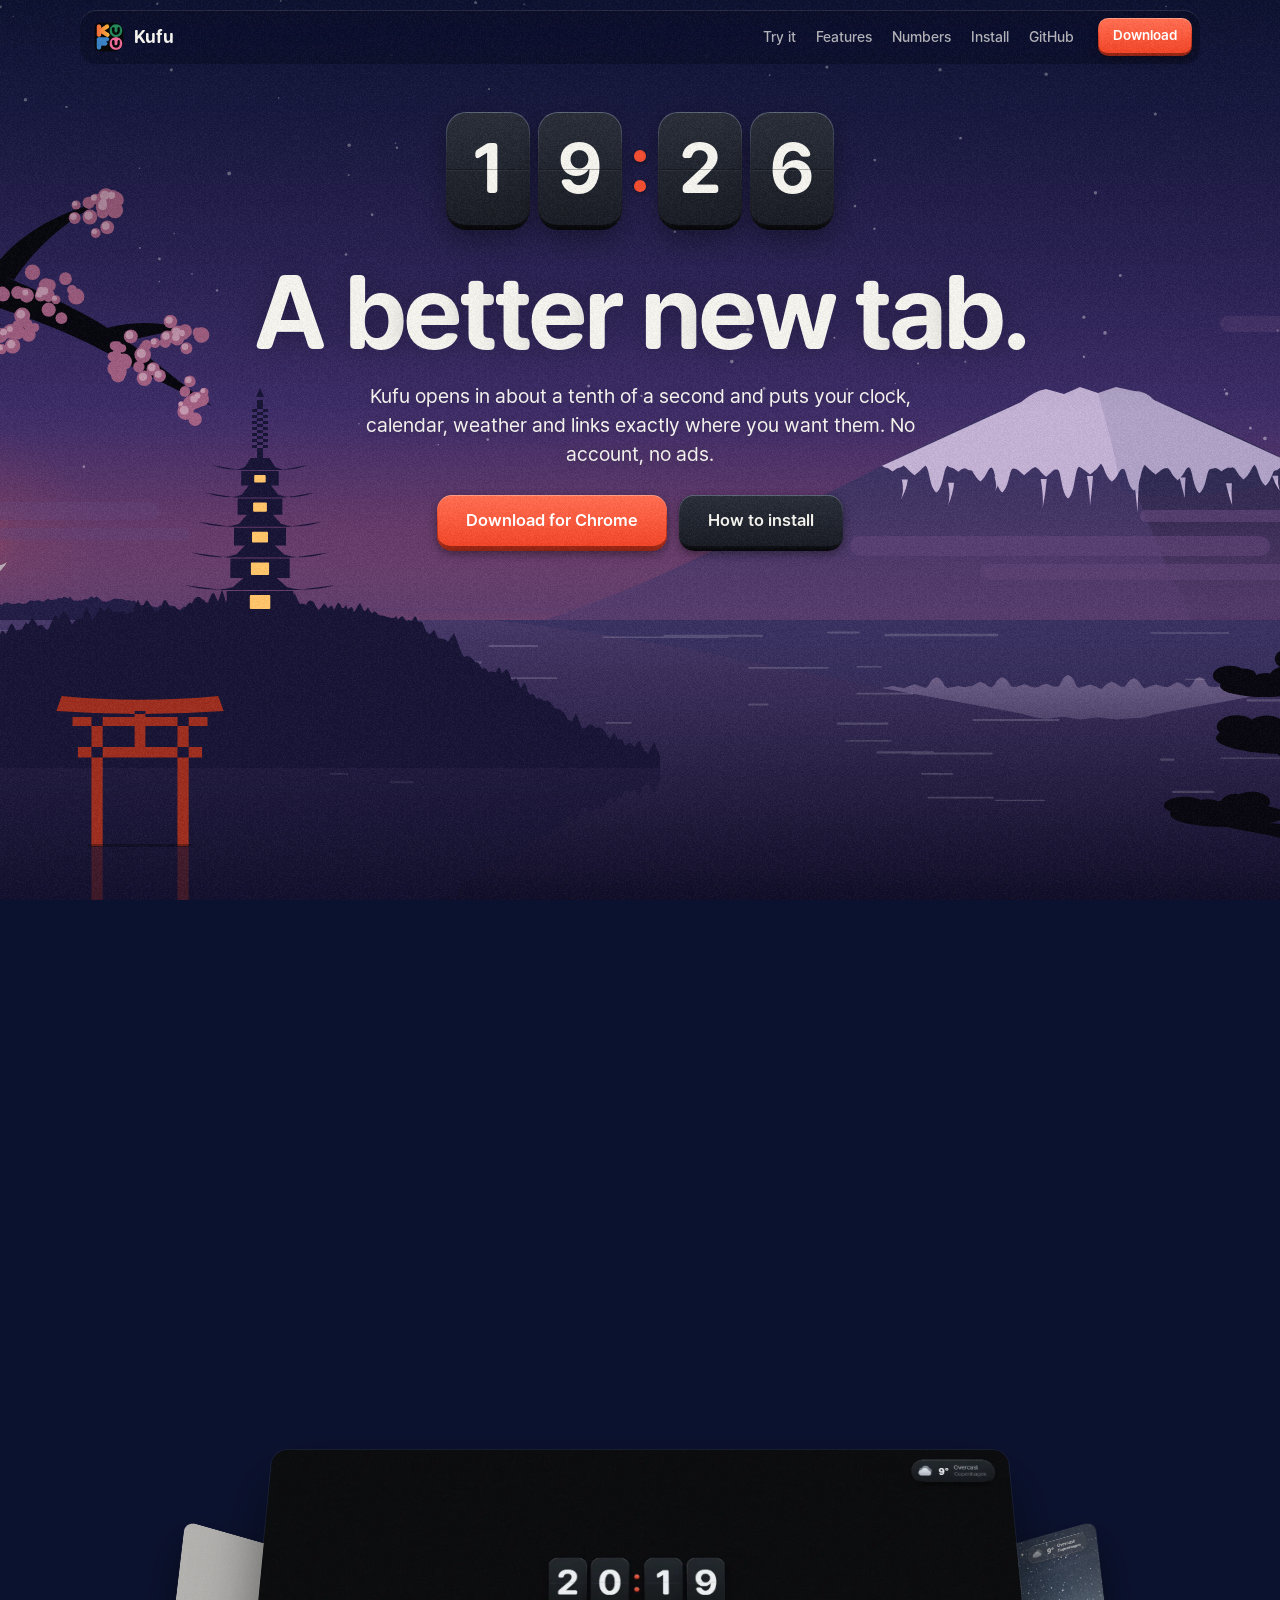
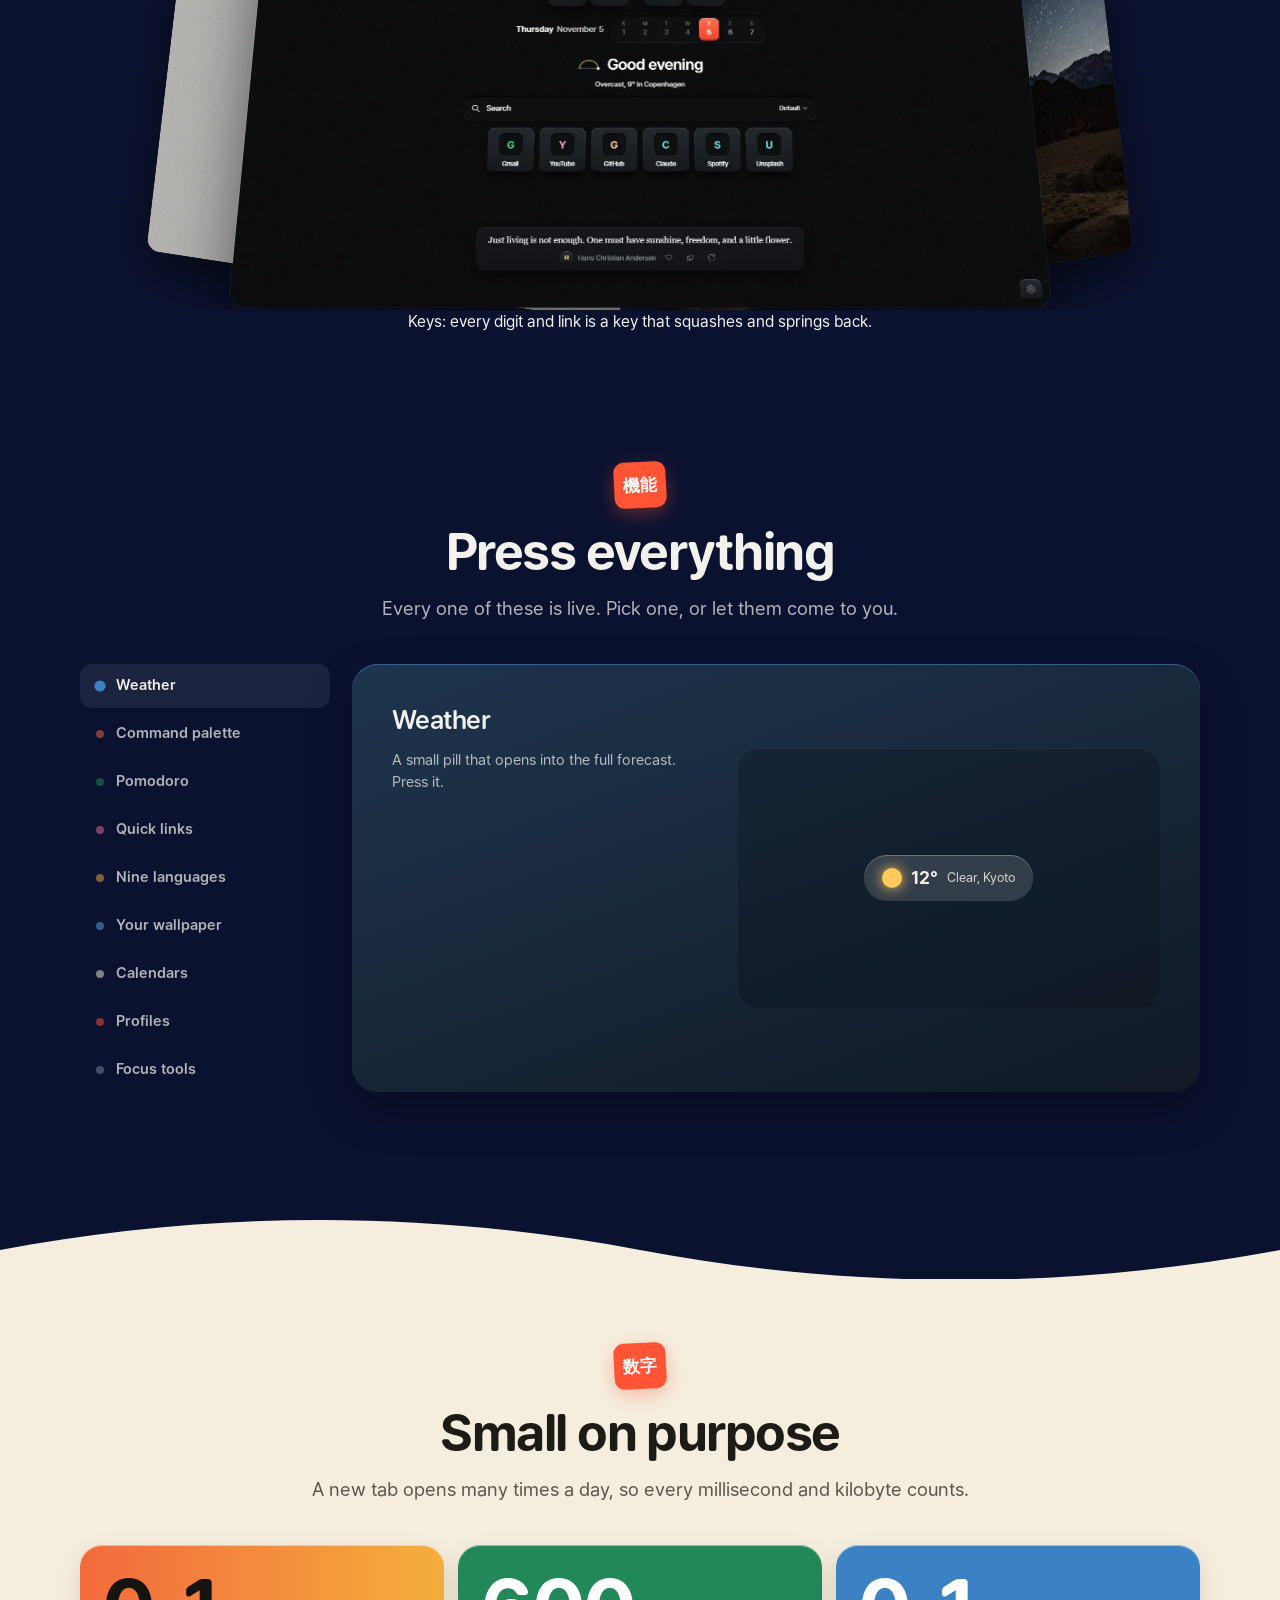
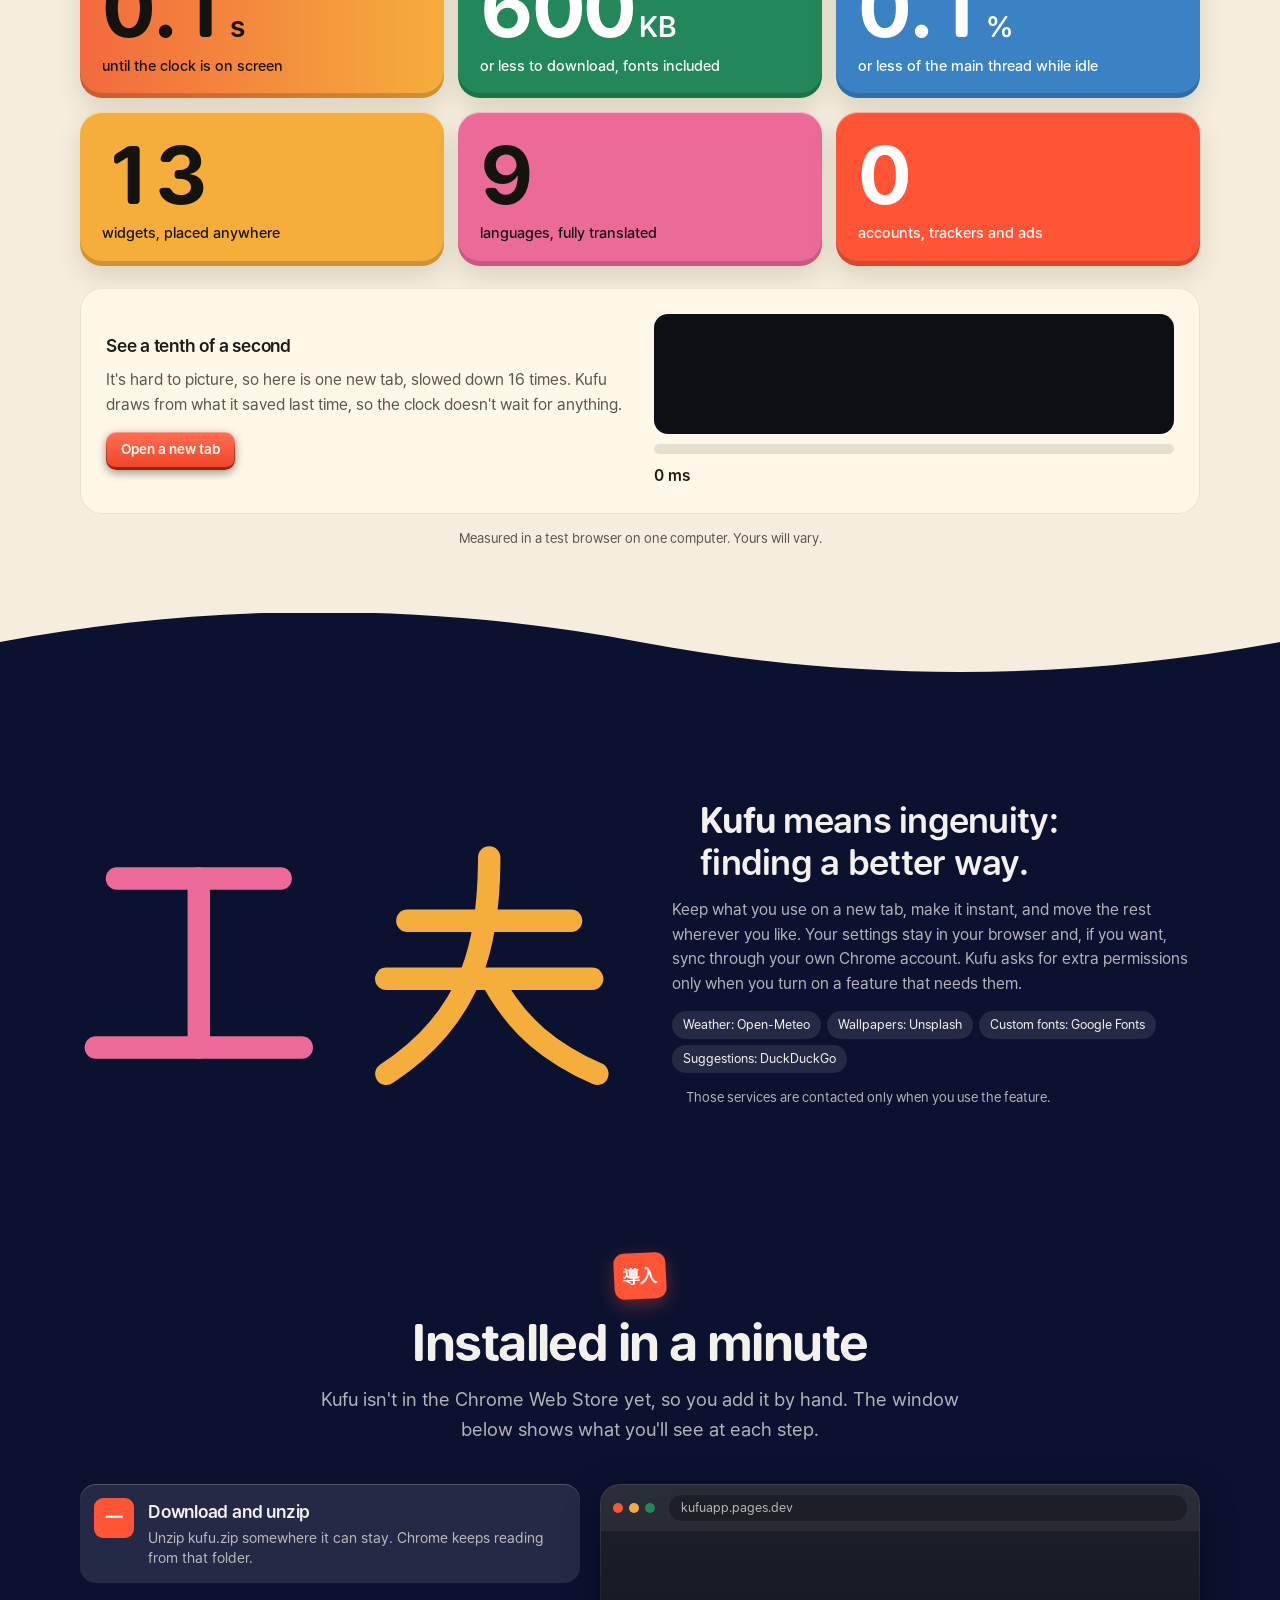
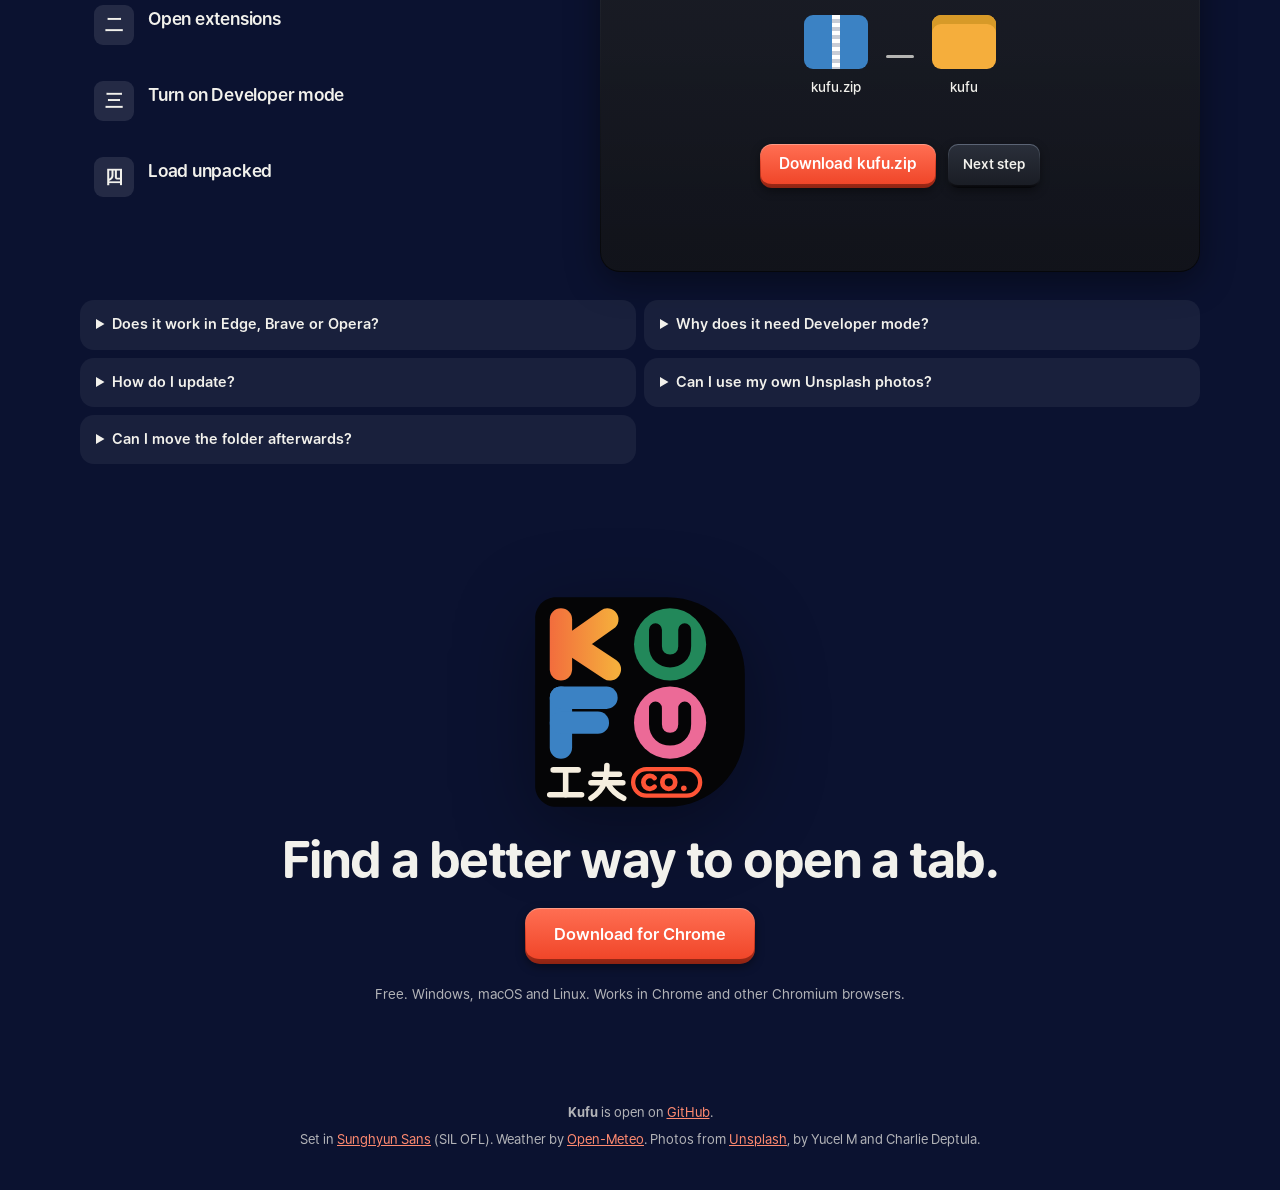
<file: site/index.html>
<!doctype html>
<html lang="en">
<head>
  <meta charset="utf-8">
  <meta name="viewport" content="width=device-width, initial-scale=1">
  <title>Kufu: a better new tab for Chrome</title>
  <meta name="description" content="Kufu is a fast, private new tab page for Chrome. Clock, calendar, weather, links and focus tools, arranged your way. Free download.">
  <meta name="theme-color" content="#0B1230">
  <meta property="og:title" content="Kufu: a better new tab for Chrome">
  <meta property="og:description" content="Fast, private and yours to arrange. Free download.">
  <meta property="og:image" content="shots/glass.webp">
  <link rel="icon" href="icon-48.png">
  <link rel="preload" href="fonts/sunghyun-700-0.woff2" as="font" type="font/woff2" crossorigin>
  <link rel="stylesheet" href="kufu.css">
</head>
<body>
  <div class="grain add" aria-hidden="true"></div>
  <div class="grain sub" aria-hidden="true"></div>

  <header class="top">
    <a class="brand" href="#top"><img src="icon-48.png" alt="" width="30" height="30"><span>Kufu</span></a>
    <nav>
      <a href="#try">Try it</a>
      <a href="#features">Features</a>
      <a href="#numbers">Numbers</a>
      <a href="#install">Install</a>
      <a href="https://github.com/jxfriis/kufu">GitHub</a>
    </nav>
    <a class="accent-btn small" href="https://github.com/jxfriis/kufu/releases/latest/download/kufu.zip">Download</a>
  </header>

  <main id="top">
    <section class="hero" id="hero" data-bg="#0B1230">
      <div class="sky" aria-hidden="true">
<svg class="scene" id="scene" viewBox="0 0 1600 900" preserveAspectRatio="xMidYMax slice" aria-hidden="true" focusable="false">
  <defs>
    <linearGradient id="g-fuji" x1="0" x2="0" y1="0" y2="1"><stop offset="0" style="stop-color:var(--far)"/><stop offset="1" style="stop-color:var(--haze)"/></linearGradient>
    <linearGradient id="g-lake" x1="0" x2="0" y1="0" y2="1"><stop offset="0" style="stop-color:var(--water)"/><stop offset="1" style="stop-color:var(--deep)"/></linearGradient>
    <linearGradient id="g-haze" x1="0" x2="0" y1="0" y2="1"><stop offset="0" style="stop-color:var(--haze)" stop-opacity="0"/><stop offset=".75" style="stop-color:var(--haze)" stop-opacity=".85"/><stop offset="1" style="stop-color:var(--haze)" stop-opacity=".3"/></linearGradient>
    <linearGradient id="g-fade" x1="0" x2="0" y1="0" y2="1"><stop offset="0" stop-color="#fff" stop-opacity=".55"/><stop offset="1" stop-color="#fff" stop-opacity="0"/></linearGradient>
    <mask id="m-reflect"><rect x="0" y="620" width="1600" height="160" fill="url(#g-fade)"/></mask>
    <radialGradient id="g-glow"><stop offset="0" style="stop-color:var(--sun)" stop-opacity=".55"/><stop offset=".35" style="stop-color:var(--sun)" stop-opacity=".18"/><stop offset="1" style="stop-color:var(--sun)" stop-opacity="0"/></radialGradient>
    <mask id="m-moon"><circle r="34" fill="#fff"/><circle cx="15" cy="-10" r="30" fill="#000"/></mask>
  </defs>
  <g class="stars"><circle cx="649" cy="89.1" r="1.1"/><circle cx="532.1" cy="214.7" r="1.4"/><circle cx="1450.4" cy="174.2" r="1.7"/><circle cx="1015" cy="206.1" r="1.3"/><circle cx="1503.3" cy="142.5" r="1.5"/><circle cx="939" cy="119.9" r="1"/><circle cx="1271.6" cy="433.1" r="0.7"/><circle cx="124.4" cy="147.6" r="0.8" class="tw" style="animation-delay:-6s"/><circle cx="352" cy="273.8" r="0.8"/><circle cx="948.7" cy="32.4" r="1.8"/><circle cx="1424.9" cy="438.4" r="1.8"/><circle cx="440.7" cy="0.9" r="0.9" class="tw" style="animation-delay:-0s"/><circle cx="986.9" cy="67" r="1.6"/><circle cx="1100" cy="69.7" r="1.7"/><circle cx="598.3" cy="444.7" r="0.8"/><circle cx="4.8" cy="457.8" r="1.4"/><circle cx="33.6" cy="448.7" r="0.8"/><circle cx="904.4" cy="302.7" r="0.9"/><circle cx="334.3" cy="233.5" r="0.7"/><circle cx="1121.1" cy="324.5" r="1.2" class="tw" style="animation-delay:-0.7s"/><circle cx="1470.4" cy="30.1" r="1.5"/><circle cx="59.3" cy="437" r="1.7"/><circle cx="1526.9" cy="357.3" r="1.1"/><circle cx="1164.3" cy="436.3" r="1.1"/><circle cx="647.8" cy="439.6" r="1.3"/><circle cx="994.4" cy="337.8" r="1"/><circle cx="676.4" cy="54.1" r="1"/><circle cx="1590.6" cy="273.8" r="1.7"/><circle cx="319.3" cy="281.6" r="0.8"/><circle cx="891.8" cy="361.6" r="1.8"/><circle cx="299.4" cy="168.3" r="0.8"/><circle cx="834.8" cy="231.8" r="1.3"/><circle cx="579.9" cy="348.2" r="0.6"/><circle cx="866.7" cy="55.7" r="1.5"/><circle cx="377.1" cy="290.4" r="1.2" class="tw" style="animation-delay:-4.6s"/><circle cx="1316.6" cy="459.5" r="1.8"/><circle cx="1534.2" cy="3" r="1.6"/><circle cx="1158.5" cy="447.4" r="0.6" class="tw" style="animation-delay:-0.5s"/><circle cx="173.2" cy="16.4" r="0.6"/><circle cx="1513.2" cy="51.6" r="0.8" class="tw" style="animation-delay:-4s"/><circle cx="389.2" cy="173.4" r="1.9"/><circle cx="1078" cy="363.5" r="1.1"/><circle cx="97.9" cy="66.5" r="1.6"/><circle cx="243.9" cy="466.6" r="1.3" class="tw" style="animation-delay:-1.3s"/><circle cx="964.2" cy="43.7" r="0.7"/><circle cx="1034.5" cy="228.7" r="1.2"/><circle cx="120.4" cy="151" r="1" class="tw" style="animation-delay:-0s"/><circle cx="661.5" cy="18.2" r="0.9"/><circle cx="1243.9" cy="356.7" r="1.2"/><circle cx="1539.9" cy="381.1" r="1.5"/><circle cx="556.9" cy="147.7" r="1.2"/><circle cx="907.9" cy="329.4" r="1.5"/><circle cx="1166.4" cy="437.9" r="1.7"/><circle cx="700.9" cy="189.9" r="1.8"/><circle cx="572.4" cy="14.9" r="1"/><circle cx="1133.4" cy="339.9" r="1.8"/><circle cx="331.3" cy="69.8" r="1.6" class="tw" style="animation-delay:-5.5s"/><circle cx="1280.3" cy="275.5" r="1.5"/><circle cx="708.8" cy="429.3" r="1.3"/><circle cx="432.9" cy="307.2" r="1.2"/><circle cx="300" cy="247.9" r="0.9"/><circle cx="1315.3" cy="113.9" r="1.5"/><circle cx="185.5" cy="99.8" r="1.8" class="tw" style="animation-delay:-0.8s"/><circle cx="635.6" cy="2.4" r="1.5"/><circle cx="276.8" cy="59.3" r="1.8"/><circle cx="280.3" cy="25.7" r="1.4" class="tw" style="animation-delay:-4.9s"/><circle cx="946.5" cy="348.3" r="0.8"/><circle cx="1143.7" cy="487.6" r="1.3"/><circle cx="1243.9" cy="317.2" r="1.6"/><circle cx="160.4" cy="6.8" r="1.4"/><circle cx="929.8" cy="75.1" r="0.9"/><circle cx="1007.2" cy="389" r="0.9"/><circle cx="84.4" cy="309.7" r="1.1"/><circle cx="1055.4" cy="383.6" r="0.7"/><circle cx="801.4" cy="395.9" r="1.2"/><circle cx="1265" cy="332.9" r="1.8"/><circle cx="304.4" cy="328.1" r="0.8" class="tw" style="animation-delay:-5.7s"/><circle cx="1527.7" cy="9.3" r="0.7"/><circle cx="1505.2" cy="427.7" r="1.8"/><circle cx="317.2" cy="3.8" r="1.2"/><circle cx="226.5" cy="106.9" r="1.2"/><circle cx="88" cy="6.6" r="0.7"/><circle cx="748.7" cy="385.9" r="1.5"/><circle cx="1120.6" cy="138.2" r="1.4"/><circle cx="1233" cy="492.6" r="1.5"/><circle cx="1284.3" cy="43.9" r="0.7"/><circle cx="1034.8" cy="160.1" r="1.3"/><circle cx="791.1" cy="27.3" r="0.7" class="tw" style="animation-delay:-2.1s"/><circle cx="551.4" cy="54.7" r="1.4" class="tw" style="animation-delay:-0.3s"/><circle cx="2.6" cy="404.5" r="1.7" class="tw" style="animation-delay:-4.6s"/><circle cx="509.2" cy="145.3" r="1.8"/><circle cx="18.6" cy="515.2" r="0.9"/><circle cx="684.1" cy="4.4" r="0.8"/><circle cx="1206.2" cy="74.3" r="1.7"/><circle cx="508.7" cy="174.9" r="1"/><circle cx="1410.4" cy="427.9" r="1.5"/><circle cx="1386.7" cy="393.7" r="1.7"/><circle cx="1552.6" cy="310.1" r="1"/><circle cx="518.9" cy="423.8" r="0.8"/><circle cx="1053.6" cy="391.2" r="1.2"/><circle cx="1326.1" cy="6.3" r="0.9" class="tw" style="animation-delay:-0.1s"/><circle cx="924.1" cy="388.4" r="1.4"/><circle cx="1384.7" cy="389.4" r="0.9"/><circle cx="735.5" cy="137.2" r="1.3"/><circle cx="828.2" cy="136.1" r="1.2"/><circle cx="1125.3" cy="361.7" r="1"/><circle cx="982.4" cy="226.1" r="1.8"/><circle cx="506" cy="254.5" r="1.3"/><circle cx="913.7" cy="40.5" r="0.9" class="tw" style="animation-delay:-2s"/><circle cx="1014.3" cy="431.1" r="1.4"/><circle cx="555.7" cy="143.3" r="0.8" class="tw" style="animation-delay:-0.3s"/><circle cx="761.7" cy="132.1" r="0.7"/><circle cx="645.8" cy="174" r="0.7"/><circle cx="438.7" cy="97.9" r="0.8" class="tw" style="animation-delay:-2.6s"/><circle cx="319.4" cy="258.9" r="1.4"/><circle cx="1255.5" cy="192.8" r="1.7"/><circle cx="192.9" cy="268.7" r="1.6"/><circle cx="927.9" cy="496.3" r="1"/><circle cx="59.9" cy="21.6" r="1"/><circle cx="1437.7" cy="330.5" r="1.3"/></g>
  <g class="sun" id="sun"><circle class="glow" r="300" fill="url(#g-glow)"/><circle class="disc" r="46"/></g>
  <g class="moon" id="moon"><circle class="mglow" r="120" fill="url(#g-glow)"/><circle r="34" class="mdisc" mask="url(#m-moon)"/></g>
  <g class="layer" data-depth="4">
    <g class="kasumi k-far"><rect x="-40" y="486" width="360" height="18" rx="9"/><rect x="90" y="512" width="260" height="12" rx="6"/><rect x="1380" y="300" width="300" height="16" rx="8"/><rect x="1450" y="326" width="200" height="10" rx="5"/></g>
    <path class="fuji" d="M650 620C842 570 986 466 1186 384Q1194 375 1206 373L1224 378L1240 371L1258 377L1276 371L1294 375Q1306 375 1314 384C1514 466 1658 570 1850 620Z" fill="url(#g-fuji)"/>
    <path class="fuji-shade" d="M1258 377L1276 371L1294 375Q1306 375 1314 384C1514 466 1658 570 1850 620L1360 620C1320 540 1280 440 1258 377Z"/>
    <path class="snow" d="M1181.2 386Q1194 375 1206 373L1224 378L1240 371L1258 377L1276 371L1294 375Q1306 375 1314 384L1458.3 450C1453.9 453 1454.8 447.6 1447.4 453.6C1439.9 447.6 1440.8 453 1436.4 454.4C1432 453 1432.9 463.7 1425.4 469.7C1418 463.7 1418.9 453 1414.5 448.7C1410.1 453 1411 457.4 1403.5 463.4C1396.1 457.4 1396.9 453 1392.5 451.3C1388.2 453 1389 449.5 1381.6 455.5C1374.1 449.5 1375 453 1370.6 453C1366.2 453 1367.1 471.2 1359.6 477.2C1352.2 471.2 1353.1 453 1348.7 451.3C1344.3 453 1345.2 458.3 1337.7 464.3C1330.3 458.3 1331.1 453 1326.8 452.1C1322.4 453 1323.2 452.6 1315.8 458.6C1308.3 452.6 1309.2 453 1304.8 448.9C1300.4 453 1301.3 468.6 1293.9 474.6C1286.4 468.6 1287.3 453 1282.9 452.7C1278.5 453 1279.4 459.6 1271.9 465.6C1264.5 459.6 1265.4 453 1261 447.4C1256.6 453 1257.5 452.5 1250 458.5C1242.5 452.5 1243.4 453 1239 450.7C1234.6 453 1235.5 476.6 1228.1 482.6C1220.6 476.6 1221.5 453 1217.1 453.5C1212.7 453 1213.6 454.8 1206.1 460.8C1198.7 454.8 1199.6 453 1195.2 451.1C1190.8 453 1191.7 453.2 1184.2 459.2C1176.8 453.2 1177.6 453 1173.2 452.5C1168.9 453 1169.7 470.6 1162.3 476.6C1154.8 470.6 1155.7 453 1151.3 451.6C1146.9 453 1147.8 459.5 1140.4 465.5C1132.9 459.5 1133.8 453 1129.4 454.3C1125 453 1125.9 449.7 1118.4 455.7C1111 449.7 1111.8 453 1107.5 449.7C1103.1 453 1103.9 470.6 1096.5 476.6C1089 470.6 1089.9 453 1085.5 449.7C1081.1 453 1082 453.2 1074.6 459.2C1067.1 453.2 1068 453 1063.6 449.4C1059.2 453 1060.1 449.5 1052.6 455.5C1045.2 449.5 1046.1 453 1041.7 449.4L1041.7 450Z"/>
    <g class="snow"><path d="M1061.8 463.6Q1064.8 476 1060.4 484.2Q1066.8 473.9 1067.8 463.6Z"/><path d="M1108.1 466.8Q1111.1 480.6 1107.8 489.8Q1113.1 478.3 1114.1 466.8Z"/><path d="M1154.4 460.7Q1157.4 469.4 1155.2 475.1Q1159.4 467.9 1160.4 460.7Z"/><path d="M1200.7 463.1Q1203.7 480.6 1202.6 492.3Q1205.7 477.7 1206.7 463.1Z"/><path d="M1247 459.9Q1250 477.8 1250 489.7Q1252 474.8 1253 459.9Z"/><path d="M1293.3 458.5Q1296.3 481.1 1297.4 496.2Q1298.3 477.4 1299.3 458.5Z"/><path d="M1339.6 461.4Q1342.6 473.9 1344.8 482.1Q1344.6 471.8 1345.6 461.4Z"/><path d="M1385.9 467.2Q1388.9 480.4 1392.2 489.2Q1390.9 478.2 1391.9 467.2Z"/><path d="M1432.2 459.7Q1435.2 468.7 1439.6 474.8Q1437.2 467.2 1438.2 459.7Z"/></g>
    <path class="snow-shade" d="M1258 377L1276 371L1294 375Q1306 375 1314 384L1458.3 450C1438.3 480 1290 490 1280 470C1274 430 1264 400 1258 377Z"/>
    <g class="kasumi k-mid"><rect x="1010" y="520" width="420" height="20" rx="10"/><rect x="1140" y="548" width="520" height="16" rx="8"/><rect x="1300" y="494" width="240" height="12" rx="6"/></g>
  </g>
  <rect class="haze" x="0" y="520" width="1600" height="120" fill="url(#g-haze)"/>
  <g class="layer" data-depth="9">
    <path class="hill-far" d="M0 640L0 608.2L2 608L4 605.9L6 603.9L8 603.4L10 604.7L12 603.2L14 602.3L16 603.8L18 605L20 604.2L22 604.1L24 603.4L26 602.8L28 600.6L30 599.5L32 599.4L34 600.6L36 600.5L38 597.6L40 595.9L42 594.8L44 594.3L46 594.3L48 595.1L50 596.9L52 595.7L54 595L56 592.7L58 590.1L60 590.3L62 591.7L64 592.5L66 589.1L68 586.9L70 589L72 588.1L74 587.6L76 587.5L78 586.8L80 586L82 585.1L84 582.6L86 582.3L88 580.1L90 579.4L92 580.8L94 579.2L96 579.1L98 577.6L100 577.2L102 577.9L104 576.1L106 576L108 575.3L110 574.5L112 576.8L114 577.2L116 576.8L118 574.3L120 575.9L122 575.2L124 574.8L126 575.1L128 574.3L130 573.8L132 573.8L134 574.1L136 574.4L138 573.5L140 571.2L142 569L144 570L146 571.6L148 571.1L150 571.9L152 571.2L154 569.5L156 570.3L158 569.4L160 568.5L162 568.7L164 567.1L166 566.5L168 566.5L170 567.3L172 567.9L174 567.8L176 568L178 566.7L180 567.1L182 567.9L184 567.7L186 567.4L188 566.2L190 564.5L192 564.4L194 565.1L196 564.4L198 564.2L200 564.6L202 565.6L204 565.4L206 563.7L208 562.5L210 563.9L212 564L214 563.4L216 563.6L218 561.9L220 562.1L222 562.6L224 560.6L226 561.6L228 562.5L230 560.5L232 563.1L234 564.8L236 564.5L238 565.1L240 564.3L242 564.7L244 562.9L246 563.3L248 563.3L250 561L252 560.3L254 562.3L256 560.5L258 561.3L260 563.3L262 565.2L264 565.4L266 565.8L268 565.2L270 564.7L272 563.6L274 562.8L276 562.6L278 562.9L280 563.1L282 563L284 563.5L286 564.7L288 564L290 564.4L292 565.3L294 564.2L296 566.1L298 568.2L300 568.9L302 569.3L304 569.1L306 568.2L308 568.2L310 568.8L312 570.4L314 570.8L316 571.2L318 571.2L320 569.2L322 570.2L324 570.2L326 570.5L328 570L330 569.5L332 569.7L334 570.6L336 572.4L338 573.3L340 574.1L342 572.1L344 570.4L346 571L348 573.3L350 574.6L352 576.3L354 576.3L356 574.6L358 573L360 572.6L362 574.7L364 574.7L366 575.4L368 576.8L370 579.6L372 580.2L374 577.8L376 575.8L378 576.2L380 577.3L382 577.3L384 579L386 578.4L388 580.7L390 582L392 581.8L394 581.2L396 578.6L398 579.2L400 582.5L402 581.5L404 582.5L406 583.2L408 583.4L410 584.9L412 584.5L414 584.6L416 584.2L418 583L420 583.3L422 583.8L424 582.3L426 583.7L428 585.9L430 587.8L432 587.8L434 585.7L436 584.6L438 587.1L440 590.1L442 590L444 588.9L446 587.3L448 587.4L450 588.6L452 588.3L454 590.3L456 591.9L458 591.4L460 591.9L462 591.5L464 591.5L466 591.9L468 592.6L470 592L472 592.9L474 594.9L476 595.7L478 595.2L480 594L482 595.1L484 595.5L486 595.5L488 596L490 594.6L492 595.7L494 594.4L496 594.5L498 596.4L500 594.2L502 595.9L504 597.6L506 597.6L508 598.2L510 598.2L512 597.9L514 598.2L516 599.1L518 599L520 599.1L522 599.6L524 598.1L526 596.1L528 598.4L530 601.1L532 600.5L534 600.5L536 600.3L538 600.1L540 601.9L542 602.5L544 602.1L546 603.3L548 603.7L550 602.6L552 604.5L554 602.7L556 602.3L558 602.9L560 604.3L562 603.2L564 603L566 604.3L568 603.3L570 602.1L572 604L574 605.6L576 604.7L578 604.5L580 603.8L582 603.7L584 603.9L586 604.7L588 606L590 607.4L592 607.2L594 607.3L596 607.5L598 606.7L600 607.2L602 608.1L604 607.7L606 608.5L608 605.3L610 604.6L612 605.4L614 608.2L616 608.7L618 609L620 609L622 607.2L624 608.3L626 608.2L628 609L630 608.9L632 608.9L634 609.4L636 607.9L638 606.5L640 608L642 609.5L644 609.6L646 610.3L648 611.9L650 611.2L652 610.9L654 610.3L656 610.2L658 610.5L660 611.1L662 611.5L664 612.2L666 611.2L668 611.5L670 612.5L672 612.4L674 612.9L676 612.9L678 611.2L680 611.7L682 611.8L684 610.5L686 611.4L688 610.9L690 610.8L692 612.1L694 613.6L696 613.5L698 613.8L700 612.7L702 610.7L704 611.2L706 612.9L708 612.6L710 612.8L712 613.5L714 615.1L716 616.8L718 617L720 616.9L722 614.8L724 614L726 614.2L728 615.6L730 616.7L732 614.6L734 612.7L736 613.2L738 615.3L740 616.1L742 616.9L744 618.8L746 618.7L748 618.7L750 617.3L752 617.9L754 617.3L756 616.4L758 616.2L760 616.8L760 640Z"/>
    <path class="hill-far" d="M1320 640L1320 617.2L1322 618.1L1324 616.8L1326 615.8L1328 616.7L1330 615.6L1332 615L1334 614.8L1336 615.1L1338 615.5L1340 613.9L1342 613.4L1344 614.4L1346 611.9L1348 610.7L1350 610.7L1352 612.7L1354 612.7L1356 612.3L1358 612.2L1360 611.6L1362 611L1364 610.8L1366 609.7L1368 609.1L1370 608.1L1372 605.8L1374 605.9L1376 604.1L1378 603.4L1380 603.7L1382 604L1384 601.4L1386 602.6L1388 604.3L1390 601.5L1392 599.8L1394 598.8L1396 598.4L1398 598.5L1400 598.5L1402 599.9L1404 599.7L1406 599.4L1408 598.7L1410 596.8L1412 596.6L1414 597.8L1416 597.5L1418 596.4L1420 597.1L1422 596.6L1424 594.5L1426 595L1428 594L1430 593.5L1432 593.3L1434 593.6L1436 592.1L1438 592L1440 593.1L1442 592.6L1444 592.6L1446 591.1L1448 589.2L1450 589.2L1452 590.8L1454 592.2L1456 592.3L1458 592.2L1460 591.7L1462 591.1L1464 590.7L1466 590.1L1468 587.9L1470 586.5L1472 588.1L1474 589.8L1476 588.5L1478 588.7L1480 589.6L1482 587L1484 586.8L1486 586.9L1488 585.9L1490 587.4L1492 588.6L1494 588.7L1496 588.8L1498 588.3L1500 588.2L1502 586.2L1504 586.6L1506 585.4L1508 584.8L1510 587L1512 587.6L1514 588.3L1516 586.8L1518 585.7L1520 585.4L1522 585.9L1524 585L1526 583.8L1528 584.2L1530 582.4L1532 583.8L1534 582.8L1536 582.2L1538 582.4L1540 583.6L1542 584.8L1544 585.3L1546 584.7L1548 584L1550 582.7L1552 582.2L1554 581.8L1556 580.9L1558 580.7L1560 580.9L1562 579.9L1564 579.7L1566 580.4L1568 580.1L1570 581.3L1572 581.2L1574 580.6L1576 579.9L1578 579.6L1580 579.6L1582 579.2L1584 579.3L1586 580L1588 579.8L1590 579.3L1592 580.2L1594 579.9L1596 580.3L1598 580.3L1600 581.3L1600 640Z"/>
  </g>
  <rect x="0" y="620" width="1600" height="280" fill="url(#g-lake)"/>
  <g mask="url(#m-reflect)"><path class="fuji-reflect" d="M650 620C842 570 986 466 1186 384Q1194 375 1206 373L1224 378L1240 371L1258 377L1276 371L1294 375Q1306 375 1314 384C1514 466 1658 570 1850 620Z" transform="translate(0 868) scale(1 -0.4)"/><path class="snow-reflect" d="M1181.2 386Q1194 375 1206 373L1224 378L1240 371L1258 377L1276 371L1294 375Q1306 375 1314 384L1458.3 450C1453.9 453 1454.8 447.6 1447.4 453.6C1439.9 447.6 1440.8 453 1436.4 454.4C1432 453 1432.9 463.7 1425.4 469.7C1418 463.7 1418.9 453 1414.5 448.7C1410.1 453 1411 457.4 1403.5 463.4C1396.1 457.4 1396.9 453 1392.5 451.3C1388.2 453 1389 449.5 1381.6 455.5C1374.1 449.5 1375 453 1370.6 453C1366.2 453 1367.1 471.2 1359.6 477.2C1352.2 471.2 1353.1 453 1348.7 451.3C1344.3 453 1345.2 458.3 1337.7 464.3C1330.3 458.3 1331.1 453 1326.8 452.1C1322.4 453 1323.2 452.6 1315.8 458.6C1308.3 452.6 1309.2 453 1304.8 448.9C1300.4 453 1301.3 468.6 1293.9 474.6C1286.4 468.6 1287.3 453 1282.9 452.7C1278.5 453 1279.4 459.6 1271.9 465.6C1264.5 459.6 1265.4 453 1261 447.4C1256.6 453 1257.5 452.5 1250 458.5C1242.5 452.5 1243.4 453 1239 450.7C1234.6 453 1235.5 476.6 1228.1 482.6C1220.6 476.6 1221.5 453 1217.1 453.5C1212.7 453 1213.6 454.8 1206.1 460.8C1198.7 454.8 1199.6 453 1195.2 451.1C1190.8 453 1191.7 453.2 1184.2 459.2C1176.8 453.2 1177.6 453 1173.2 452.5C1168.9 453 1169.7 470.6 1162.3 476.6C1154.8 470.6 1155.7 453 1151.3 451.6C1146.9 453 1147.8 459.5 1140.4 465.5C1132.9 459.5 1133.8 453 1129.4 454.3C1125 453 1125.9 449.7 1118.4 455.7C1111 449.7 1111.8 453 1107.5 449.7C1103.1 453 1103.9 470.6 1096.5 476.6C1089 470.6 1089.9 453 1085.5 449.7C1081.1 453 1082 453.2 1074.6 459.2C1067.1 453.2 1068 453 1063.6 449.4C1059.2 453 1060.1 449.5 1052.6 455.5C1045.2 449.5 1046.1 453 1041.7 449.4L1041.7 450Z" transform="translate(0 868) scale(1 -0.4)"/></g>
  <g class="sunpath" id="sunpath"><rect x="-31.5" y="632" width="62.4" height="2" rx="1"/><rect x="-28.7" y="641.6" width="66" height="2.1" rx="1"/><rect x="-32.3" y="652.4" width="70.8" height="2.2" rx="1"/><rect x="-40.4" y="664.4" width="64.9" height="2.2" rx="1"/><rect x="-23.2" y="677.6" width="54.7" height="2.3" rx="1"/><rect x="-36.7" y="692" width="58.5" height="2.4" rx="1"/><rect x="-21" y="707.6" width="55.6" height="2.5" rx="1"/><rect x="-12.8" y="724.4" width="40.1" height="2.6" rx="1"/><rect x="-25.8" y="742.4" width="53.2" height="2.6" rx="1"/><rect x="-21" y="761.6" width="55.3" height="2.7" rx="1"/><rect x="-34.1" y="782" width="54" height="2.8" rx="1"/><rect x="-25.9" y="803.6" width="47.5" height="2.9" rx="1"/><rect x="-28.4" y="826.4" width="43.6" height="3" rx="1"/><rect x="-23.8" y="850.4" width="34.1" height="3" rx="1"/><rect x="-16.5" y="875.6" width="28.9" height="3.1" rx="1"/><rect x="-15.1" y="902" width="26.6" height="3.2" rx="1"/><rect x="-10" y="929.6" width="16.7" height="3.3" rx="1"/><rect x="-7.1" y="958.4" width="23.8" height="3.4" rx="1"/></g>
  <g class="shimmer"><rect x="296.8" y="720.9" width="81.5" height="2.1" rx="1"/><rect x="1521.7" y="746.1" width="59.6" height="1.4" rx="1"/><rect x="823.5" y="634.8" width="99.6" height="1.9" rx="1"/><rect x="72.8" y="747.7" width="67.1" height="2" rx="1"/><rect x="1087.6" y="796.8" width="65.9" height="1.8" rx="1"/><rect x="907.9" y="667.1" width="81" height="1.6" rx="1"/><rect x="1044.5" y="633.8" width="113.8" height="2.4" rx="1"/><rect x="1501.2" y="682.3" width="88.6" height="1.8" rx="1"/><rect x="387.2" y="735.8" width="30.7" height="1.6" rx="1"/><rect x="908.2" y="703.5" width="20.6" height="2.1" rx="1"/><rect x="489.7" y="772.9" width="18.9" height="1.9" rx="1"/><rect x="463.9" y="701.8" width="45.1" height="1.1" rx="1"/><rect x="1016.2" y="692.8" width="56.9" height="1.7" rx="1"/><rect x="996.7" y="722.4" width="51.9" height="2.3" rx="1"/><rect x="1331.9" y="790.7" width="42.4" height="2.4" rx="1"/><rect x="1005.2" y="740.3" width="46.7" height="1.1" rx="1"/><rect x="1345.1" y="678.7" width="20.3" height="1.2" rx="1"/><rect x="354.4" y="670.7" width="83.8" height="1.4" rx="1"/><rect x="491.3" y="654" width="97.4" height="1.9" rx="1"/><rect x="1320.1" y="758.5" width="14.6" height="2.3" rx="1"/><rect x="116.2" y="760.6" width="84.1" height="1.3" rx="1"/><rect x="762.7" y="636.6" width="126" height="1.4" rx="1"/><rect x="1132.6" y="719" width="87" height="2.1" rx="1"/><rect x="986.8" y="631.6" width="32.5" height="2" rx="1"/><rect x="648.5" y="644.9" width="49.7" height="2.1" rx="1"/><rect x="250.9" y="744.9" width="63.8" height="2.3" rx="1"/><rect x="1154.7" y="799.7" width="50.7" height="1.2" rx="1"/><rect x="550.2" y="781.2" width="23.4" height="2" rx="1"/><rect x="1576" y="701.6" width="58.3" height="1.6" rx="1"/><rect x="163.4" y="723.8" width="71" height="1.2" rx="1"/><rect x="538.3" y="661.3" width="103.4" height="2.4" rx="1"/><rect x="765.6" y="722" width="26.3" height="1.7" rx="1"/><rect x="1310.1" y="632.2" width="79.2" height="1.6" rx="1"/><rect x="1016.6" y="665.9" width="24.9" height="1.6" rx="1"/><rect x="32.8" y="652.1" width="105.4" height="2.3" rx="1"/><rect x="1071" y="752.4" width="81.8" height="2" rx="1"/><rect x="1081.2" y="773" width="32.3" height="1.7" rx="1"/><rect x="142.7" y="630.2" width="33.4" height="1.1" rx="1"/><rect x="354.6" y="717.7" width="25.9" height="1.5" rx="1"/><rect x="392.7" y="741.3" width="33.9" height="2" rx="1"/><rect x="1380.5" y="757.5" width="64.6" height="1.3" rx="1"/><rect x="646.7" y="677.2" width="70.7" height="1.8" rx="1"/><rect x="1406.4" y="699.2" width="66.7" height="2.2" rx="1"/><rect x="1557" y="699.4" width="49.1" height="2" rx="1"/><rect x="1537.2" y="789.2" width="27.9" height="2.3" rx="1"/><rect x="1036.5" y="751.3" width="57.5" height="2.3" rx="1"/></g>
  <g class="layer" data-depth="16">
    <path class="hill-reflect" d="M-10 704L-10 641.8L-8 643.9L-6 644.8L-4 643.2L-2 642.6L0 638.4L2 634L4 629.8L6 631.7L8 634.2L10 636.4L12 635.5L14 635L16 635.2L18 636L20 638L22 638.5L24 636.6L26 635.1L28 634L30 633.3L32 629.7L34 626.1L36 627.6L38 623.1L40 618.4L42 615.1L44 617.1L46 619.4L48 622.1L50 620.6L52 618.9L54 612.5L56 606.6L58 601.2L60 603.5L62 606.8L64 607.3L66 608.3L68 609.5L70 610.1L72 607L74 606.3L76 603L78 600.5L80 598.8L82 598.1L84 598L86 598.7L88 600.6L90 598.6L92 598.5L94 598L96 595.8L98 596.4L100 597.1L102 594.7L104 594.4L106 593.2L108 590.8L110 587L112 583.2L114 580.7L116 579.1L118 578.2L120 578.1L122 578.9L124 579.3L126 581.4L128 583.9L130 584.2L132 584.5L134 586.5L136 581.6L138 576L140 572.4L142 576.4L144 575L146 569.4L148 570.5L150 572.5L152 569.9L154 568.9L156 569.5L158 572.1L160 570.8L162 566.5L164 567.7L166 570.4L168 565.7L170 561.2L172 559.5L174 562.8L176 566.4L178 565.7L180 565.8L182 565.2L184 561.8L186 558.6L188 560.5L190 557.5L192 553.5L194 555.7L196 558.8L198 562.2L200 560.9L202 561L204 563L206 565.2L208 565.8L210 561.5L212 557.1L214 553L216 551.2L218 554.4L220 553.4L222 549.5L224 547L226 550.1L228 553.3L230 556.8L232 560.7L234 557.6L236 555.7L238 554.6L240 554.3L242 554.7L244 549.1L246 543.2L248 545.3L250 550.9L252 556.7L254 554.2L256 550.3L258 546.7L260 543.2L262 544.7L264 547.6L266 546.1L268 543L270 544.2L272 546.8L274 548.4L276 548.1L278 548.1L280 548.7L282 547.8L284 547.4L286 548.4L288 550.3L290 548L292 549.1L294 544.4L296 539.4L298 535.7L300 539.9L302 544.3L304 540.2L306 536.4L308 536.9L310 540.3L312 544L314 548.1L316 546.3L318 547.8L320 544.2L322 540.1L324 536.3L326 536.2L328 539.6L330 543.3L332 544L334 541.7L336 543.5L338 545.5L340 547.6L342 546.1L344 545L346 542.4L348 539.9L350 538.4L352 539.5L354 535.5L356 533.4L358 532.7L360 533.2L362 535.2L364 536.3L366 538.8L368 538.4L370 533.7L372 529.4L374 529.1L376 533.1L378 537.5L380 531.7L382 525.5L384 531.6L386 538.5L388 532.9L390 528L392 534.1L394 541.1L396 539.9L398 540.5L400 542.2L402 540.6L404 536.9L406 537.7L408 541.6L410 541.8L412 539.5L414 535L416 532.5L418 531.2L420 530.9L422 531.4L424 532.8L426 535.4L428 539.8L430 541.2L432 540.7L434 540.6L436 541L438 541.8L440 543.1L442 541.5L444 540.4L446 539.5L448 539.6L450 539.4L452 534.1L454 529.3L456 531.7L458 537L460 539.9L462 539.4L464 540L466 540.8L468 537.8L470 536.6L472 536.9L474 538.6L476 542.3L478 545.8L480 545L482 542.1L484 539.3L486 541.2L488 544.4L490 542.4L492 541.6L494 546L496 542.3L498 538.6L500 540L502 544.3L504 544.1L506 540.9L508 545.7L510 543.8L512 543.1L514 548L516 545L518 541.5L520 539L522 542.9L524 547.1L526 546.4L528 543.2L530 547.2L532 549.3L534 547.3L536 547.9L538 550.6L540 551.4L542 551.4L544 551.8L546 552.6L548 553.3L550 553.5L552 554.1L554 554.1L556 552.1L558 555.7L560 553.8L562 551.9L564 553.8L566 556.7L568 556.3L570 556.5L572 556.9L574 553.1L576 552.4L578 557.8L580 557.4L582 558L584 562.3L586 566.9L588 569.1L590 570.4L592 567.9L594 565.8L596 569.7L598 574.3L600 574.7L602 574.7L604 575.1L606 576.2L608 577.8L610 574.9L612 571.9L614 569.3L616 573.9L618 579.3L620 585.1L622 589.8L624 592.9L626 592.2L628 592.3L630 593.1L632 594.6L634 596.7L636 598.3L638 598.5L640 601.8L642 605.1L644 604L646 604.5L648 608L650 607.8L652 607.4L654 607.9L656 608.1L658 604.2L660 603.6L662 609.8L664 607.5L666 605L668 606.4L670 611.6L672 617L674 616.6L676 614.1L678 618.1L680 623.7L682 622.7L684 618.4L686 621.2L688 628.6L690 631.2L692 630.1L694 630.8L696 634.7L698 634.7L700 634.3L702 635.3L704 636.9L706 636.5L708 637L710 638.3L712 640.3L714 643.2L716 644.8L718 645.3L720 645.6L722 646.8L724 648.9L726 652L728 656.2L730 656.4L732 657.4L734 653.3L736 649.6L738 653.9L740 660L742 664L744 664.4L746 663.9L748 661.5L750 660.6L752 660.9L754 662.3L756 664.1L758 663.5L760 663.8L762 664.7L764 666.4L766 669L768 672.7L770 675.2L772 672L774 669L776 671.7L778 676.3L780 675.1L782 675.6L784 680L786 681.9L788 679.5L790 679.1L792 680.3L794 683.4L796 681.1L798 677.4L800 677.1L802 681.9L804 687.1L806 687L808 690.2L810 685.7L812 681.7L814 678L816 682.4L818 687.2L820 692.5L820 704Z" transform="translate(0 1408) scale(1 -1)"/>
    <path class="hill-mid" d="M-10 704L-10 641.8L-8 643.9L-6 644.8L-4 643.2L-2 642.6L0 638.4L2 634L4 629.8L6 631.7L8 634.2L10 636.4L12 635.5L14 635L16 635.2L18 636L20 638L22 638.5L24 636.6L26 635.1L28 634L30 633.3L32 629.7L34 626.1L36 627.6L38 623.1L40 618.4L42 615.1L44 617.1L46 619.4L48 622.1L50 620.6L52 618.9L54 612.5L56 606.6L58 601.2L60 603.5L62 606.8L64 607.3L66 608.3L68 609.5L70 610.1L72 607L74 606.3L76 603L78 600.5L80 598.8L82 598.1L84 598L86 598.7L88 600.6L90 598.6L92 598.5L94 598L96 595.8L98 596.4L100 597.1L102 594.7L104 594.4L106 593.2L108 590.8L110 587L112 583.2L114 580.7L116 579.1L118 578.2L120 578.1L122 578.9L124 579.3L126 581.4L128 583.9L130 584.2L132 584.5L134 586.5L136 581.6L138 576L140 572.4L142 576.4L144 575L146 569.4L148 570.5L150 572.5L152 569.9L154 568.9L156 569.5L158 572.1L160 570.8L162 566.5L164 567.7L166 570.4L168 565.7L170 561.2L172 559.5L174 562.8L176 566.4L178 565.7L180 565.8L182 565.2L184 561.8L186 558.6L188 560.5L190 557.5L192 553.5L194 555.7L196 558.8L198 562.2L200 560.9L202 561L204 563L206 565.2L208 565.8L210 561.5L212 557.1L214 553L216 551.2L218 554.4L220 553.4L222 549.5L224 547L226 550.1L228 553.3L230 556.8L232 560.7L234 557.6L236 555.7L238 554.6L240 554.3L242 554.7L244 549.1L246 543.2L248 545.3L250 550.9L252 556.7L254 554.2L256 550.3L258 546.7L260 543.2L262 544.7L264 547.6L266 546.1L268 543L270 544.2L272 546.8L274 548.4L276 548.1L278 548.1L280 548.7L282 547.8L284 547.4L286 548.4L288 550.3L290 548L292 549.1L294 544.4L296 539.4L298 535.7L300 539.9L302 544.3L304 540.2L306 536.4L308 536.9L310 540.3L312 544L314 548.1L316 546.3L318 547.8L320 544.2L322 540.1L324 536.3L326 536.2L328 539.6L330 543.3L332 544L334 541.7L336 543.5L338 545.5L340 547.6L342 546.1L344 545L346 542.4L348 539.9L350 538.4L352 539.5L354 535.5L356 533.4L358 532.7L360 533.2L362 535.2L364 536.3L366 538.8L368 538.4L370 533.7L372 529.4L374 529.1L376 533.1L378 537.5L380 531.7L382 525.5L384 531.6L386 538.5L388 532.9L390 528L392 534.1L394 541.1L396 539.9L398 540.5L400 542.2L402 540.6L404 536.9L406 537.7L408 541.6L410 541.8L412 539.5L414 535L416 532.5L418 531.2L420 530.9L422 531.4L424 532.8L426 535.4L428 539.8L430 541.2L432 540.7L434 540.6L436 541L438 541.8L440 543.1L442 541.5L444 540.4L446 539.5L448 539.6L450 539.4L452 534.1L454 529.3L456 531.7L458 537L460 539.9L462 539.4L464 540L466 540.8L468 537.8L470 536.6L472 536.9L474 538.6L476 542.3L478 545.8L480 545L482 542.1L484 539.3L486 541.2L488 544.4L490 542.4L492 541.6L494 546L496 542.3L498 538.6L500 540L502 544.3L504 544.1L506 540.9L508 545.7L510 543.8L512 543.1L514 548L516 545L518 541.5L520 539L522 542.9L524 547.1L526 546.4L528 543.2L530 547.2L532 549.3L534 547.3L536 547.9L538 550.6L540 551.4L542 551.4L544 551.8L546 552.6L548 553.3L550 553.5L552 554.1L554 554.1L556 552.1L558 555.7L560 553.8L562 551.9L564 553.8L566 556.7L568 556.3L570 556.5L572 556.9L574 553.1L576 552.4L578 557.8L580 557.4L582 558L584 562.3L586 566.9L588 569.1L590 570.4L592 567.9L594 565.8L596 569.7L598 574.3L600 574.7L602 574.7L604 575.1L606 576.2L608 577.8L610 574.9L612 571.9L614 569.3L616 573.9L618 579.3L620 585.1L622 589.8L624 592.9L626 592.2L628 592.3L630 593.1L632 594.6L634 596.7L636 598.3L638 598.5L640 601.8L642 605.1L644 604L646 604.5L648 608L650 607.8L652 607.4L654 607.9L656 608.1L658 604.2L660 603.6L662 609.8L664 607.5L666 605L668 606.4L670 611.6L672 617L674 616.6L676 614.1L678 618.1L680 623.7L682 622.7L684 618.4L686 621.2L688 628.6L690 631.2L692 630.1L694 630.8L696 634.7L698 634.7L700 634.3L702 635.3L704 636.9L706 636.5L708 637L710 638.3L712 640.3L714 643.2L716 644.8L718 645.3L720 645.6L722 646.8L724 648.9L726 652L728 656.2L730 656.4L732 657.4L734 653.3L736 649.6L738 653.9L740 660L742 664L744 664.4L746 663.9L748 661.5L750 660.6L752 660.9L754 662.3L756 664.1L758 663.5L760 663.8L762 664.7L764 666.4L766 669L768 672.7L770 675.2L772 672L774 669L776 671.7L778 676.3L780 675.1L782 675.6L784 680L786 681.9L788 679.5L790 679.1L792 680.3L794 683.4L796 681.1L798 677.4L800 677.1L802 681.9L804 687.1L806 687L808 690.2L810 685.7L812 681.7L814 678L816 682.4L818 687.2L820 692.5L820 704Z"/>
    <path class="pagoda" d="M372 556h96v-8h-96zM386.72 548h66.56v-21h-66.56zM344 521Q373.9 529 393.1 523L403.4 514H436.6L446.9 523Q466.1 529 496 521L457.1 526H382.9ZM390.36 514h59.28v-19.4h-59.28zM351 488.6Q379 496.6 396.1 490.6L405.2 481.6H434.8L443.9 490.6Q461 496.6 489 488.6L453.1 493.6H386.9ZM394 481.6h52v-17.8h-52zM358 457.8Q384 465.8 399 459.8L407 450.8H433L441 459.8Q456 465.8 482 457.8L449 462.8H391ZM397.64 450.8h44.72v-16.2h-44.72zM365 428.6Q389 436.6 401.9 430.6L408.8 421.6H431.2L438.1 430.6Q451 436.6 475 428.6L444.9 433.6H395.1ZM401.28 421.6h37.44v-14.6h-37.44zM372 401Q394.1 409 404.9 403L410.6 394H429.4L435.1 403Q445.9 409 468 401L440.9 406H399.1ZM417 394v-58h6v58zM412 384h16v-3h-16zM412 378h16v-3h-16zM412 372h16v-3h-16zM412 366h16v-3h-16zM412 360h16v-3h-16zM412 354h16v-3h-16zM412 348h16v-3h-16zM420 324l4 9h-8z"/>
    <g class="lit"><rect x="409.8" y="531" width="20.5" height="14" rx="1"/><rect x="410.9" y="498.6" width="18.2" height="12.4" rx="1"/><rect x="412" y="467.8" width="16" height="10.8" rx="1"/><rect x="413.1" y="438.6" width="13.8" height="9.2" rx="1"/><rect x="414.2" y="411" width="11.5" height="7.6" rx="1"/></g>
  </g>
  <g class="layer" data-depth="22">
    <g class="torii-reflect"><path d="M251.4 758h11.3v-129h-11.2zM337.4 758h11.3v-129h-11.2zM237.9 659h124.2v10.5h-124.2zM294.6 623h10.8v37.5h-10.8zM216.3 623Q300 629 383.7 623L378.3 608Q300 615.5 221.7 608ZM232.5 629h135v9h-135z" transform="translate(0 1516) scale(1 -1)"/></g>
    <path class="torii" d="M251.4 758h11.3v-129h-11.2zM337.4 758h11.3v-129h-11.2zM237.9 659h124.2v10.5h-124.2zM294.6 623h10.8v37.5h-10.8zM216.3 623Q300 629 383.7 623L378.3 608Q300 615.5 221.7 608ZM232.5 629h135v9h-135z"/>
    <rect class="torii-foot" x="248" y="756" width="104" height="3" rx="1.5"/>
  </g>
  <g class="birds" id="birds"><path d="M0 0q7-6 14 0q7-6 14 0M40 -14q6-5 12 0q6-5 12 0M70 8q5-4 10 0q5-4 10 0M22 -30q5-4 10 0q5-4 10 0M96 -22q5-4 10 0q5-4 10 0"/></g>
  <g class="layer" data-depth="30">
    <path class="shore" d="M-10 900L-10 833.5L-8 831.4L-6 830L-4 830.4L-2 830.5L0 829.8L2 829.5L4 829.5L6 831.1L8 828.7L10 831.9L12 830.9L14 829.9L16 829.3L18 828.9L20 829.2L22 828.7L24 828.5L26 826.8L28 826.8L30 828L32 827.8L34 827.6L36 826.7L38 827.4L40 826.9L42 826.9L44 827.4L46 827.7L48 827.2L50 826.8L52 825.1L54 824.4L56 825.8L58 825.7L60 824.9L62 824.7L64 823.8L66 823.5L68 821L70 821.5L72 820L74 819.6L76 820.6L78 820.9L80 820.8L82 820.9L84 820.5L86 819.6L88 818.6L90 818.5L92 819.5L94 819.2L96 817.5L98 817.7L100 817.8L102 816.6L104 814.1L106 815.2L108 814.4L110 813.8L112 813.9L114 815L116 814.8L118 813.9L120 814L122 811.7L124 813.2L126 812.9L128 812.6L130 811.7L132 812.4L134 814L136 813.6L138 813.2L140 813.2L142 812.6L144 811.8L146 810.9L148 810.8L150 811L152 811.5L154 811.5L156 811.1L158 811.2L160 811.3L162 809.5L164 807.7L166 808.3L168 807.6L170 808.9L172 809.9L174 810.3L176 810.1L178 809L180 809.9L182 809.7L184 808.4L186 807.8L188 807.4L190 806.4L192 807.3L194 806.5L196 807L198 809.4L200 808.2L202 805.8L204 805.9L206 809.3L208 807.2L210 806.5L212 806.7L214 807.7L216 806.3L218 806.4L220 805.5L222 807.2L224 807.8L226 808.2L228 808.5L230 806L232 805L234 807.4L236 808L238 808.7L240 809L242 808.8L244 808.2L246 807.7L248 807.7L250 808.1L252 808.8L254 808.4L256 806.3L258 805.3L260 807.3L262 806.2L264 807.5L266 808L268 809.6L270 806.8L272 806.3L274 807.1L276 807.4L278 807L280 807.9L282 807.6L284 809.4L286 810L288 806.8L290 807.5L292 807.7L294 808.5L296 807.9L298 807.9L300 808.7L302 809.6L304 807.9L306 807.5L308 809.4L310 809.7L312 810.6L314 810.3L316 810.1L318 809.7L320 808.2L322 810.6L324 811.3L326 810.4L328 810L330 810.3L332 811.3L334 811.3L336 810.5L338 810.6L340 810.8L342 811.1L344 811.9L346 812.4L348 811.1L350 810.5L352 810.4L354 810.7L356 811.2L358 809.2L360 812.1L362 812.3L364 813.1L366 813.6L368 814L370 814.5L372 814.5L374 814.2L376 814L378 812.6L380 813.6L382 814.4L384 815.1L386 814.4L388 813.5L390 813.8L392 812.6L394 813.8L396 815.8L398 813.7L400 813.1L402 813.3L404 814.4L406 814.1L408 813.9L410 815L412 816.7L414 816.5L416 816.2L418 817.7L420 817.1L422 817L424 814.8L426 816.1L428 816.1L430 816L432 815.8L434 818.1L436 816.8L438 818.4L440 816.1L442 816.4L444 816.6L446 816.8L448 816.6L450 817.5L452 817.6L454 816.5L456 817.8L458 818.6L460 818.4L462 820L464 819.6L466 817.6L468 819.1L470 818.9L472 819.2L474 820.3L476 819.6L478 818.6L480 819.4L482 819.4L484 822.1L486 821.5L488 821.1L490 820L492 821.9L494 822.6L496 824.5L498 823L500 822.5L502 822.6L504 822.6L506 823.4L508 824.7L510 824.4L512 822.3L514 823.6L516 824.6L518 822.8L520 823.6L522 826.8L524 827.2L526 825.5L528 826.3L530 826.7L532 826.6L534 825.5L536 825.3L538 825.9L540 827.4L542 826.9L544 825L546 826.9L548 825.2L550 827.4L552 828.2L554 827.7L556 827.8L558 827.8L560 826.6L562 828.6L564 830.6L566 831.8L568 830.9L570 828.9L572 828.5L574 829.1L576 831L578 829.4L580 828.7L582 830.2L584 829.5L586 830.2L588 830.8L590 831.7L592 832.7L594 833.2L596 833.6L598 834.2L600 832.5L602 832.8L604 834.9L606 836.1L608 836L610 835.6L612 834.6L614 835.9L616 832.7L618 836L620 835.5L622 834.3L624 834.1L626 834.7L628 836.2L630 837.1L632 836.1L634 836.9L636 836.6L638 836.4L640 836L642 836.7L644 838.3L646 838.6L648 836.6L650 837.2L652 836.5L654 840.2L656 838.4L658 836.3L660 838.1L662 838.7L664 838.3L666 837.1L668 838.9L670 839L672 839.6L674 839.1L676 841.4L678 841.7L680 840.2L682 839.8L684 840L686 840L688 840.2L690 840.4L692 841.7L694 840.8L696 838.8L698 839.7L700 838.9L702 841.1L704 840.6L706 841.5L708 841.4L710 839.4L712 840.5L714 840.4L716 841.2L718 842.8L720 841.2L722 839.9L724 841.8L726 843.2L728 841.2L730 842.3L732 840.6L734 841.7L736 841.4L738 843L740 842.6L742 842L744 842.2L746 841.2L748 840.6L750 841.1L752 841.2L754 842.7L756 843.4L758 843.5L760 843.2L762 842.1L764 842.6L766 844.1L768 843.7L770 843.1L772 843.1L774 842.1L776 842.8L778 843.5L780 843L782 842.1L784 840.9L786 841.4L788 843.4L790 843.9L792 843.9L794 844.2L796 843.7L798 841.9L800 842L802 843L804 842.7L806 843.2L808 843.2L810 842.4L812 840.6L814 841L816 841.9L818 841.9L820 842.3L822 843.7L824 844.2L826 843.1L828 842.4L830 842.2L832 840.5L834 840.7L836 841.4L838 840.6L840 840L842 840.1L844 841L846 842.7L848 840.7L850 840.7L852 839.7L854 839.8L856 839.3L858 839.6L860 839.5L862 841L864 840.4L866 839.6L868 839.8L870 840L872 841L874 840.9L876 842.1L878 840.4L880 841.7L882 841.1L884 839.9L886 839.1L888 840.4L890 841.1L892 840.8L894 839.7L896 840.4L898 839.9L900 839.5L902 837.1L904 837.8L906 837.5L908 837.7L910 838L912 838.9L914 838.8L916 839.3L918 840L920 839.8L922 839.4L924 836.9L926 837.2L928 835.8L930 836.1L932 837.8L934 837.9L936 839.1L938 838.9L940 838.9L942 836.5L944 837.5L946 838.3L948 838.2L950 837.1L952 837.5L954 835.9L956 835.1L958 835.4L960 836.3L962 836.1L964 834L966 835.4L968 837.5L970 837.9L972 837.2L974 837.4L976 836.5L978 835.9L980 834.1L982 834.7L984 834.4L986 834.6L988 834.5L990 835.7L992 834.7L994 834.7L996 834.7L998 835.3L1000 835.7L1002 834.7L1004 834.6L1006 834.3L1008 833.2L1010 832.6L1012 833L1014 833.2L1016 834.1L1018 832.2L1020 832.8L1022 831.4L1024 831.1L1026 831.7L1028 832.4L1030 834.2L1032 834.1L1034 833.7L1036 833.5L1038 832.1L1040 830.9L1042 831.4L1044 829.9L1046 833L1048 833.2L1050 830.8L1052 832.7L1054 832L1056 830.7L1058 830.7L1060 831.8L1062 831.1L1064 829.3L1066 830.9L1068 830.7L1070 829.7L1072 828.2L1074 828L1076 829.3L1078 829L1080 829.5L1082 830.6L1084 828.7L1086 828.3L1088 828L1090 828.3L1092 829.6L1094 828.9L1096 826.5L1098 826.5L1100 827.1L1102 827.1L1104 826.2L1106 826.5L1108 828.3L1110 827.9L1112 825.8L1114 826.3L1116 827.1L1118 826.8L1120 825.7L1122 826.6L1124 827.1L1126 827.7L1128 825.9L1130 824.1L1132 825.6L1134 824.7L1136 826L1138 825.6L1140 825L1142 825.3L1144 823.8L1146 823.5L1148 824L1150 823.9L1152 823.9L1154 821.6L1156 822.1L1158 824.2L1160 825.7L1162 825.1L1164 824.4L1166 823.7L1168 823.7L1170 823.1L1172 823.7L1174 822.1L1176 820.1L1178 820.1L1180 821.9L1182 823.8L1184 822.2L1186 822.4L1188 819.4L1190 819.7L1192 819.3L1194 819.4L1196 820.4L1198 820.6L1200 820.7L1202 819.9L1204 819.7L1206 819.9L1208 819.9L1210 818.1L1212 818.4L1214 819.4L1216 818.7L1218 817.6L1220 817.2L1222 817.5L1224 817.7L1226 819.4L1228 818.9L1230 819.2L1232 819.3L1234 818.4L1236 816.9L1238 816.2L1240 817.6L1242 816.7L1244 816.5L1246 816.8L1248 816.9L1250 816L1252 815.9L1254 816.6L1256 816.2L1258 815.9L1260 816.2L1262 815.5L1264 816.6L1266 817.3L1268 817.5L1270 816.6L1272 816.5L1274 816.2L1276 816.9L1278 815.5L1280 817L1282 814.9L1284 816.2L1286 815.7L1288 813.9L1290 813.9L1292 812.8L1294 812.7L1296 814L1298 815.4L1300 815L1302 815.4L1304 815.1L1306 814.8L1308 814.5L1310 813.9L1312 813.9L1314 813.7L1316 813.1L1318 813.8L1320 813.2L1322 812L1324 813.2L1326 813.4L1328 813.4L1330 814.1L1332 814.8L1334 814.3L1336 814.4L1338 812.9L1340 811.9L1342 811.8L1344 811L1346 813L1348 813.9L1350 811.9L1352 810.8L1354 810.2L1356 810.7L1358 812.8L1360 812.1L1362 811.7L1364 810.6L1366 811.1L1368 810L1370 809.8L1372 811.1L1374 811.9L1376 811.5L1378 810.9L1380 807.6L1382 809.7L1384 809.6L1386 810.8L1388 810.8L1390 810.7L1392 810.9L1394 809.7L1396 807.9L1398 807.4L1400 808.2L1402 807.1L1404 809.4L1406 808.6L1408 807.5L1410 807.2L1412 807.6L1414 807.1L1416 807.8L1418 806.7L1420 806.5L1422 806.8L1424 808.6L1426 806.4L1428 805.1L1430 806.8L1432 806.6L1434 807.3L1436 805.9L1438 806.3L1440 804.2L1442 805.8L1444 804.2L1446 806.7L1448 808.2L1450 808L1452 806.9L1454 806L1456 805L1458 805.5L1460 807.3L1462 807.1L1464 805.8L1466 805.2L1468 803.3L1470 804.4L1472 804.7L1474 806L1476 803.8L1478 802.1L1480 803.9L1482 805.1L1484 806.2L1486 805.9L1488 802.3L1490 804.9L1492 804.1L1494 804.4L1496 806L1498 804.2L1500 803.5L1502 803.8L1504 805.6L1506 804.3L1508 801.8L1510 802.9L1512 805.3L1514 804.5L1516 801.8L1518 800.9L1520 803.2L1522 802.6L1524 802.9L1526 801.9L1528 801.5L1530 801.3L1532 803L1534 804.7L1536 803.6L1538 802.4L1540 802.1L1542 802.5L1544 803.5L1546 801.8L1548 801.7L1550 802.5L1552 802.5L1554 801.5L1556 801.6L1558 800.8L1560 800.7L1562 801.1L1564 801.1L1566 801.4L1568 801.9L1570 801.9L1572 800.4L1574 801.8L1576 799.8L1578 800.3L1580 799.3L1582 800.6L1584 800.3L1586 800.8L1588 801.6L1590 801.4L1592 801.3L1594 800.7L1596 799.3L1598 800.6L1600 801.4L1602 800.9L1604 800.7L1606 800.6L1608 800.7L1610 802.3L1610 900Z"/>
    <path class="pine" d="M1500 900C1496 840 1470 790 1478 730C1484 690 1460 650 1430 628C1462 640 1492 664 1504 700C1514 650 1550 620 1600 606V900ZM1478 732C1440 712 1404 714 1370 702C1410 702 1450 700 1486 716Z"/>
    <g class="pine-pads"><ellipse cx="1384" cy="694" rx="54" ry="13"/><ellipse cx="1411.7" cy="681.8" rx="18.3" ry="10"/><ellipse cx="1395.6" cy="683.1" rx="14.8" ry="9.4"/><ellipse cx="1344.7" cy="685.3" rx="20.7" ry="8.5"/><ellipse cx="1424.5" cy="694.8" rx="19.5" ry="8.4"/><ellipse cx="1377.2" cy="691.9" rx="16.6" ry="9.5"/><ellipse cx="1367.5" cy="687.1" rx="15.6" ry="7.8"/><ellipse cx="1446" cy="618" rx="70" ry="16"/><ellipse cx="1414.6" cy="614" rx="26.7" ry="9.8"/><ellipse cx="1495.3" cy="603.7" rx="19" ry="13.1"/><ellipse cx="1466.5" cy="615.1" rx="25.6" ry="14.1"/><ellipse cx="1396.6" cy="606.7" rx="19.8" ry="11.4"/><ellipse cx="1426.6" cy="605.9" rx="18" ry="10.3"/><ellipse cx="1447.1" cy="620.6" rx="19.6" ry="12.1"/><ellipse cx="1536" cy="588" rx="82" ry="17"/><ellipse cx="1552.9" cy="573.6" rx="35.5" ry="13.6"/><ellipse cx="1565.2" cy="590.1" rx="31.8" ry="11"/><ellipse cx="1521" cy="580.1" rx="25" ry="11"/><ellipse cx="1523.6" cy="587.1" rx="31" ry="13.7"/><ellipse cx="1577.1" cy="588.4" rx="29.3" ry="10.2"/><ellipse cx="1515.5" cy="590.6" rx="31.4" ry="14"/><ellipse cx="1500" cy="540" rx="58" ry="14"/><ellipse cx="1530.7" cy="532.7" rx="23.4" ry="9.9"/><ellipse cx="1503.4" cy="526.2" rx="21" ry="8.4"/><ellipse cx="1501.4" cy="534.2" rx="19" ry="9.1"/><ellipse cx="1499.8" cy="529.1" rx="20.6" ry="8.8"/><ellipse cx="1455.8" cy="538.9" rx="21" ry="11.8"/><ellipse cx="1533.2" cy="537.2" rx="23.1" ry="11.9"/><ellipse cx="1582" cy="524" rx="50" ry="13"/><ellipse cx="1572.9" cy="525.1" rx="16.2" ry="9.3"/><ellipse cx="1544.4" cy="512.3" rx="13.5" ry="7.9"/><ellipse cx="1588.2" cy="521.5" rx="14.5" ry="7.8"/><ellipse cx="1545.3" cy="521.8" rx="22.2" ry="11.3"/><ellipse cx="1607.5" cy="525.7" rx="19.9" ry="10"/><ellipse cx="1591.6" cy="512" rx="16.1" ry="9.6"/><ellipse cx="1424" cy="566" rx="44" ry="11"/><ellipse cx="1425.8" cy="561.8" rx="16.2" ry="8.7"/><ellipse cx="1424.3" cy="564.6" rx="14" ry="9.4"/><ellipse cx="1389.8" cy="555.5" rx="16.9" ry="9.8"/><ellipse cx="1403.1" cy="555.1" rx="12.9" ry="6.7"/><ellipse cx="1420.2" cy="563.9" rx="16.4" ry="8"/><ellipse cx="1448.6" cy="555.5" rx="18.4" ry="9.5"/></g>
  </g>
  <g class="layer" data-depth="36">
    <path class="branch" d="M-30 70C60 96 150 120 240 168C290 194 330 232 372 262C334 246 292 222 250 200C180 166 90 140 -30 120ZM150 128C176 92 214 70 260 58C226 78 196 102 174 136ZM250 190C282 176 318 176 352 186C318 188 288 196 262 206ZM92 108C104 140 130 166 164 182C132 174 104 152 84 118Z"/>
    <g class="blossom"><circle cx="29.2" cy="101.3" r="4.9"/><circle cx="48.3" cy="102.3" r="7"/><circle cx="11" cy="88.1" r="4.1"/><circle cx="40.7" cy="114.4" r="4.2"/><circle cx="33.8" cy="93.1" r="6.8"/><circle cx="25.9" cy="96.8" r="8.3"/><circle cx="68.8" cy="91.8" r="4.2"/><circle cx="21.7" cy="97.8" r="4.6"/><circle cx="40.7" cy="108.7" r="6.8"/><circle cx="37.7" cy="100.5" r="4.8"/><circle cx="69.7" cy="105.6" r="7.3"/><circle cx="41.2" cy="96.4" r="6.7"/><circle cx="50.3" cy="107.1" r="5.6"/><circle cx="22.9" cy="76" r="4.2"/><circle cx="58.2" cy="80.3" r="6.8"/><circle cx="24.8" cy="97.9" r="7.3"/><circle cx="119.7" cy="122.4" r="4.4"/><circle cx="142" cy="112.6" r="7.7"/><circle cx="136.2" cy="103.2" r="5.5"/><circle cx="120.3" cy="99.1" r="6.3"/><circle cx="113.8" cy="103.8" r="4.8"/><circle cx="119" cy="114.1" r="5.7"/><circle cx="124.7" cy="115" r="5.6"/><circle cx="112" cy="99.6" r="4.4"/><circle cx="120" cy="120" r="7.3"/><circle cx="120.3" cy="120.5" r="5"/><circle cx="141.4" cy="118.4" r="6.8"/><circle cx="113.3" cy="122.9" r="8.3"/><circle cx="122.2" cy="138.4" r="5.3"/><circle cx="124.5" cy="125.6" r="7.8"/><circle cx="129.7" cy="119.3" r="4.2"/><circle cx="108.2" cy="125" r="8.1"/><circle cx="114" cy="101.2" r="5.5"/><circle cx="120" cy="120" r="6.3"/><circle cx="186.7" cy="151.5" r="7.2"/><circle cx="236.3" cy="152.5" r="8.1"/><circle cx="177.6" cy="148.5" r="6.4"/><circle cx="205.8" cy="141.4" r="7.1"/><circle cx="192.5" cy="128.3" r="7.7"/><circle cx="202.5" cy="147.8" r="6.4"/><circle cx="205.6" cy="148.3" r="7.3"/><circle cx="182.9" cy="147.7" r="4.2"/><circle cx="215.9" cy="155.7" r="4.5"/><circle cx="208.7" cy="165.7" r="7.1"/><circle cx="200.6" cy="151.6" r="5.8"/><circle cx="225.5" cy="134.7" r="6.4"/><circle cx="232" cy="146" r="4.9"/><circle cx="162.4" cy="147.7" r="5.1"/><circle cx="221.4" cy="174.2" r="5.9"/><circle cx="208.6" cy="151.6" r="6.3"/><circle cx="209.3" cy="141.4" r="6.5"/><circle cx="162.9" cy="150.5" r="7"/><circle cx="186.8" cy="150" r="5.4"/><circle cx="186.5" cy="150.4" r="5.7"/><circle cx="236.1" cy="61" r="4.6"/><circle cx="264.5" cy="60" r="6.6"/><circle cx="255.3" cy="55.1" r="5.4"/><circle cx="249.9" cy="73" r="7.4"/><circle cx="263.9" cy="62.9" r="8.1"/><circle cx="248.7" cy="58.8" r="6.1"/><circle cx="275" cy="66.2" r="8.1"/><circle cx="259.3" cy="54.2" r="4.2"/><circle cx="234.7" cy="74" r="6"/><circle cx="262.7" cy="68.4" r="6"/><circle cx="255.7" cy="89" r="4.9"/><circle cx="275.6" cy="56" r="8.2"/><circle cx="271.3" cy="59.2" r="5.1"/><circle cx="267.2" cy="83.3" r="6.9"/><circle cx="266" cy="52.7" r="8.4"/><circle cx="272.8" cy="52.6" r="6.7"/><circle cx="275.8" cy="224.4" r="8.4"/><circle cx="277.4" cy="202.1" r="4.9"/><circle cx="278.1" cy="231.3" r="7.1"/><circle cx="304.4" cy="234.3" r="7.7"/><circle cx="290.8" cy="192.4" r="7"/><circle cx="313.2" cy="224.9" r="6.7"/><circle cx="319.6" cy="231.7" r="6.4"/><circle cx="282.1" cy="204.3" r="4.1"/><circle cx="298.9" cy="222.7" r="5.7"/><circle cx="272.4" cy="212.5" r="4.8"/><circle cx="283.8" cy="217.8" r="8.2"/><circle cx="302.7" cy="210.8" r="8.3"/><circle cx="303.9" cy="204" r="4.9"/><circle cx="276.7" cy="209.4" r="4.4"/><circle cx="279.1" cy="227.7" r="7.6"/><circle cx="274.3" cy="201.8" r="4.6"/><circle cx="315.1" cy="198.9" r="5.2"/><circle cx="306.5" cy="201" r="5.2"/><circle cx="344.9" cy="247.4" r="5.3"/><circle cx="361.3" cy="254.9" r="7.7"/><circle cx="359.1" cy="253.2" r="5"/><circle cx="345.6" cy="267.7" r="8.2"/><circle cx="364.2" cy="248.1" r="4.3"/><circle cx="342.1" cy="261.2" r="4"/><circle cx="349" cy="258.9" r="6"/><circle cx="356" cy="256.1" r="8.3"/><circle cx="349.8" cy="237.4" r="5.8"/><circle cx="355.2" cy="256.8" r="7.3"/><circle cx="361" cy="255.8" r="6"/><circle cx="351.8" cy="258.7" r="7.6"/><circle cx="355.4" cy="256.3" r="6.7"/><circle cx="355.1" cy="275.3" r="6.7"/><circle cx="188.7" cy="190.8" r="7"/><circle cx="177.5" cy="188.1" r="7.4"/><circle cx="171.2" cy="186.4" r="5.5"/><circle cx="172.6" cy="201.7" r="7.7"/><circle cx="177.8" cy="181.4" r="5.4"/><circle cx="161.5" cy="205" r="5.2"/><circle cx="164.1" cy="190.1" r="4.9"/><circle cx="194.8" cy="183.5" r="4.5"/><circle cx="151.5" cy="182.8" r="6.7"/><circle cx="187.5" cy="180.3" r="5.2"/><circle cx="170.7" cy="187.3" r="7.3"/><circle cx="159.9" cy="191.5" r="7.5"/><circle cx="182.2" cy="171.6" r="8"/><circle cx="165.2" cy="189.3" r="5.9"/><circle cx="361.5" cy="191.1" r="7.8"/><circle cx="345.1" cy="187.1" r="6.9"/><circle cx="339.9" cy="186.4" r="4.5"/><circle cx="357.4" cy="188.4" r="4.8"/><circle cx="327.3" cy="193.4" r="6.9"/><circle cx="343.3" cy="189.4" r="4.1"/><circle cx="325.2" cy="198.5" r="5.4"/><circle cx="337.7" cy="189.1" r="7.5"/><circle cx="346.4" cy="204.2" r="6"/><circle cx="343.5" cy="190.8" r="5.1"/><circle cx="330.4" cy="177.5" r="6.8"/><circle cx="337.3" cy="194.7" r="6.9"/><circle cx="80.6" cy="146.4" r="6.5"/><circle cx="86.1" cy="155.9" r="5.9"/><circle cx="82.6" cy="147.8" r="7.4"/><circle cx="94.8" cy="140.2" r="7.2"/><circle cx="81.1" cy="149.5" r="4.9"/><circle cx="82.3" cy="142.8" r="5.8"/><circle cx="78.3" cy="145.5" r="7.8"/><circle cx="79" cy="151.7" r="4.9"/><circle cx="70.9" cy="134" r="7.5"/><circle cx="83.1" cy="148" r="5"/></g>
    <g class="blossom-light"><circle cx="46.9" cy="100.9" r="3.9"/><circle cx="32.4" cy="91.7" r="3.7"/><circle cx="67.4" cy="90.4" r="2.3"/><circle cx="36.3" cy="99.1" r="2.6"/><circle cx="21.5" cy="74.6" r="2.3"/><circle cx="56.8" cy="78.9" r="3.7"/><circle cx="118.3" cy="121" r="2.4"/><circle cx="117.6" cy="112.7" r="3.1"/><circle cx="118.6" cy="118.6" r="4"/><circle cx="140" cy="117" r="3.7"/><circle cx="111.9" cy="121.5" r="4.6"/><circle cx="123.1" cy="124.2" r="4.3"/><circle cx="118.6" cy="118.6" r="3.5"/><circle cx="201.1" cy="146.4" r="3.5"/><circle cx="204.2" cy="146.9" r="4"/><circle cx="214.5" cy="154.3" r="2.5"/><circle cx="199.2" cy="150.2" r="3.2"/><circle cx="185.4" cy="148.6" r="3"/><circle cx="234.7" cy="59.6" r="2.5"/><circle cx="263.1" cy="58.6" r="3.6"/><circle cx="253.9" cy="53.7" r="3"/><circle cx="248.5" cy="71.6" r="4.1"/><circle cx="262.5" cy="61.5" r="4.5"/><circle cx="233.3" cy="72.6" r="3.3"/><circle cx="254.3" cy="87.6" r="2.7"/><circle cx="265.8" cy="81.9" r="3.8"/><circle cx="264.6" cy="51.3" r="4.6"/><circle cx="271.4" cy="51.2" r="3.7"/><circle cx="303" cy="232.9" r="4.2"/><circle cx="289.4" cy="191" r="3.9"/><circle cx="311.8" cy="223.5" r="3.7"/><circle cx="318.2" cy="230.3" r="3.5"/><circle cx="301.3" cy="209.4" r="4.6"/><circle cx="313.7" cy="197.5" r="2.9"/><circle cx="357.7" cy="251.8" r="2.8"/><circle cx="344.2" cy="266.3" r="4.5"/><circle cx="362.8" cy="246.7" r="2.4"/><circle cx="340.7" cy="259.8" r="2.2"/><circle cx="348.4" cy="236" r="3.2"/><circle cx="354" cy="254.9" r="3.7"/><circle cx="169.8" cy="185" r="3"/><circle cx="171.2" cy="200.3" r="4.2"/><circle cx="160.1" cy="203.6" r="2.9"/><circle cx="162.7" cy="188.7" r="2.7"/><circle cx="150.1" cy="181.4" r="3.7"/><circle cx="180.8" cy="170.2" r="4.4"/><circle cx="163.8" cy="187.9" r="3.2"/><circle cx="325.9" cy="192" r="3.8"/><circle cx="341.9" cy="188" r="2.3"/><circle cx="336.3" cy="187.7" r="4.1"/><circle cx="345" cy="202.8" r="3.3"/><circle cx="342.1" cy="189.4" r="2.8"/><circle cx="329" cy="176.1" r="3.7"/><circle cx="335.9" cy="193.3" r="3.8"/><circle cx="84.7" cy="154.5" r="3.2"/><circle cx="93.4" cy="138.8" r="4"/><circle cx="79.7" cy="148.1" r="2.7"/><circle cx="76.9" cy="144.1" r="4.3"/><circle cx="69.5" cy="132.6" r="4.1"/></g>
  </g>
</svg>
        <div class="petals" id="petals"></div>
      </div>

      <div class="hero-in">
        <div class="clock" id="clock" role="img" aria-label="A live clock made of raised keys"></div>
        <h1 id="title">A better new tab.</h1>
        <p class="lede">Kufu opens in about a tenth of a second and puts your clock, calendar, weather and links exactly where you want them. No account, no ads.</p>
        <div class="cta">
          <a class="accent-btn big press" href="https://github.com/jxfriis/kufu/releases/latest/download/kufu.zip">Download for Chrome</a>
          <a class="raised-btn big press" href="#install">How to install</a>
        </div>
      </div>
    </section>

    <section class="try" id="try" data-bg="#0A1626">
      <div class="head rv">
        <span class="tag" lang="ja">試す</span>
        <h2>One page, three moods</h2>
        <p>These are real screenshots. Choose a design and everything changes with it, while your layout and settings stay as they are.</p>
      </div>
      <div class="seg inset rv" id="designs" role="group" aria-label="Choose a design">
        <i class="seg-pill"></i>
        <button class="on" data-v="keys"><span>Keys</span><i class="seg-time"></i></button>
        <button data-v="glass"><span>Glass</span><i class="seg-time"></i></button>
        <button data-v="paper"><span>Paper</span><i class="seg-time"></i></button>
      </div>
      <div class="stack-wrap rv" id="stackwrap">
        <div class="stack" id="stack">
          <img class="shot-card" data-v="keys" src="shots/keys.webp" width="1440" height="900" alt="Kufu in the Keys design: a clock of raised keys, a week calendar, search and quick links on a dark background.">
          <img class="shot-card" data-v="glass" src="shots/glass.webp" width="1440" height="900" loading="lazy" alt="Kufu in the Glass design: glass clock numbers and panels over a photo of a starry sky.">
          <img class="shot-card" data-v="paper" src="shots/paper.webp" width="1440" height="900" loading="lazy" alt="Kufu in the Paper design: flat panels with thin outlines on a light background.">
        </div>
      </div>
      <p class="hint" id="caption">Keys: every digit and link is a key that squashes and springs back.</p>
    </section>

    <section class="features" id="features" data-bg="#08190F">
      <div class="head rv">
        <span class="tag" lang="ja">機能</span>
        <h2>Press everything</h2>
        <p>Every one of these is live. Pick one, or let them come to you.</p>
      </div>
      <div class="feat rv" id="feat">
        <ol class="feat-list" id="featlist"></ol>
        <div class="feat-stage" id="featstage">
          <article class="card c-ai"><h3>Weather</h3><p>A small pill that opens into the full forecast. Press it.</p><div class="demo" id="d-weather"></div></article>
          <article class="card c-fuji"><h3>Command palette</h3><p>Ctrl K searches links, runs actions and does math. Try <code>12*7</code> or <code>gi</code>.</p><div class="demo" id="d-palette"></div></article>
          <article class="card c-matsu"><h3>Pomodoro</h3><p>Focus sessions with breaks and a streak. Running 60 times faster here.</p><div class="demo" id="d-pomo"></div></article>
          <article class="card c-saku"><h3>Quick links</h3><p>Links as keys, with folders and groups. Import your bookmarks in one click.</p><div class="demo" id="d-links"></div></article>
          <article class="card c-yama"><h3>Nine languages</h3><p>Fully translated, down to the quotes. Press to say hello again.</p><div class="demo" id="d-lang"></div></article>
          <article class="card c-sora"><h3>Your wallpaper</h3><p>An Unsplash collection, your photos, videos or plain dark. Dim it, add real film grain.</p><div class="demo" id="d-wall"></div></article>
          <article class="card c-kin"><h3>Calendars</h3><p>Several ways to see the week and the month. Press one to change it.</p><div class="demo" id="d-cal"></div></article>
          <article class="card c-shu"><h3>Profiles</h3><p>Whole setups for work and home, by hand or by the clock.</p><div class="demo" id="d-prof"></div></article>
          <article class="card c-sumi"><h3>Focus tools</h3><p>Tasks, notes, countdowns, progress bars and sounds made in your browser.</p><div class="demo" id="d-tasks"></div></article>
          </div>
      </div>
    </section>

    <section class="numbers" id="numbers" data-bg="#F5EEDF">
      <svg class="edge" viewBox="0 0 1440 60" preserveAspectRatio="none" aria-hidden="true"><path d="M0 60V30c240-40 480-40 720 0s480 40 720 0v30z"/></svg>
      <div class="paper">
        <div class="head rv">
          <span class="tag" lang="ja">数字</span>
          <h2>Small on purpose</h2>
          <p>A new tab opens many times a day, so every millisecond and kilobyte counts.</p>
        </div>
        <div class="stats" id="stats"></div>
        <div class="race rv">
          <div class="race-text">
            <h3>See a tenth of a second</h3>
            <p>It's hard to picture, so here is one new tab, slowed down 16 times. Kufu draws from what it saved last time, so the clock doesn't wait for anything.</p>
            <button class="accent-btn small press" id="race">Open a new tab</button>
          </div>
          <div class="race-view">
            <div class="race-tab" id="racetab"><b id="raceclock"></b></div>
            <div class="race-bar"><i id="racefill"></i></div>
            <span id="racems">0 ms</span>
          </div>
        </div>
        <p class="fine">Measured in a test browser on one computer. Yours will vary.</p>
      </div>
      <svg class="edge flip" viewBox="0 0 1440 60" preserveAspectRatio="none" aria-hidden="true"><path d="M0 60V30c240-40 480-40 720 0s480 40 720 0v30z"/></svg>
    </section>

    <section class="meaning" id="meaning" data-bg="#24101A">
      <svg class="kanji" id="kanji" viewBox="0 0 200 100" role="img" aria-label="工夫, the Japanese word kufu">
        <path d="M14 18H76"/><path d="M45 18V82"/><path d="M6 82H84"/>
        <path d="M124 34H186"/><path d="M116 56H194"/><path d="M155 10C155 40 150 70 116 92"/><path d="M157 58C166 74 178 84 196 92"/>
      </svg>
      <div class="meaning-text rv">
        <p class="big"><strong>Kufu</strong> means ingenuity: finding a better way.</p>
        <p>Keep what you use on a new tab, make it instant, and move the rest wherever you like. Your settings stay in your browser and, if you want, sync through your own Chrome account. Kufu asks for extra permissions only when you turn on a feature that needs them.</p>
        <p class="services"><span>Weather: Open-Meteo</span><span>Wallpapers: Unsplash</span><span>Custom fonts: Google Fonts</span><span>Suggestions: DuckDuckGo</span></p>
        <p class="small">Those services are contacted only when you use the feature.</p>
      </div>
    </section>

    <section class="install" id="install" data-bg="#0B1A2E">
      <div class="head rv">
        <span class="tag" lang="ja">導入</span>
        <h2>Installed in a minute</h2>
        <p>Kufu isn't in the Chrome Web Store yet, so you add it by hand. The window below shows what you'll see at each step.</p>
      </div>
      <div class="guide rv" id="guide">
        <ol class="steps" id="steps"></ol>
        <div class="browser panel" id="browser">
          <div class="b-bar"><i></i><i></i><i></i><div class="b-url" id="burl">kufuapp.pages.dev</div></div>
          <div class="b-body" id="bbody"></div>
        </div>
      </div>
      <div class="faq rv" id="faq">
        <details><summary>Does it work in Edge, Brave or Opera?</summary><p>It should work in browsers built on Chromium. Open <code>edge://extensions</code>, <code>brave://extensions</code> or <code>opera://extensions</code> and follow the same steps.</p></details>
        <details><summary>Why does it need Developer mode?</summary><p>That's how Chrome installs anything from outside the Web Store. Chrome may remind you about it now and then. Kufu's code is open on GitHub, so you can read it.</p></details>
        <details><summary>How do I update?</summary><p>Download the new zip, replace the files in the same folder, and press the reload arrow on Kufu's card in <code>chrome://extensions</code>. Your settings stay.</p></details>
        <details><summary>Can I use my own Unsplash photos?</summary><p>Yes. Get a free Access Key at unsplash.com/oauth/applications, then paste it with a collection link in Settings, Background.</p></details>
        <details><summary>Can I move the folder afterwards?</summary><p>Chrome keeps reading from that folder, so keep it where it is. If you move it, load it again from the new place.</p></details>
      </div>
    </section>

    <section class="last" data-bg="#050506">
      <img class="seal-logo rv" src="logo.svg" alt="Kufu 工夫 co." width="200" height="200">
      <h2 class="rv">Find a better way to open a tab.</h2>
      <a class="accent-btn big press rv" href="https://github.com/jxfriis/kufu/releases/latest/download/kufu.zip">Download for Chrome</a>
      <p class="fine rv">Free. Windows, macOS and Linux. Works in Chrome and other Chromium browsers.</p>
    </section>
  </main>

  <footer>
    <p><strong>Kufu</strong> is open on <a href="https://github.com/jxfriis/kufu">GitHub</a>.</p>
    <p class="credits">Set in <a href="https://github.com/anaclumos/sunghyun-sans">Sunghyun Sans</a> (SIL OFL). Weather by <a href="https://open-meteo.com">Open-Meteo</a>. Photos from <a href="https://unsplash.com">Unsplash</a>, by Yucel M and Charlie Deptula.</p>
  </footer>

  <script src="motion.js"></script>
  <script src="kufu.js"></script>
</body>
</html>
</file>
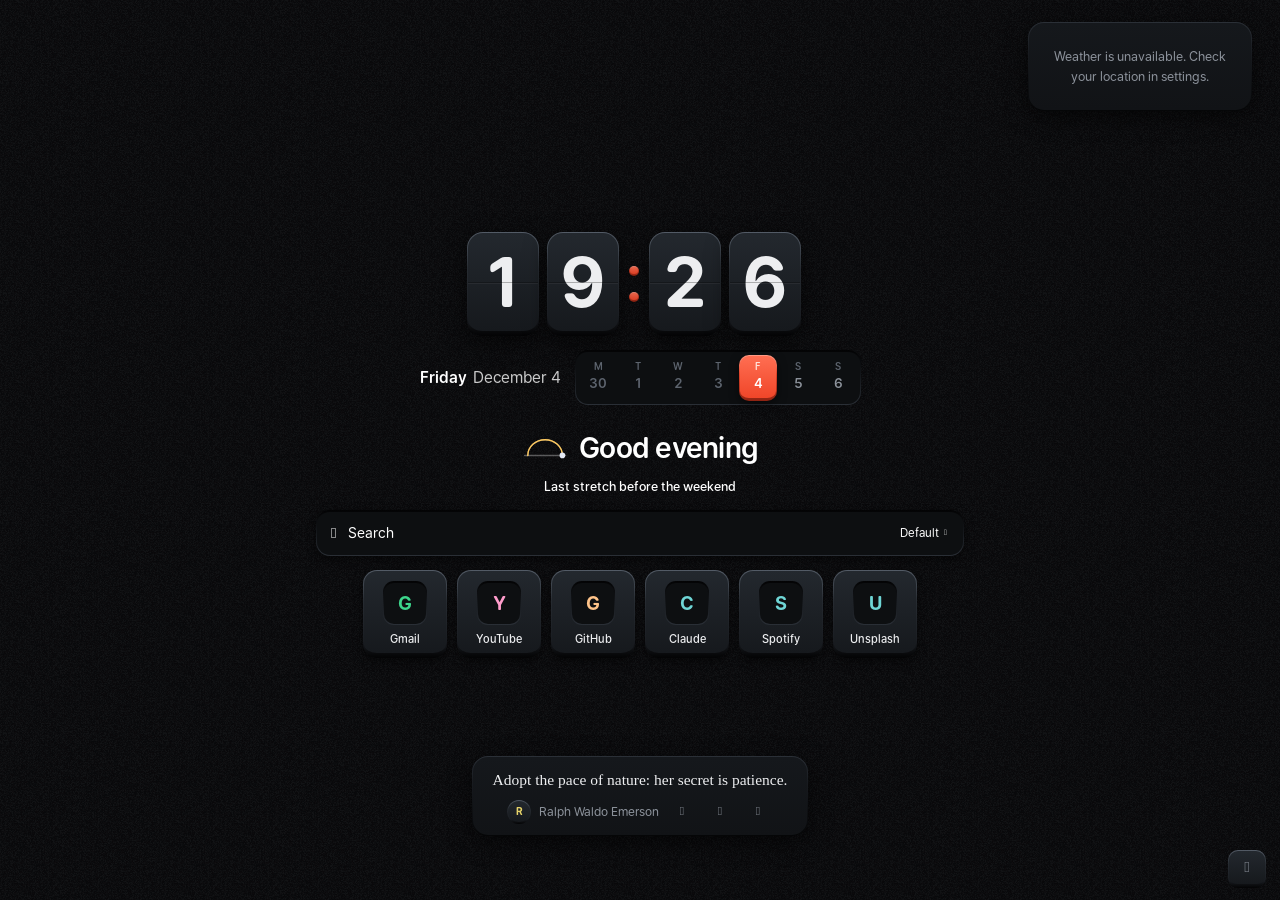
<file: newtab.html>
<!doctype html>
<html lang="en" data-theme="dark">
<head>
  <meta charset="utf-8">
  <title>New tab</title>
  <link rel="icon" href="icons/icon-48.png">
  <link rel="preload" href="fonts/sunghyun-400-0.woff2" as="font" type="font/woff2" crossorigin>
  <link rel="preload" href="fonts/sunghyun-600-0.woff2" as="font" type="font/woff2" crossorigin>
  <link rel="preload" href="fonts/sunghyun-700-0.woff2" as="font" type="font/woff2" crossorigin>
  <link rel="stylesheet" href="styles.css">
  <script src="motion.js"></script>
  <script src="core.js"></script>
</head>
<body>
  <div id="stage">
    <div id="bg" aria-hidden="true">
      <div class="bg-layer" id="bgA"></div>
      <div class="bg-layer" id="bgB"></div>
    </div>
    <div id="texture" aria-hidden="true"></div>
    <div id="grainDark" aria-hidden="true"></div>
  </div>
  <main id="page"></main>
  <div id="credit"></div>
  <button class="raised-btn square" id="gear" title="Settings (Esc)"><i class="icon">&#xE713;</i></button>
  <div id="scrim" class="scrim" hidden></div>
  <div id="toasts" class="toasts"></div>
  <script src="widgets.js"></script>
</body>
</html>
</file>
<file: site/kufu.css>
/* Kufu's landing page: the app's own raised and inset surfaces, Sunghyun Sans, and traditional Japanese colors around the vermilion. */
@font-face { font-family: "Sunghyun Sans"; font-weight: 400; font-display: swap; src: url("fonts/sunghyun-400-0.woff2") format("woff2"); }
@font-face { font-family: "Sunghyun Sans"; font-weight: 500; font-display: swap; src: url("fonts/sunghyun-500-0.woff2") format("woff2"); }
@font-face { font-family: "Sunghyun Sans"; font-weight: 600; font-display: swap; src: url("fonts/sunghyun-600-0.woff2") format("woff2"); }
@font-face { font-family: "Sunghyun Sans"; font-weight: 700; font-display: swap; src: url("fonts/sunghyun-700-0.woff2") format("woff2"); }

:root {
  color-scheme: dark;
  --text: #F2F1EC;
  --muted: rgb(242 241 236 / .72);
  --accent: #FF5436;
  --accent-text: #FF8A70;
  /* 朱 vermilion is Kufu. Around it: */
  /* the logo's colors */
  --orange: #F26A3D;
  --ai: #3B82C4;      /* blue */
  --sora: #5BA4DE;    /* blue, lighter */
  --matsu: #22885A;   /* green */
  --yama: #F5AE3C;    /* amber */
  --saku: #EC6A97;    /* pink */
  --fuji: #F26A3D;    /* orange */
  --kinari: #F5EEDF;  /* cream */
  --sumi: #050506;    /* ink */
  --raised-fill: linear-gradient(#2A2F3A, #1A1D25);
  --raised-fill-hover: linear-gradient(#333946, #20242D);
  --raised-edge: linear-gradient(#5D6677 0%, #2B303A 35%, #1C1F27 80%, #050508 100%);
  --panel-fill: linear-gradient(rgb(26 29 38 / .9), rgb(18 20 28 / .9));
  --panel-edge: linear-gradient(#3A404D 0%, #1F222B 30%, #06070A 100%);
  --inset-fill: rgb(6 8 14 / .55);
  --inset-edge: linear-gradient(#030304 0%, #15181F 50%, #333946 100%);
  --accent-fill: linear-gradient(#FF6E52, #F04629);
  --accent-fill-hover: linear-gradient(#FF7E65, #F75234);
  --accent-edge: linear-gradient(#FF9C87 0%, #E0442A 40%, #8E2312 100%);
  --panel-shadow: 0 10px 34px rgba(0, 0, 0, .4);
  --soft-shadow: 0 3px 10px rgba(0, 0, 0, .4);
  --mincho: "Yu Mincho", "Hiragino Mincho ProN", "Noto Serif JP", "MS Mincho", serif;
}
* { box-sizing: border-box; }
html { scroll-behavior: smooth; scroll-padding-top: 76px; }
body { margin: 0; background-color: #0B1230; color: var(--text); font: 400 16px/1.55 "Sunghyun Sans", "Segoe UI", system-ui, sans-serif; -webkit-font-smoothing: antialiased; overflow-x: hidden; transition: background-color .9s ease; }
a { color: var(--accent-text); }
img { display: block; max-width: 100%; height: auto; }
button { font: inherit; color: inherit; }
h1, h2, h3, p { margin: 0; }
h2 { font-size: clamp(30px, 5vw, 52px); line-height: 1.08; font-weight: 700; letter-spacing: -.03em; }
h3 { font-size: 18px; font-weight: 600; letter-spacing: -.012em; }
code { padding: 1px 6px 2px; border-radius: 6px; background: rgb(0 0 0 / .28); font: 13.5px "Cascadia Mono", Consolas, monospace; overflow-wrap: anywhere; }
.wait { opacity: 0; }

.grain { position: fixed; inset: 0; z-index: 30; opacity: .16; background-size: 220px; pointer-events: none; }
.grain.add { mix-blend-mode: plus-lighter; }
.grain.sub { mix-blend-mode: difference; }

.panel { border: 1px solid transparent; border-radius: 20px; background: var(--panel-fill) padding-box, var(--panel-edge) border-box; box-shadow: var(--panel-shadow); }
.inset { border: 1px solid transparent; border-top-width: 2px; border-radius: 12px; background: linear-gradient(var(--inset-fill), var(--inset-fill)) padding-box, var(--inset-edge) border-box; }

.accent-btn, .raised-btn { display: inline-flex; align-items: center; justify-content: center; min-height: 44px; padding: 0 18px; border: 1px solid transparent; border-bottom-width: 4px; border-radius: 12px; font-weight: 600; text-decoration: none; cursor: pointer; white-space: nowrap; }
.accent-btn { color: #fff; background: var(--accent-fill) padding-box, var(--accent-edge) border-box; box-shadow: var(--soft-shadow); }
.accent-btn:hover { background: var(--accent-fill-hover) padding-box, var(--accent-edge) border-box; }
.raised-btn { color: var(--text); background: var(--raised-fill) padding-box, var(--raised-edge) border-box; box-shadow: var(--soft-shadow); }
.raised-btn:hover { background: var(--raised-fill-hover) padding-box, var(--raised-edge) border-box; }
.small { min-height: 38px; padding: 0 14px; font-size: 14px; border-bottom-width: 3px; border-radius: 10px; }
.big { min-height: 56px; padding: 0 28px; font-size: 17px; border-radius: 15px; border-bottom-width: 5px; }
a:focus-visible, button:focus-visible, input:focus-visible, summary:focus-visible, .step:focus-visible { outline: 2px solid var(--yama); outline-offset: 2px; }

.top { position: fixed; top: 10px; left: 0; right: 0; z-index: 20; display: flex; align-items: center; gap: 24px; width: min(1120px, calc(100% - 24px)); margin: 0 auto; padding: 8px 8px 8px 14px; border-radius: 16px; background: rgb(10 12 24 / .46); backdrop-filter: blur(14px) saturate(1.4); box-shadow: inset 0 1px 0 rgb(255 255 255 / .12); }
.brand { display: flex; align-items: center; gap: 10px; color: var(--text); font-size: 18px; font-weight: 700; text-decoration: none; }
.brand img { border-radius: 8px; }
.top nav { display: flex; gap: 20px; margin-inline-start: auto; }
.top nav a { color: var(--muted); font-size: 14.5px; font-weight: 500; text-decoration: none; }
.top nav a:hover { color: var(--text); }

/* ---------- hero ---------- */
.hero { position: relative; min-height: max(100vh, 760px); display: flex; overflow: hidden; background: linear-gradient(180deg, var(--sky0, #070A1E), var(--sky1, #0F1638) 46%, var(--sky2, #232A5C) 70%); isolation: isolate; }
.hero::after { content: ""; position: absolute; inset: 0 0 auto; z-index: -1; height: 46%; background: linear-gradient(rgb(0 0 0 / .28), transparent); pointer-events: none; }
.sky { position: absolute; inset: 0; z-index: -2; }
.scene { position: absolute; inset: 0; width: 100%; height: 100%; }
.scene .layer { will-change: transform; }
.stars { fill: #FFFFFF; opacity: var(--stars); }
.stars .tw { animation: twinkle 4s ease-in-out infinite alternate; }
@keyframes twinkle { from { opacity: 1; } to { opacity: .25; } }
.sun, .moon, .sunpath { transition: opacity 1.2s; }
.sun .disc { fill: var(--sun); }
.moon .mdisc { fill: #F5EEDF; }
.moon .mglow { opacity: .45; }
.kasumi { fill: var(--cloud); }
.k-far { opacity: .38; animation: drift 90s ease-in-out infinite alternate; }
.k-mid { opacity: .6; animation: drift 70s ease-in-out infinite alternate-reverse; }
@keyframes drift { from { translate: -36px 0; } to { translate: 36px 0; } }
.fuji { filter: none; }
.fuji-shade { fill: #000; opacity: .16; }
.snow { fill: var(--snow); }
.snow-shade { fill: #1B2A5A; opacity: .12; }
.haze { opacity: .9; }
.hill-far { fill: var(--r1); }
.hill-mid, .pagoda { fill: var(--r2); }
.hill-reflect { fill: var(--r2); opacity: .45; }
.lit { fill: #FFC36A; opacity: var(--lamp); }
.fuji-reflect { fill: var(--far); }
.snow-reflect { fill: var(--snow); }
.sunpath { fill: var(--sun); }
.shimmer { fill: #FFFFFF; opacity: .16; animation: shimmer 6s ease-in-out infinite alternate; }
@keyframes shimmer { from { opacity: .08; translate: -10px 0; } to { opacity: .2; translate: 10px 0; } }
.torii { fill: var(--torii); }
.torii-foot { fill: #000; opacity: .3; }
.torii-reflect { fill: var(--torii); opacity: .32; animation: ripple-y 5s ease-in-out infinite alternate; transform-origin: 300px 758px; transform-box: view-box; }
@keyframes ripple-y { from { scale: 1 .94; } to { scale: 1.02 1; } }
.birds { fill: none; stroke: #1A2030; stroke-width: 2; stroke-linecap: round; opacity: var(--birds); animation: fly 46s linear infinite; }
@keyframes fly { from { translate: -160px 330px; } to { translate: 1760px 230px; } }
.shore { fill: var(--shore-c); }
.pine, .pine-pads { fill: var(--pine); }
.branch { fill: var(--pine); }
.blossom { fill: var(--blossom); }
.blossom-light { fill: #FFFFFF; opacity: .35; }
.petals { position: absolute; inset: 0; overflow: hidden; pointer-events: none; }
.petals i { position: absolute; width: 10px; height: 7px; border-radius: 70% 0 70% 0; background: var(--blossom); opacity: 0; animation: fall linear infinite; }
@keyframes fall { 0% { opacity: 0; translate: 0 0; rotate: 0deg; } 8% { opacity: .95; } 85% { opacity: .9; } 100% { opacity: 0; translate: var(--dx) var(--dy); rotate: var(--r); } }
.hero.still :is(.k-far, .k-mid, .shimmer, .torii-reflect, .birds, .stars .tw, .petals i) { animation-play-state: paused; }
/* on a phone the frame moves along the scene so Fuji stays in view */
@media (max-width: 720px) { .scene { inset: 0 auto; left: 50%; width: auto; height: 100%; aspect-ratio: 16 / 9; translate: -66% 0; } }
.hero-in { position: relative; display: flex; flex-direction: column; align-items: center; width: min(1120px, 100%); margin: 0 auto; padding: 112px 24px 56px; text-align: center; }
h1 { margin-top: 30px; font-size: clamp(46px, 9vw, 104px); line-height: 1; font-weight: 700; letter-spacing: -.04em; text-shadow: 0 2px 30px rgb(0 0 0 / .25); }
h1 .word { display: inline-block; white-space: nowrap; }
h1 .ch { display: inline-block; }
.lede { max-width: 600px; margin-top: 18px; font-size: clamp(17px, 2.1vw, 20px); line-height: 1.45; text-shadow: 0 1px 14px rgb(0 0 0 / .3); }
.cta { display: flex; flex-wrap: wrap; justify-content: center; gap: 12px; margin-top: 26px; }
.clock { --u: clamp(40px, 8.4vw, 84px); display: flex; align-items: center; gap: calc(var(--u) * .1); }
.digit { position: relative; overflow: hidden; width: var(--u); height: calc(var(--u) * 1.4); border: 1px solid transparent; border-bottom-width: 5px; border-radius: calc(var(--u) * .24); background: var(--raised-fill) padding-box, var(--raised-edge) border-box; box-shadow: 0 10px 28px rgb(0 0 0 / .35); font-size: calc(var(--u) * .84); font-weight: 700; cursor: pointer; font-variant-numeric: tabular-nums; }
.digit.small { --u2: calc(var(--u) * .56); width: var(--u2); height: calc(var(--u2) * 1.4); align-self: flex-end; font-size: calc(var(--u2) * .84); border-radius: calc(var(--u2) * .26); border-bottom-width: 4px; }
.digit b { position: absolute; inset: 0; display: grid; place-items: center; font-weight: inherit; line-height: 1; }
.digit::after { content: ""; position: absolute; left: 0; right: 0; top: 50%; height: 1px; background: rgba(0, 0, 0, .28); box-shadow: 0 1px 0 rgba(255, 255, 255, .05); }
.gap { display: flex; flex-direction: column; gap: calc(var(--u) * .22); padding-inline: calc(var(--u) * .04); }
.gap i { width: calc(var(--u) * .14); height: calc(var(--u) * .14); border-radius: 50%; background: var(--accent); box-shadow: 0 2px 6px rgb(0 0 0 / .4); }
.clock[data-s="glass"] .digit { background: rgb(255 255 255 / .12); backdrop-filter: blur(10px) saturate(1.5); border: 1px solid rgb(255 255 255 / .42); border-bottom-width: 1px; box-shadow: inset 0 1px 0 rgb(255 255 255 / .5), 0 8px 24px rgb(0 0 0 / .16); }
.clock[data-s="glass"] .digit::after, .clock[data-s="plain"] .digit::after { display: none; }
.clock[data-s="plain"] .digit { background: none; border-color: transparent; box-shadow: none; text-shadow: 0 2px 20px rgb(0 0 0 / .35); }
.clock[data-s="plain"] .gap i { background: #fff; }
.seg { position: relative; display: inline-flex; max-width: 100%; padding: 3px; border-radius: 13px; }
.seg-pill { position: absolute; top: 3px; bottom: 3px; left: 3px; width: 0; border: 1px solid transparent; border-bottom-width: 3px; border-radius: 10px; background: var(--raised-fill) padding-box, var(--raised-edge) border-box; }
.seg button { position: relative; min-height: 36px; padding: 0 16px; border: 0; border-radius: 10px; background: none; color: var(--muted); font-size: 14px; font-weight: 500; cursor: pointer; }
.seg button.on { color: var(--text); font-weight: 600; }

/* ---------- sections ---------- */
main > section:not(.hero) { padding: clamp(72px, 10vw, 128px) 24px 0; }
.head { max-width: 680px; margin: 0 auto; text-align: center; }
.head p { margin-top: 14px; color: var(--muted); font-size: clamp(16px, 2vw, 19px); }
.tag { display: inline-grid; place-items: center; min-width: 46px; height: 46px; margin-bottom: 16px; padding: 0 9px; border-radius: 10px; background: var(--accent); color: #fff; font: 700 17px var(--mincho); box-shadow: 0 6px 18px rgb(255 84 54 / .34); rotate: -3deg; }

/* three designs */
.try { max-width: 1168px; margin: 0 auto; display: flex; flex-direction: column; align-items: center; }
.try .seg { margin: 30px 0 18px; }
.seg button { display: inline-flex; flex-direction: column; align-items: center; justify-content: center; }
.seg-time { position: absolute; left: 14px; right: 14px; bottom: 4px; height: 2px; border-radius: 2px; background: var(--accent); transform-origin: left; scale: 0 1; opacity: 0; }
.seg button.timing .seg-time { opacity: .9; animation: seg-time 4.2s linear forwards; }
@keyframes seg-time { to { scale: 1 1; } }
.stack-wrap { width: 100%; perspective: 1600px; padding: 20px 0 40px; touch-action: pan-y; overflow: hidden; }
.stack::after { content: ""; position: absolute; left: 8%; right: 8%; bottom: -34px; height: 40px; border-radius: 50%; background: radial-gradient(closest-side, rgb(0 0 0 / .55), transparent); transform: translateZ(-260px); }
.stack { position: relative; width: min(100%, 860px); margin: 0 auto; aspect-ratio: 16 / 10; transform-style: preserve-3d; transform-origin: 50% 60%; will-change: transform; }
.shot-card { position: absolute; inset: 0; width: 100%; height: 100%; object-fit: cover; border-radius: 18px; cursor: pointer; user-select: none; -webkit-user-drag: none; box-shadow: 0 30px 70px rgb(0 0 0 / .5), 0 0 0 1px rgb(255 255 255 / .08); transition: opacity .3s; backface-visibility: hidden; }
.shot-card.front { cursor: default; }
/* the features: one stage and a short list */
.features { max-width: 1168px; margin: 0 auto; }
.feat { display: grid; grid-template-columns: 250px minmax(0, 1fr); gap: 22px; margin-top: 40px; align-items: stretch; }
.feat-list { display: flex; flex-direction: column; gap: 4px; margin: 0; padding: 0; list-style: none; }
.feat-item { position: relative; display: flex; align-items: center; width: 100%; height: 44px; padding: 0 16px; overflow: hidden; border: 0; border-radius: 12px; background: none; color: var(--muted); font-size: 15px; font-weight: 600; text-align: start; cursor: pointer; transition: color .2s, background .2s; }
.feat-item::before { content: ""; width: 8px; height: 8px; margin-inline-end: 12px; border-radius: 50%; background: var(--tint); opacity: .5; transition: opacity .2s, scale .3s var(--bouncy); }
.feat-item:hover { color: var(--text); }
.feat-item.on { color: var(--text); background: rgb(255 255 255 / .07); }
.feat-item.on::before { opacity: 1; scale: 1.4; }
.feat-time { position: absolute; left: 16px; right: 16px; bottom: 6px; height: 2px; border-radius: 2px; background: var(--tint); transform-origin: left; scale: 0 1; opacity: 0; }
.feat-item.timing .feat-time { opacity: .8; animation: seg-time 5.2s linear forwards; }
.feat-stage { --tint: #fff; position: relative; min-height: 360px; border-radius: 26px; background: linear-gradient(160deg, color-mix(in srgb, var(--tint) 30%, #12141C), color-mix(in srgb, var(--tint) 10%, #0D0E14)); box-shadow: inset 0 1px 0 color-mix(in srgb, var(--tint) 60%, transparent), 0 18px 44px rgb(0 0 0 / .32); transition: background .6s, box-shadow .6s, transform .35s var(--bouncy); }
.feat-stage .card { position: absolute; inset: 0; display: grid; grid-template-columns: minmax(0, .85fr) minmax(0, 1.15fr); grid-template-rows: auto 1fr; column-gap: 34px; row-gap: 10px; align-content: center; padding: 36px 40px; opacity: 0; pointer-events: none; }
.feat-stage .card > h3 { grid-column: 1; grid-row: 1; align-self: end; }
.feat-stage .card > p { grid-column: 1; grid-row: 2; }
.feat-stage .card > .demo { grid-column: 2; grid-row: 1 / 3; align-self: center; margin: 0; padding: 24px; min-height: 260px; border-radius: 20px; background: rgb(0 0 0 / .18); box-shadow: inset 0 1px 0 rgb(255 255 255 / .06); }
.feat-stage .card.on { opacity: 1; pointer-events: auto; }
.card p { max-width: 520px; color: var(--muted); font-size: 15px; line-height: 1.45; }
.card h3 { font-size: 26px; letter-spacing: -.02em; }
.demo { flex: 1; display: flex; flex-direction: column; align-items: center; justify-content: center; gap: 12px; min-width: 0; margin-top: 8px; }
.c-ai { --tint: var(--ai); } .c-fuji { --tint: var(--fuji); } .c-matsu { --tint: var(--matsu); } .c-saku { --tint: var(--saku); } .c-yama { --tint: var(--yama); } .c-sora { --tint: var(--sora); } .c-shu { --tint: var(--accent); } .c-kin { --tint: var(--kinari); } .c-sumi { --tint: #7D8796; }

.w-pill { display: inline-flex; align-items: center; gap: 9px; height: 46px; padding: 0 18px; border: 0; border-radius: 23px; background: rgb(255 255 255 / .14); box-shadow: inset 0 1px 0 rgb(255 255 255 / .28); cursor: pointer; }
.w-sun { width: 20px; height: 20px; border-radius: 50%; background: #FFC95C; box-shadow: 0 0 14px #FFC95C; }
.w-pill b { font-size: 18px; }
.w-pill span { font-size: 13px; opacity: .85; }
.w-open { width: 100%; }
.w-open[hidden] { display: none; }
.w-open svg { display: block; width: 100%; height: 64px; overflow: visible; }
.w-days { display: grid; grid-template-columns: repeat(4, 1fr); gap: 6px; margin-top: 8px; }
.w-days span { display: flex; flex-direction: column; align-items: center; padding: 5px 0; border-radius: 10px; background: rgb(255 255 255 / .1); font-size: 12px; }
.p-input { width: 100%; height: 46px; padding: 0 14px; border: 0; border-radius: 12px; outline: 0; background: rgb(0 0 0 / .32); box-shadow: inset 0 2px 0 rgb(0 0 0 / .3); color: inherit; font: inherit; }
.p-input::placeholder { color: var(--muted); }
.p-input:focus { box-shadow: 0 0 0 2px var(--orange); }
.p-out { display: flex; flex-direction: column; gap: 3px; width: 100%; min-height: 108px; }
.p-row { padding: 6px 12px; border-radius: 9px; font-size: 14px; }
.p-row.on { background: rgb(255 255 255 / .12); font-weight: 600; }
.pomo { position: relative; width: 112px; height: 112px; }
.pomo-ring { width: 100%; height: 100%; rotate: -90deg; }
.pomo-ring circle { fill: none; stroke-width: 8; }
.pomo-ring .bg { stroke: rgb(255 255 255 / .14); }
.pomo-ring .fg { stroke: #3FC487; stroke-linecap: round; }
.pomo b { position: absolute; inset: 0; display: grid; place-items: center; font-size: 22px; font-variant-numeric: tabular-nums; }
.l-row { display: grid; grid-template-columns: repeat(3, 58px); gap: 8px; }
.l-key { width: 58px; height: 58px; border: 1px solid transparent; border-bottom-width: 4px; border-radius: 15px; background: var(--raised-fill) padding-box, var(--raised-edge) border-box; font-size: 22px; font-weight: 700; cursor: pointer; }
.lang-word { max-width: 100%; padding: 6px 10px; border: 0; background: none; font-size: clamp(24px, 3vw, 32px); font-weight: 700; letter-spacing: -.02em; cursor: pointer; }
.lang-sub { color: var(--muted); }
.d-row { display: flex; }
#d-wall { flex-direction: row; align-items: stretch; flex-wrap: wrap; }
.wp-view { position: relative; flex: 2 1 240px; min-height: 150px; overflow: hidden; border-radius: 14px; background: #222 center / cover; }
.wp-view i { position: absolute; inset: 0; }
.wp-dim { background: #000; opacity: var(--dim); }
.wp-grain { background-size: 220px; mix-blend-mode: plus-lighter; opacity: calc(var(--gr) * 1.4); }
.wp-rows { flex: 1 1 150px; display: flex; flex-direction: column; justify-content: center; gap: 14px; }
.wp-row { display: flex; flex-direction: column; gap: 4px; font-size: 14px; font-weight: 500; }
.wp-row input { width: 100%; accent-color: var(--sora); }
.cal-view { display: grid; place-items: center; width: 100%; min-height: 110px; padding: 0; border: 0; background: none; cursor: pointer; color: var(--text); }
.cal-week { display: flex; gap: 2px; padding: 4px; border-radius: 14px; background: rgb(0 0 0 / .26); }
.cal-week span { display: flex; flex-direction: column; align-items: center; width: 32px; padding: 4px 0; border-radius: 10px; }
.cal-week small { font-size: 10px; opacity: .75; } .cal-week b { font-size: 13px; }
.cal-week .today { background: var(--accent); }
.cal-dots { display: flex; gap: 8px; }
.cal-dots i { width: 13px; height: 13px; border-radius: 50%; background: rgb(255 255 255 / .22); }
.cal-dots .past { background: rgb(255 255 255 / .62); } .cal-dots .today { background: var(--accent); scale: 1.25; }
.cal-label { margin-top: 8px; font-size: 14px; }
.cal-page { display: flex; flex-direction: column; align-items: center; width: 92px; overflow: hidden; border-radius: 14px; background: var(--kinari); color: #1A1A1A; box-shadow: 0 6px 18px rgb(0 0 0 / .3); }
.cal-page small { width: 100%; padding: 3px; background: var(--accent); color: #fff; font-size: 11px; font-weight: 600; text-align: center; }
.cal-page b { padding: 4px 0 6px; font-size: 38px; line-height: 1.1; }
.chips { display: flex; flex-wrap: wrap; justify-content: center; gap: 6px; }
.chip { padding: 5px 12px; border-radius: 999px; background: rgb(255 255 255 / .14); font-size: 13.5px; font-weight: 500; }
.task { display: flex; align-items: center; gap: 10px; width: 100%; padding: 7px 10px; border: 0; border-radius: 10px; background: rgb(255 255 255 / .07); text-align: start; font-size: 14px; cursor: pointer; }
.task i { flex: none; width: 18px; height: 18px; border: 2px solid rgb(255 255 255 / .55); border-radius: 6px; }
.task.done i { border-color: var(--matsu); background: var(--matsu); }
.task.done span { opacity: .55; text-decoration: line-through; }

/* numbers, on paper */
main > section.numbers { padding: clamp(72px, 10vw, 128px) 0 0; color: #1D1B16; --muted: #5C574A; }
.edge { display: block; width: 100%; height: clamp(30px, 5vw, 60px); margin-bottom: -1px; fill: var(--kinari); }
.edge.flip { rotate: 180deg; margin: -1px 0 0; }
.paper { padding: clamp(32px, 5vw, 64px) 24px; background: var(--kinari); }
.paper code { background: rgb(0 0 0 / .08); }
.stats { display: grid; grid-template-columns: repeat(3, minmax(0, 1fr)); gap: 14px; max-width: 1120px; margin: 40px auto 0; }
.stat { display: flex; flex-direction: column; gap: 8px; padding: 22px; border-radius: 22px; color: #15130E; box-shadow: inset 0 1px 0 rgb(255 255 255 / .5), inset 0 -5px 0 rgb(0 0 0 / .16), 0 10px 24px rgb(80 60 20 / .16); }
.stat p { font-size: 15px; font-weight: 500; line-height: 1.3; }
.s-yama { background: linear-gradient(90deg, var(--orange), var(--yama)); } .s-matsu { background: var(--matsu); color: #fff; } .s-ai { background: var(--ai); color: #fff; } .s-fuji { background: var(--yama); } .s-saku { background: var(--saku); } .s-shu { background: var(--accent); color: #fff; }
.odo { display: flex; align-items: baseline; height: 1em; overflow: hidden; font-size: clamp(50px, 7vw, 82px); font-weight: 700; line-height: 1; letter-spacing: -.03em; font-variant-numeric: tabular-nums; }
.odo .col { display: flex; flex-direction: column; transition: translate 1.1s var(--bouncy); }
.odo .col span { height: 1em; }
.odo small { margin-inline-start: .14em; font-size: .36em; font-weight: 600; letter-spacing: 0; }
.race { display: grid; grid-template-columns: minmax(0, 1fr) minmax(0, 1fr); gap: 28px; align-items: center; max-width: 1120px; margin: 22px auto 0; padding: 26px; border-radius: 22px; background: #fff8e8; box-shadow: inset 0 0 0 1px rgb(80 60 20 / .12); }
.race-text p { margin: 8px 0 14px; color: var(--muted); }
.race-view { display: flex; flex-direction: column; gap: 10px; font-variant-numeric: tabular-nums; font-weight: 600; }
.race-tab { display: grid; place-items: center; height: 120px; border-radius: 14px; background: #0D0F14; color: #fff; }
.race-tab b { opacity: 0; font-size: 44px; }
.race-tab.shown b { opacity: 1; }
.race-bar { height: 10px; overflow: hidden; border-radius: 5px; background: rgb(0 0 0 / .1); }
.race-bar i { display: block; width: 0; height: 100%; border-radius: 5px; background: var(--accent); }
.paper .fine { margin-top: 14px; color: var(--muted); font-size: 13.5px; text-align: center; }

/* the word */
.meaning { display: grid; grid-template-columns: minmax(0, 1fr) minmax(0, 1fr); gap: clamp(24px, 5vw, 64px); align-items: center; max-width: 1168px; margin: 0 auto; }
.kanji { width: 100%; overflow: visible; }
.kanji path, .seal path { fill: none; stroke: var(--saku); stroke-width: 8.5; stroke-linecap: round; stroke-linejoin: round; }
.kanji path:nth-child(n+4) { stroke: var(--yama); }
.meaning-text { display: flex; flex-direction: column; gap: 14px; color: var(--muted); }
.meaning-text .big { color: var(--text); font-size: clamp(24px, 3.4vw, 36px); font-weight: 600; line-height: 1.16; letter-spacing: -.02em; }
.services { display: flex; flex-wrap: wrap; gap: 6px; }
.services span { padding: 4px 11px; border-radius: 999px; background: rgb(255 255 255 / .1); color: var(--text); font-size: 13px; }
.meaning-text .small { font-size: 13.5px; }

/* install */
.install { max-width: 1168px; margin: 0 auto; }
.guide { display: grid; grid-template-columns: minmax(0, 5fr) minmax(0, 6fr); gap: 20px; align-items: start; margin-top: 40px; }
.steps { display: flex; flex-direction: column; gap: 8px; margin: 0; padding: 0; list-style: none; }
.step { display: flex; gap: 14px; padding: 14px; border-radius: 16px; cursor: pointer; transition: background .2s; }
.step:hover { background: rgb(255 255 255 / .05); }
.step.on { background: rgb(255 255 255 / .1); box-shadow: inset 0 1px 0 rgb(255 255 255 / .2); }
.num { flex: none; display: grid; place-items: center; width: 40px; height: 40px; border-radius: 9px; background: rgb(255 255 255 / .1); font: 700 18px var(--mincho); transition: background .2s; }
.step.on .num { background: var(--accent); color: #fff; }
.step.past .num { background: var(--matsu); color: #fff; }
.step p { margin-top: 2px; color: var(--muted); font-size: 14.5px; line-height: 1.4; display: none; }
.step .raised-btn { display: none; }
.step.on p { display: block; }
.step.on .raised-btn { display: inline-flex; margin-top: 10px; }
.browser { overflow: hidden; }
.b-bar { display: flex; align-items: center; gap: 6px; padding: 10px 12px; background: rgb(255 255 255 / .06); }
.b-bar > i { width: 10px; height: 10px; border-radius: 50%; background: rgb(255 255 255 / .22); }
.b-bar > i:nth-child(1) { background: var(--accent); } .b-bar > i:nth-child(2) { background: var(--yama); } .b-bar > i:nth-child(3) { background: var(--matsu); }
.b-url { flex: 1; min-width: 0; margin-inline-start: 8px; padding: 3px 12px; border-radius: 999px; background: rgb(0 0 0 / .3); color: var(--muted); font-size: 13px; overflow: hidden; text-overflow: ellipsis; white-space: nowrap; }
.b-body { min-height: 340px; padding: 22px; }
.b-center { display: flex; flex-direction: column; align-items: center; justify-content: center; gap: 20px; min-height: 296px; }
.b-files { display: flex; align-items: center; gap: 18px; }
.b-file { display: flex; flex-direction: column; align-items: center; gap: 8px; font-size: 14px; font-weight: 500; }
.ic-zip, .ic-dir { display: block; width: 64px; height: 54px; border-radius: 9px; }
.ic-zip { background: repeating-linear-gradient(180deg, #fff 0 4px, #C7CCD6 4px 8px) center top / 8px 100% no-repeat, var(--ai); }
.ic-dir { background: var(--yama); box-shadow: inset 0 9px 0 #D79A28; }
.b-arrow { display: block; width: 28px; height: 3px; border-radius: 2px; background: var(--muted); }
.b-say { color: var(--muted); }
.b-type { width: min(100%, 340px); height: 46px; display: flex; align-items: center; padding: 0 16px; border-radius: 23px; background: rgb(0 0 0 / .32); font: 15px "Cascadia Mono", Consolas, monospace; }
.b-type .typed { border-inline-end: 2px solid var(--accent); padding-inline-end: 2px; }
.b-pagehead { display: flex; align-items: center; justify-content: space-between; gap: 12px; padding-bottom: 12px; border-bottom: 1px solid rgb(255 255 255 / .12); font-size: 16px; }
.b-dev { display: flex; align-items: center; gap: 9px; color: var(--muted); font-size: 13.5px; }
.b-switch { position: relative; display: block; width: 42px; height: 24px; padding: 0; border: 0; border-radius: 12px; background: rgb(255 255 255 / .2); cursor: pointer; transition: background .2s; }
.b-switch > i { position: absolute; top: 3px; left: 3px; width: 18px; height: 18px; border-radius: 50%; background: #fff; transition: translate .55s var(--bouncy); }
.b-switch.on { background: var(--accent); }
.b-switch.on > i { translate: 18px 0; }
.b-switch.mini { width: 32px; height: 18px; cursor: default; }
.b-switch.mini > i { width: 12px; height: 12px; }
.b-switch.mini.on > i { translate: 14px 0; }
.b-actions { padding: 12px 0; }
.raised-btn.off { opacity: .5; }
.ext-card { display: flex; align-items: center; gap: 12px; padding: 12px; border-radius: 12px; background: rgb(255 255 255 / .08); }
.ext-card img { width: 38px; height: 38px; border-radius: 8px; }
.ext-card > div { flex: 1; display: flex; flex-direction: column; font-size: 14px; }
.ext-card small { color: var(--muted); font-size: 12.5px; }
.b-done { display: grid; place-items: center; padding-top: 14px; }
.b-newtab { display: flex; flex-direction: column; align-items: center; padding: 10px 24px; border: 0; border-radius: 14px; background: var(--accent-fill); color: #fff; cursor: default; }
.b-newtab b { font-size: 30px; line-height: 1.1; }
.b-newtab small { font-size: 12.5px; }
.faq { display: grid; grid-template-columns: repeat(2, minmax(0, 1fr)); gap: 8px; align-items: start; margin-top: 28px; }
.faq details { padding: 13px 16px; border-radius: 14px; background: rgb(255 255 255 / .06); }
.faq summary { font-weight: 600; font-size: 15px; cursor: pointer; }
.faq p { margin-top: 8px; color: var(--muted); font-size: 14.5px; }

/* the end */
main > section.last { display: flex; flex-direction: column; align-items: center; gap: 20px; padding-bottom: 72px; text-align: center; }
.seal { display: grid; place-items: center; width: 124px; height: 124px; border-radius: 22px; background: var(--accent); box-shadow: 0 16px 44px rgb(255 84 54 / .4); rotate: -4deg; }
.seal svg { width: 92px; }
.seal path { stroke: #fff; stroke-width: 10; }
.last h2 { max-width: 760px; }
.last .fine { color: var(--muted); font-size: 14px; }
footer { display: flex; flex-direction: column; align-items: center; gap: 6px; padding: 24px 24px 40px; color: var(--muted); font-size: 13.5px; text-align: center; }

@media (max-width: 920px) {
  .top nav { display: none; }
  .top .accent-btn { margin-inline-start: auto; }
  .stats { grid-template-columns: repeat(2, minmax(0, 1fr)); }
  .feat { grid-template-columns: minmax(0, 1fr); }
  .feat-list { flex-direction: row; overflow-x: auto; scrollbar-width: none; padding-bottom: 4px; }
  .feat-item { width: auto; white-space: nowrap; }
  .feat-stage { min-height: 470px; }
  .feat-stage .card { grid-template-columns: minmax(0, 1fr); grid-template-rows: auto auto 1fr; align-content: start; padding: 24px; }
  .feat-stage .card > h3, .feat-stage .card > p { grid-column: 1; }
  .feat-stage .card > p { grid-row: 2; }
  .feat-stage .card > .demo { grid-column: 1; grid-row: 3; min-height: 230px; }
  .stack { width: 82%; }
  .guide, .race, .meaning, .faq { grid-template-columns: minmax(0, 1fr); }
  .kanji { max-width: 420px; margin: 0 auto; }
}
@media (max-width: 560px) {
  .stats { grid-template-columns: minmax(0, 1fr); }
  .tools { gap: 10px; }
  .digit.small { display: none; }
}
@media (prefers-reduced-motion: reduce) {
  html { scroll-behavior: auto; }
  body, .card, .odo .col, .b-switch > i { transition: none; }
}
.seal-logo { width: clamp(150px, 22vw, 220px); height: auto; filter: drop-shadow(0 18px 40px rgb(0 0 0 / .35)); }
</file>
<file: styles.css>
@font-face { font-family: "Sunghyun Sans"; font-weight: 100; font-display: swap; src: url("fonts/sunghyun-100-0.woff2") format("woff2"); unicode-range: U+0020-007E; }
@font-face { font-family: "Sunghyun Sans"; font-weight: 200; font-display: swap; src: url("fonts/sunghyun-200-0.woff2") format("woff2"); unicode-range: U+0020-007E; }
@font-face { font-family: "Sunghyun Sans"; font-weight: 300; font-display: swap; src: url("fonts/sunghyun-300-0.woff2") format("woff2"); unicode-range: U+0020-007E; }
@font-face { font-family: "Sunghyun Sans"; font-weight: 800; font-display: swap; src: url("fonts/sunghyun-800-0.woff2") format("woff2"); unicode-range: U+0020-007E; }
@font-face { font-family: "Sunghyun Sans"; font-weight: 900; font-display: swap; src: url("fonts/sunghyun-900-0.woff2") format("woff2"); unicode-range: U+0020-007E; }
/* Sunghyun Sans (SIL OFL 1.1, see fonts/LICENSE). Only ASCII and Western Latin; other scripts fall back to Segoe UI. */
@font-face { font-family: "Sunghyun Sans"; font-weight: 400; font-display: swap; src: url("fonts/sunghyun-400-0.woff2") format("woff2"); unicode-range: U+0020-007E, U+00A0-00D6; }
@font-face { font-family: "Sunghyun Sans"; font-weight: 400; font-display: swap; src: url("fonts/sunghyun-400-1.woff2") format("woff2"); unicode-range: U+00D7-0148, U+014A-016D; }
@font-face { font-family: "Sunghyun Sans"; font-weight: 500; font-display: swap; src: url("fonts/sunghyun-500-0.woff2") format("woff2"); unicode-range: U+0020-007E, U+00A0-00D6; }
@font-face { font-family: "Sunghyun Sans"; font-weight: 500; font-display: swap; src: url("fonts/sunghyun-500-1.woff2") format("woff2"); unicode-range: U+00D7-0148, U+014A-016D; }
@font-face { font-family: "Sunghyun Sans"; font-weight: 600; font-display: swap; src: url("fonts/sunghyun-600-0.woff2") format("woff2"); unicode-range: U+0020-007E, U+00A0-00D6; }
@font-face { font-family: "Sunghyun Sans"; font-weight: 600; font-display: swap; src: url("fonts/sunghyun-600-1.woff2") format("woff2"); unicode-range: U+00D7-0148, U+014A-016D; }
@font-face { font-family: "Sunghyun Sans"; font-weight: 700; font-display: swap; src: url("fonts/sunghyun-700-0.woff2") format("woff2"); unicode-range: U+0020-007E, U+00A0-00D6; }
@font-face { font-family: "Sunghyun Sans"; font-weight: 700; font-display: swap; src: url("fonts/sunghyun-700-1.woff2") format("woff2"); unicode-range: U+00D7-0148, U+014A-016D; }

/* Kufu — raised/inset 3D surfaces, with the tokens from the Friis app. */

:root, [data-theme="dark"] {
  --panel-solid: linear-gradient(#15181C, #111316);
  --edge-solid: linear-gradient(#2B3037 0%, #191C21 30%, #050607 100%);
  --win: #0A0B0D;
  --text: #EDEEF0;
  --muted: #8C929B;
  --faint: #5D646E;
  --accent: #FF5436;
  --accent-text: #FF8A70;
  --ok: #3DD68C;
  --accent-soft: #3A1A14;
  --line: #20242A;
  --divider: #1C2025;
  --scrim: rgba(10, 11, 13, .76);

  --raised-fill: linear-gradient(color-mix(in srgb, #23282E calc(var(--sf, 1) * 100%), transparent), color-mix(in srgb, #16191D calc(var(--sf, 1) * 100%), transparent));
  --raised-fill-hover: linear-gradient(color-mix(in srgb, #2B3138 calc(var(--sf, 1) * 100%), transparent), color-mix(in srgb, #1C2025 calc(var(--sf, 1) * 100%), transparent));
  --raised-edge: linear-gradient(#535B66 0%, #262B31 35%, #1A1D22 80%, #030304 100%);
  --panel-fill: linear-gradient(color-mix(in srgb, #15181C calc(var(--sf, 1) * 100%), transparent), color-mix(in srgb, #111316 calc(var(--sf, 1) * 100%), transparent));
  --panel-edge: linear-gradient(#2B3037 0%, #191C21 30%, #050607 100%);
  --inset-fill: color-mix(in srgb, #0D0F11 calc(var(--sf, 1) * 100%), transparent);
  --inset-edge: linear-gradient(#030304 0%, #15181C 50%, #2A2F36 100%);
  --accent-fill: linear-gradient(#FF6E52, #F04629);
  --accent-fill-hover: linear-gradient(#FF7E65, #F75234);
  --accent-edge: linear-gradient(#FF9C87 0%, #E0442A 40%, #8E2312 100%);
  --hover: #16191D;
  --knob: #C9CDD2;
  --knob-edge: #4A4F56;
  --thumb: #2C3137;
  --thumb-hover: #454B53;
  --panel-shadow: 0 6px 22px rgba(0, 0, 0, .55);
  --soft-shadow: 0 3px 10px rgba(0, 0, 0, .5);
}

/* light mode is white with a trace of warmth */
[data-theme="light"] {
  --panel-solid: linear-gradient(#FFFFFF, #FCFBF9);
  --edge-solid: linear-gradient(#FFFFFF 0%, #EEECE8 30%, #CDCAC2 100%);
  --win: #F8F7F3;
  --text: #1E1D1A;
  --muted: #65625B;
  --faint: #96928A;
  --accent: #E8472A;
  --accent-text: #D63E22;
  --ok: #2F9460;
  --accent-soft: #FBE3D8;
  --line: #E2E0DA;
  --divider: #EBE9E4;
  --scrim: rgba(70, 58, 38, .3);

  --raised-fill: linear-gradient(color-mix(in srgb, #FFFFFF calc(var(--sf, 1) * 100%), transparent), color-mix(in srgb, #FAF9F6 calc(var(--sf, 1) * 100%), transparent));
  --raised-fill-hover: linear-gradient(color-mix(in srgb, #FFFFFF calc(var(--sf, 1) * 100%), transparent), color-mix(in srgb, #F5F4F0 calc(var(--sf, 1) * 100%), transparent));
  --raised-edge: linear-gradient(#FFFFFF 0%, #ECEAE5 35%, #DFDCD5 80%, #B6B2A8 100%);
  --panel-fill: linear-gradient(color-mix(in srgb, #FFFFFF calc(var(--sf, 1) * 100%), transparent), color-mix(in srgb, #FCFBF9 calc(var(--sf, 1) * 100%), transparent));
  --panel-edge: linear-gradient(#FFFFFF 0%, #EEECE8 30%, #CDCAC2 100%);
  --inset-fill: color-mix(in srgb, #F2F1ED calc(var(--sf, 1) * 100%), transparent);
  --inset-edge: linear-gradient(#C6C3BA 0%, #E7E5E0 50%, #FFFFFF 100%);
  --accent-edge: linear-gradient(#FF9C87 0%, #E0442A 40%, #B7341E 100%);
  --hover: #F4F3EF;
  --knob: #FFFFFF;
  --knob-edge: #B6B2A8;
  --thumb: #D5D2CA;
  --thumb-hover: #BAB7AD;
  --panel-shadow: 0 6px 24px rgba(92, 74, 44, .14);
  --soft-shadow: 0 3px 10px rgba(92, 74, 44, .17);
}

* { box-sizing: border-box; }
html, body { height: 100%; margin: 0; }
html { background: var(--win); }
body {
  color: var(--text);
  font: var(--font-size, 13px)/1.4 var(--font-family, ) "Segoe UI Variable Text", "Segoe UI", system-ui, sans-serif;
  font-weight: var(--font-weight, inherit);
  overflow: hidden auto;
  user-select: none;
  -webkit-font-smoothing: antialiased;
}
button, input, textarea, select { font: inherit; color: inherit; }
button { cursor: pointer; }
a { color: inherit; text-decoration: none; }
[hidden] { display: none !important; }
.icon { font-family: "Segoe Fluent Icons", "Segoe MDL2 Assets"; font-style: normal; font-weight: 400; line-height: 1; }

::-webkit-scrollbar { width: 10px; height: 10px; }
::-webkit-scrollbar-thumb { background: var(--thumb); border-radius: 6px; border: 3px solid transparent; background-clip: padding-box; }
::-webkit-scrollbar-thumb:hover { background-color: var(--thumb-hover); }
::-webkit-scrollbar-track { background: transparent; }

/* ---------- the 3D surfaces ---------- */
.raised {
  border: 1px solid transparent;
  border-bottom-width: 3px;
  background: var(--raised-fill) padding-box, var(--raised-edge) border-box;
  border-radius: 12px;
}
.panel {
  border: 1px solid transparent;
  background: var(--panel-fill) padding-box, var(--panel-edge) border-box;
  border-radius: 16px;
  box-shadow: var(--panel-shadow);
}
.inset {
  border: 1px solid transparent;
  border-top-width: 2px;
  background: linear-gradient(var(--inset-fill), var(--inset-fill)) padding-box, var(--inset-edge) border-box;
  border-radius: 10px;
}

.raised-btn, .accent-btn, .ghost {
  display: inline-flex; align-items: center; justify-content: center; gap: 8px;
  height: 38px; padding: 0 14px;
  border: 1px solid transparent; border-bottom-width: 4px;
  border-radius: 10px;
  white-space: nowrap;
  outline: none;
}
.raised-btn { background: var(--raised-fill) padding-box, var(--raised-edge) border-box; color: var(--text); }
.raised-btn:hover { background: var(--raised-fill-hover) padding-box, var(--raised-edge) border-box; }
.accent-btn {
  background: var(--accent-fill) padding-box, var(--accent-edge) border-box;
  color: #fff; font-weight: 600;
  box-shadow: var(--soft-shadow);
}
.accent-btn:hover { background: var(--accent-fill-hover) padding-box, var(--accent-edge) border-box; }
.ghost { background: transparent; border-color: transparent; border-bottom-width: 3px; color: var(--muted); height: 34px; padding: 0 10px; }
.ghost:hover { background: var(--raised-fill) padding-box, var(--raised-edge) border-box; color: var(--text); }
.square { width: 38px; padding: 0; }
.ghost.square { width: 34px; }
.small { height: 32px; padding: 0 12px; font-size: 12.5px; border-bottom-width: 3px; }
.raised-btn:focus-visible, .accent-btn:focus-visible, .ghost:focus-visible { box-shadow: 0 0 0 2px var(--accent); }

/* ---------- switch + sliding-pill choice ---------- */
.switch { display: flex; align-items: center; gap: 10px; color: var(--muted); font-size: 12.5px; cursor: pointer; outline: none; }
.switch .track { position: relative; flex: none; width: 40px; height: 24px; border-radius: 12px; }
.switch .knob {
  position: absolute; top: 1px; left: 2px; width: 18px; height: 18px; border-radius: 50%;
  background: var(--knob); border-bottom: 2px solid var(--knob-edge);
}
.switch.on .track { background: var(--accent-fill) padding-box, var(--accent-edge) border-box; border-width: 1px 1px 2px; }
.switch.on { color: var(--text); }
.switch:focus-visible .track { box-shadow: 0 0 0 2px var(--accent); }

.seg { position: relative; display: inline-flex; padding: 2px; border-radius: 11px; gap: 0; max-width: 100%; }
.seg-pill {
  position: absolute; top: 2px; bottom: 2px; left: 2px; width: 0; border-radius: 9px;
  border: 1px solid transparent; border-bottom-width: 3px;
  background: var(--raised-fill) padding-box, var(--raised-edge) border-box;
}
.seg button {
  position: relative; height: 32px; padding: 0 14px; border: 0; background: transparent;
  color: var(--muted); font-size: 12.5px; border-radius: 9px; white-space: nowrap;
}
.seg button.on { color: var(--text); font-weight: 600; }

/* ---------- background ---------- */
#bg, #texture, #grainDark { position: fixed; inset: 0; z-index: -2; }
#bg { overflow: hidden; background: var(--bg-color, var(--win)); }
.bg-layer { position: absolute; inset: 0; background-size: cover; background-position: center; opacity: 0; }
.bg-layer video { width: 100%; height: 100%; object-fit: cover; display: block; }
#bg::after { content: ""; position: absolute; inset: 0; background: #000; opacity: var(--bg-dim, 0); pointer-events: none; }
#texture, #grainDark { z-index: -1; pointer-events: none; background-size: 220px; }
#texture { mix-blend-mode: plus-lighter; }
#grainDark { mix-blend-mode: difference; }

#credit {
  position: fixed; left: 14px; bottom: 12px; z-index: 5;
  display: flex; align-items: center; gap: 2px;
}
#credit .who { color: #fff; font-size: 11px; padding: 0 8px; opacity: .38; }
#credit:is(:hover, :focus-within) .who { opacity: 1; }
#credit .who:hover { text-decoration: underline; }
#credit button { opacity: 0; transition: opacity .15s; color: #fff; filter: drop-shadow(0 1px 3px rgba(0,0,0,.7)); }
#credit button.pinned { opacity: .38; }
#credit:is(:hover, :focus-within) button { opacity: 1; }

#gear { position: fixed; right: 14px; bottom: 12px; z-index: 5; color: var(--muted); }
#gear:hover { color: var(--text); }
#gear .icon { font-size: 15px; }

/* ---------- page grid ---------- */
#page {
  display: grid;
  grid-template-columns: minmax(0, 1fr) minmax(0, 720px) minmax(0, 1fr);
  gap: calc(var(--page-gap) * 2);
  width: min(var(--page-width), 100%); min-height: 100vh;
  margin: 0 auto; padding: 22px 28px 64px;
  zoom: var(--ui-zoom, 1);
}
.col { display: flex; flex-direction: column; gap: var(--page-gap); min-width: 0; }
/* the middle is measured against the screen, so a side column growing can never move the clock */
.col-mid { align-self: start; min-height: calc(100vh / var(--ui-zoom, 1) - 86px); }
.hero { margin-block: auto; padding-top: 14vh; display: flex; flex-direction: column; gap: var(--page-gap); min-width: 0; }
.zone { display: flex; flex-direction: column; gap: var(--page-gap); min-width: 0; }
.zone:empty { display: none; }
.zone[data-z="l"], .zone[data-z="r"] { margin-block: auto; }
.zone[data-z="bl"], .zone[data-z="br"] { margin-top: auto; }
.zone.start { align-items: flex-start; } .zone.mid { align-items: center; } .zone.end { align-items: flex-end; }
.zone.start > .w, .zone.end > .w { width: 100%; max-width: 300px; }
.zone.mid > .w { width: 100%; }
.zone > .w { opacity: var(--widget-opacity, 1); transition: opacity .15s; }
.zone > .w:hover { opacity: 1; }
@media (max-width: 1100px) {
  #page { display: flex; flex-direction: column; max-width: 720px; }
  .col { display: contents; }
  .hero { order: -1; }
  .zone.start, .zone.end { align-items: center; }
}
.w { min-width: 0; display: flex; flex-direction: column; }
[data-zen] #page, [data-zen] #gear, [data-zen] #credit .who { opacity: 0; pointer-events: none; }
#page, #gear, #credit .who { transition: opacity .25s; }
[data-focus] .w:not([data-w="pomodoro"]) { display: none; }

/* ---------- clock: every digit is its own raised key ---------- */
.w[data-w="clock"] { --clock-scale: var(--clock-base, 1); }
.w[data-w="clock"] { align-items: center; }
.clock { display: flex; align-items: center; justify-content: center; gap: calc(8px * var(--clock-scale)); direction: ltr; }
.digit {
  position: relative; overflow: hidden; flex: none;
  width: calc(72px * var(--clock-scale)); height: calc(104px * var(--clock-scale));
  border-radius: calc(16px * var(--clock-scale));
  border-bottom-width: 5px;
  box-shadow: var(--panel-shadow);
  font: 650 calc(70px * var(--clock-scale))/1 var(--font-family, ) "Segoe UI Variable Display", "Segoe UI", sans-serif;
  font-variant-numeric: tabular-nums;
}
.digit b { position: absolute; inset: 0; display: grid; place-items: center; font-weight: inherit; }
/* a seam across the key, like a split-flap */
[data-noseam] .digit::after { display: none; }
[data-blink] .clock-gap i { animation: blink 2s steps(1) infinite; }
@keyframes blink { 50% { opacity: .25; } }
.digit::after { content: ""; position: absolute; left: 0; right: 0; top: 50%; height: 1px; background: rgba(0,0,0,.28); box-shadow: 0 1px 0 rgba(255,255,255,.05); pointer-events: none; }
.digit.small { width: calc(44px * var(--clock-scale)); height: calc(64px * var(--clock-scale)); font-size: calc(40px * var(--clock-scale)); border-radius: calc(11px * var(--clock-scale)); border-bottom-width: 4px; margin-left: calc(4px * var(--clock-scale)); }
.digit.small + .digit.small { margin-left: 0; }
.clock-gap { width: calc(14px * var(--clock-scale)); display: flex; flex-direction: column; gap: calc(16px * var(--clock-scale)); align-items: center; }
.clock-gap i { width: calc(10px * var(--clock-scale)); height: calc(10px * var(--clock-scale)); border-radius: 50%; background: var(--accent-fill) padding-box, var(--accent-edge) border-box; border: 1px solid transparent; border-bottom-width: 2px; }
.ampm { align-self: flex-end; color: var(--accent-text); font-weight: 700; font-size: calc(15px * var(--clock-scale)); margin: 0 0 calc(8px * var(--clock-scale)) calc(4px * var(--clock-scale)); text-shadow: var(--text-shadow); }
.clock.plain { gap: 0; font: 650 calc(104px * var(--clock-scale))/1 var(--font-family, ) "Segoe UI Variable Display", "Segoe UI", sans-serif; font-variant-numeric: tabular-nums; color: var(--text); text-shadow: var(--text-shadow); }

.dial {
  position: relative; width: calc(190px * var(--clock-scale)); height: calc(190px * var(--clock-scale));
  border-radius: 50%; padding: calc(9px * var(--clock-scale)); border-bottom-width: 5px; box-shadow: var(--panel-shadow);
}
.dial.square { border-radius: 26%; }
.dial.rectangle { border-radius: 22%; width: calc(160px * var(--clock-scale)); height: calc(200px * var(--clock-scale)); }
.dial .face { position: relative; width: 100%; height: 100%; border-radius: inherit; overflow: hidden; }
.dial svg { position: absolute; inset: 0; width: 100%; height: 100%; color: var(--muted); }
.dial svg text { fill: var(--text); font: 600 11px "Segoe UI", sans-serif; text-anchor: middle; dominant-baseline: central; }
.hand { position: absolute; left: 50%; top: 50%; transform-origin: 50% 100%; background: var(--text); border-radius: 4px; translate: 0 0; }
.hand.h { width: 6px; height: 27%; margin: -27% 0 0 -3px; }
.hand.m { width: 4px; height: 38%; margin: -38% 0 0 -2px; }
.hand.s { width: 2px; height: 42%; margin: -42% 0 0 -1px; background: var(--accent); }
.hand-pin { position: absolute; left: 50%; top: 50%; width: 12px; height: 12px; margin: -6px; border-radius: 50%; background: var(--accent-fill); box-shadow: var(--soft-shadow); }
.dial[data-hands="swiss"] .hand.h, .dial[data-hands="swiss"] .hand.m { border-radius: 0; }
.dial[data-hands="swiss"] .hand.s::after { content: ""; position: absolute; left: 50%; top: 0; width: 12px; height: 12px; margin-left: -6px; border-radius: 50%; background: var(--accent); }
.dial[data-hands="classic"] .hand.h { width: 8px; margin-left: -4px; clip-path: polygon(50% 0, 100% 90%, 50% 100%, 0 90%); border-radius: 0; }
.dial[data-hands="classic"] .hand.m { width: 6px; margin-left: -3px; clip-path: polygon(50% 0, 100% 92%, 50% 100%, 0 92%); border-radius: 0; }
.dial[data-hands="braun"] .hand.h, .dial[data-hands="braun"] .hand.m { background: var(--text); border-radius: 1px; }
.dial[data-hands="braun"] .hand.s { background: #F5C518; }
.dial[data-hands="braun"] .hand-pin { background: #F5C518; }
.dial[data-hands="apple"] .hand.h { width: 7px; margin-left: -3.5px; border-radius: 7px; }
.dial[data-hands="apple"] .hand.m { width: 7px; margin-left: -3.5px; border-radius: 7px; }

.world { display: flex; flex-wrap: wrap; gap: 8px; justify-content: center; margin-top: 12px; }
.wc { display: flex; align-items: center; gap: 8px; padding: 6px 12px 7px; font-size: 12.5px; }
.wc b { font-variant-numeric: tabular-nums; font-weight: 650; }
.wc span { color: var(--muted); }
.wc i { width: 8px; height: 8px; border-radius: 50%; background: #F5B83D; }
.wc.night i { background: #6F7FD6; }

/* ---------- date: the week as a sunken rail, today pops out of it ---------- */
.w[data-w="date"] { align-items: center; }
.date { display: flex; align-items: center; gap: 14px; flex-wrap: wrap; justify-content: center; }
.weeknum { padding: 3px 8px 4px; border-radius: 8px; color: var(--muted); font-size: 11.5px; font-weight: 600; font-variant-numeric: tabular-nums; }
.date-line { font-size: 16px; font-weight: 600; color: #fff; text-shadow: var(--text-shadow); }
.date-line span { font-weight: 400; opacity: .78; margin-inline-start: 6px; }
[data-theme="light"] body:not([data-photo]) .date-line { color: var(--text); text-shadow: none; }
.week { cursor: pointer; display: flex; gap: 2px; padding: 3px; border-radius: 13px; }
.day { display: flex; flex-direction: column; align-items: center; width: 38px; padding: 4px 0 5px; border: 1px solid transparent; border-bottom-width: 3px; border-radius: 10px; color: var(--faint); }
.day small { font-size: 10px; font-weight: 600; }
.day b { font-size: 13.5px; font-weight: 600; color: var(--muted); font-variant-numeric: tabular-nums; }
.day.past b { color: var(--faint); }
.day.today { background: var(--accent-fill) padding-box, var(--accent-edge) border-box; color: #ffe0d8; box-shadow: var(--soft-shadow); }
.day.today b { color: #fff; }

/* ---------- greeting ---------- */
.w[data-w="greeting"] { align-items: center; }
.greeting { display: flex; flex-direction: column; align-items: center; gap: 5px; margin-top: 4px; color: #fff; text-shadow: var(--text-shadow); text-align: center; }
.g-title { display: flex; align-items: center; justify-content: center; gap: 14px; }
.g-badge { flex: none; width: calc(var(--greeting-size) * 1.45); height: calc(var(--greeting-size) * 1.45); border-radius: 30%; display: grid; place-items: center; overflow: hidden; }
.g-main { font: 650 var(--greeting-size)/1.15 var(--font-family, ) "Segoe UI Variable Display", "Segoe UI", sans-serif; letter-spacing: -.02em; }
.g-main > span { display: inline-block; white-space: pre; }
.g-name { display: inline-block; padding: 0; border: 0; background: none; font: inherit; letter-spacing: inherit; color: var(--g-name, var(--accent-text)); text-shadow: inherit; cursor: text; }
.g-main { position: relative; }
.g-add { position: absolute; inset-inline-start: 100%; top: 50%; margin-top: -16px; margin-inline-start: 10px; opacity: 0; transition: opacity .15s; text-shadow: none; letter-spacing: 0; font-weight: 500; }
.greeting:hover .g-add, .g-add:focus-visible { opacity: 1; }
.g-input { display: inline-block; width: 7em; height: 1.2em; padding: 0 .2em; border-radius: 8px; outline: 0; font: inherit; letter-spacing: inherit; color: var(--g-name, var(--accent-text)); user-select: text; vertical-align: baseline; }
.g-sub { font-size: 13.5px; font-weight: 450; letter-spacing: 0; opacity: .78; }
.g-sub b { font-weight: 450; }
[data-theme="light"] body:not([data-photo]) .greeting { color: var(--text); text-shadow: none; }

/* ---------- search ---------- */
.w[data-w="search"] { align-items: center; }
.search { position: relative; width: var(--search-width); max-width: 648px; }
.search form { display: flex; align-items: center; gap: 10px; height: var(--search-height, 46px); padding: 0 8px 0 14px; border-radius: 14px; opacity: var(--search-opacity); box-shadow: var(--soft-shadow); }
.search form:focus-within { background: linear-gradient(var(--inset-fill), var(--inset-fill)) padding-box, linear-gradient(var(--accent), var(--accent)) border-box; opacity: 1; }
.search .icon { color: var(--faint); font-size: 15px; }
.engine-btn { flex: none; height: 30px; padding: 0 8px; border: 0; border-radius: 8px; background: none; color: var(--faint); font-size: 12px; display: inline-flex; align-items: center; gap: 5px; }
.engine-btn:hover { background: var(--hover); color: var(--text); }
.engine-btn .icon { font-size: 8px; color: inherit; }
.search input { flex: 1; min-width: 0; border: 0; outline: 0; background: transparent; font-size: 14.5px; user-select: text; }
.search input::placeholder { color: var(--faint); }
.suggest { position: absolute; z-index: 20; left: 0; right: 0; top: calc(100% + 6px); padding: 6px; transform-origin: 50% 0; }
.suggest button { display: flex; width: 100%; align-items: center; gap: 10px; padding: 8px 10px; border: 0; background: none; border-radius: 8px; text-align: start; }
.suggest button:hover, .suggest button.sel { background: var(--hover); }

/* ---------- links: keycaps ---------- */
.links { display: flex; flex-direction: column; align-items: center; gap: 12px; width: 100%; }
/* wraps instead of overflowing: --key-row is the most per row, the column width has the last word */
.keys { --cap: 84px; display: flex; flex-wrap: wrap; justify-content: center; gap: 10px; max-width: min(100%, calc(var(--key-row) * (var(--cap) + 10px))); }
.keys.medium { --cap: 76px; }
/* undo the small-button rule that shares this class name */
.keys.small { --cap: 56px; height: auto; padding: 0; border: 0; font-size: inherit; }
.keys.inline, .keys.text { --cap: 130px; gap: 8px; }
.key {
  position: relative; display: flex; flex-direction: column; align-items: center; justify-content: center; gap: 6px;
  width: 84px; height: 88px; padding: 8px 4px 4px;
  border: 1px solid transparent; border-bottom-width: 5px; border-radius: var(--key-radius);
  background: var(--raised-fill) padding-box, var(--raised-edge) border-box;
  box-shadow: var(--soft-shadow);
  cursor: pointer; outline: none; color: var(--text);
  -webkit-user-drag: none;
}
.key:hover {
  background: var(--raised-fill-hover) padding-box,
    linear-gradient(color-mix(in srgb, var(--tint, #535B66) 55%, #fff), var(--tint, #535B66) 45%, color-mix(in srgb, var(--tint, #333) 45%, #000)) border-box;
}
.key:focus-visible { box-shadow: 0 0 0 2px var(--accent); }
.well {
  display: grid; place-items: center; width: 44px; height: 44px; flex: none; overflow: hidden;
  border: 1px solid transparent; border-top-width: 2px; border-radius: calc(var(--key-radius) - 3px);
  background: linear-gradient(color-mix(in srgb, var(--tint, var(--inset-fill)) 16%, var(--inset-fill)), color-mix(in srgb, var(--tint, var(--inset-fill)) 16%, var(--inset-fill))) padding-box, var(--inset-edge) border-box;
}
.well img { width: 26px; height: 26px; display: block; -webkit-user-drag: none; pointer-events: none; }
.well .letter { font-weight: 700; font-size: 19px; }
[data-theme="light"] .well .letter { filter: brightness(.68) saturate(1.5); }
[data-theme="light"] body:not([data-photo]) .ampm { text-shadow: none; }
.well .emoji { font-size: 23px; line-height: 1; font-family: "Segoe UI Emoji", sans-serif; }
.well.mosaic { display: grid; grid-template-columns: 1fr 1fr; gap: 2px; padding: 3px; }
.well.mosaic img { width: 15px; height: 15px; }
.well.mosaic .letter { font-size: 10px; text-align: center; }
.well.mosaic .emoji { font-size: 12px; }
.key .name { max-width: 100%; padding: 0 2px; font-size: 11.5px; font-weight: 500; overflow: hidden; text-overflow: ellipsis; white-space: nowrap; }
.keyhint { position: absolute; top: 4px; left: 6px; font: 700 10px "Cascadia Mono", Consolas, monospace; color: var(--accent-text); opacity: 0; transition: opacity .1s; }
[data-alt] .keyhint { opacity: 1; }
.keys.medium .key { width: 76px; height: 76px; }
.keys.medium .well { width: 36px; height: 36px; }
.keys.medium .well img { width: 22px; height: 22px; }
.keys.small .key { width: 56px; height: 56px; padding: 4px; }
.keys.small .well { width: 38px; height: 38px; }
.keys.small .well img { width: 24px; height: 24px; }
.keys.small .name { display: none; }
.keys.inline .key, .keys.text .key { flex-direction: row; width: auto; height: 42px; padding: 0 12px 0 6px; border-bottom-width: 4px; justify-content: flex-start; }
.keys.text .key { padding: 0 14px; }
.keys.inline .well { width: 28px; height: 28px; }
.keys.inline .well img { width: 18px; height: 18px; }
.keys.inline .well .letter { font-size: 13px; }
.keys.text .well { display: none; }
.keys.inline .name, .keys.text .name { font-size: 12.5px; }
.keys.flat .key:not(:hover) { background: transparent; border-color: transparent; box-shadow: none; }
.keys.flat .key:not(:hover) .name { color: #fff; text-shadow: var(--text-shadow); }
.keys.notitles .name { display: none; }
.key.drag-src { opacity: .25; }
.key.ghost-key { position: fixed; z-index: 90; pointer-events: none; scale: 1.08; box-shadow: var(--panel-shadow); margin: 0; }
.key.folder-target { background: var(--raised-fill-hover) padding-box, var(--accent-edge) border-box; }

.folder-pop { position: fixed; z-index: 45; padding: 12px; max-width: 460px; }
.folder-pop h3 { margin: 0 2px 10px; font-size: 13px; font-weight: 650; }
.folder-pop .keys { justify-content: flex-start; max-width: 372px; }

/* ---------- weather ---------- */
.w[data-w="weather"] { position: relative; }
.zone.start > .w[data-w="weather"] { align-items: flex-start; }
.zone.mid > .w[data-w="weather"] { align-items: center; }
.zone.end > .w[data-w="weather"] { align-items: flex-end; }
.wx-pill { display: inline-flex; align-items: center; gap: 10px; height: 52px; padding: 0 16px 0 8px; border: 1px solid transparent; border-bottom-width: 4px; border-radius: 26px; background: var(--raised-fill) padding-box, var(--raised-edge) border-box; box-shadow: var(--soft-shadow); outline: none; max-width: 100%; }
.wx-pill:hover { background: var(--raised-fill-hover) padding-box, var(--raised-edge) border-box; }
.wx-pill:focus-visible { box-shadow: 0 0 0 2px var(--accent); }
.wx-pill b { font: 650 21px/1 "Segoe UI Variable Display", "Segoe UI", sans-serif; font-variant-numeric: tabular-nums; }
.wx-pill-text { display: flex; flex-direction: column; text-align: start; min-width: 0; line-height: 1.25; }
.wx-pill-text span { color: var(--muted); font-size: 12px; white-space: nowrap; overflow: hidden; text-overflow: ellipsis; }
.wx-pill-text small { color: var(--faint); font-size: 11px; white-space: nowrap; overflow: hidden; text-overflow: ellipsis; }
.wx-pop { position: absolute; z-index: 30; top: calc(100% + 8px); width: 300px; }
.zone.end .wx-pop { right: 0; } .zone.start .wx-pop { left: 0; } .zone.mid .wx-pop { left: 50%; margin-left: -150px; }
.zone[data-z^="b"] .wx-pop { top: auto; bottom: calc(100% + 8px); }
.zone.start .wx-pop, .zone.end .wx-pop { position: relative; inset: auto; margin-top: 8px; flex: none; max-width: 100%; }
.zone[data-z="bl"] .w[data-w="weather"], .zone[data-z="br"] .w[data-w="weather"] { flex-direction: column-reverse; }
.zone[data-z="bl"] .wx-pop, .zone[data-z="br"] .wx-pop { margin: 0 0 8px; }
.wx-more { display: flex; gap: 6px; }
.wx-more div { flex: 1; display: flex; flex-direction: column; align-items: center; padding: 5px 0 6px; border-radius: 10px; font-size: 12px; font-weight: 600; font-variant-numeric: tabular-nums; }
.wx-more small { color: var(--faint); font-size: 10.5px; font-weight: 500; }
.weather { width: 100%; padding: 14px; display: flex; flex-direction: column; gap: 12px; cursor: default; }
.weather.linked { cursor: pointer; }
.wx-top { display: flex; align-items: center; gap: 12px; }
.wx-scene { flex: none; width: 74px; height: 74px; border-radius: 18px; display: grid; place-items: center; overflow: hidden; }
.wx-temp { font: 650 40px/1 "Segoe UI Variable Display", "Segoe UI", sans-serif; font-variant-numeric: tabular-nums; }
.wx-temp sup { font-size: 16px; font-weight: 600; color: var(--muted); margin-inline-start: 2px; }
.wx-desc { color: var(--muted); font-size: 12.5px; margin-top: 3px; }
.wx-city { color: var(--faint); font-size: 11.5px; display: flex; gap: 4px; align-items: center; }
.wx-rail { padding: 8px 8px 4px; border-radius: 12px; }
.wx-rail svg { display: block; width: 100%; height: 56px; overflow: visible; }
.wx-rail .now-ring { transform-box: fill-box; transform-origin: center; animation: ripple 2.7s steps(40) infinite; }
.wx-spark-labels { display: flex; justify-content: space-between; color: var(--faint); font-size: 10.5px; margin-top: 2px; font-variant-numeric: tabular-nums; }
.wx-sun { display: flex; align-items: center; gap: 8px; color: var(--muted); font-size: 11px; font-variant-numeric: tabular-nums; }
.wx-sun svg { flex: 1; min-width: 0; height: 30px; overflow: visible; }
.wx-days { display: grid; grid-template-columns: repeat(4, 1fr); gap: 6px; }
.wx-day { display: flex; flex-direction: column; align-items: center; padding: 6px 0 7px; border-radius: 10px; font-size: 11.5px; }
.wx-day b { font-weight: 650; font-variant-numeric: tabular-nums; }
.wx-day span { color: var(--muted); }
.wx-day em { color: var(--faint); font-style: normal; }
.wx-empty { color: var(--muted); text-align: center; padding: 10px; line-height: 1.5; }
@keyframes ripple { from { scale: 1; opacity: .8; } to { scale: 3; opacity: 0; } }
[data-reduce] * { animation: none !important; }

/* ---------- quote ---------- */
.quote { position: relative; width: 100%; padding: 16px 16px 12px; overflow: hidden; }
.quote-mark { position: absolute; top: -6px; inset-inline-end: 10px; font: 700 92px/1 Georgia, "Times New Roman", serif; color: var(--accent); opacity: .22; pointer-events: none; }
.quote-text { position: relative; padding-inline-end: 30px; font: 500 16.5px/1.42 Georgia, "Times New Roman", serif; user-select: text; }
.quote-text span { display: inline-block; white-space: pre; }
.quote-foot { display: flex; align-items: center; gap: 8px; margin-top: 12px; }
.avatar {
  flex: none; width: 30px; height: 30px; border-radius: 50%; display: grid; place-items: center; font-weight: 700; font-size: 12.5px;
  border: 1px solid transparent; border-bottom-width: 3px; background: var(--raised-fill) padding-box, var(--raised-edge) border-box;
}
.quote-author { flex: 1; min-width: 0; color: var(--muted); font-size: 12.5px; overflow: hidden; text-overflow: ellipsis; white-space: nowrap; }
.quote-foot .ghost.on { color: var(--accent-text); }
.zone.mid > .w[data-w="quote"] { align-items: center; }
.zone.mid .quote { width: auto; max-width: 720px; padding: 12px 20px 8px; text-align: center; }
.zone.mid .quote-text { padding: 0; font-size: 15.5px; }
.zone.mid .quote-mark { display: none; }
.zone.mid .quote-foot { justify-content: center; margin-top: 6px; }
.zone.mid .quote-author { flex: none; }
.zone.mid .avatar { width: 24px; height: 24px; font-size: 10.5px; border-bottom-width: 2px; }
.quote-foot .ghost { width: 30px; height: 30px; padding: 0; font-size: 12px; }

/* ---------- notes ---------- */
.notes { width: var(--notes-width); max-width: 100%; padding: 8px; opacity: var(--notes-opacity); }
.notes:focus-within { opacity: 1; }
.notes textarea { display: block; width: 100%; height: 150px; padding: 8px 10px; resize: vertical; border: 0; outline: 0; background: transparent; line-height: 1.5; user-select: text; }
.notes textarea::placeholder { color: var(--faint); }

/* ---------- pomodoro ---------- */
.pomo { width: 100%; padding: 12px; display: flex; flex-direction: column; align-items: center; gap: 10px; }
.pomo .seg { display: flex; width: 100%; }
.pomo .seg button { flex: 1; padding: 0 4px; }
.pomo-time { font: 650 46px/1 "Segoe UI Variable Display", "Segoe UI", sans-serif; font-variant-numeric: tabular-nums; }
.progress { width: 100%; height: 12px; border-radius: 7px; position: relative; overflow: hidden; padding: 0; }
.progress .fill { position: absolute; left: 0; top: 0; bottom: 0; width: 0; border-radius: 6px; border: 1px solid transparent; border-bottom-width: 2px; background: var(--accent-fill) padding-box, var(--accent-edge) border-box; }
.pomo-actions { display: flex; gap: 8px; width: 100%; }
.pomo-actions .accent-btn { flex: 1; }
.pomo-count { color: var(--faint); font-size: 11.5px; }

/* ---------- modal + menu + toasts ---------- */
.scrim { position: fixed; inset: 0; z-index: 70; background: var(--scrim); display: grid; place-items: center; }
.modal { width: 460px; max-width: calc(100vw - 32px); max-height: calc(100vh - 60px); overflow-y: auto; padding: 22px; }
.modal h2 { margin: 0 0 4px; font-size: 17px; font-weight: 650; }
.modal .lede { color: var(--muted); margin: 0 0 18px; line-height: 1.5; }
.modal label.f { display: block; color: var(--muted); font-size: 12px; font-weight: 600; margin: 16px 0 6px; }
.modal .actions { display: flex; justify-content: flex-end; gap: 8px; margin-top: 22px; }
.modal .hint { color: var(--faint); font-size: 12px; margin-top: 6px; line-height: 1.5; }
.text-in { display: flex; align-items: center; height: 40px; padding: 0 12px; }
.text-in input { flex: 1; min-width: 0; border: 0; outline: 0; background: transparent; font-size: 13.5px; user-select: text; }
.text-in input::placeholder { color: var(--faint); }

.menu { position: fixed; z-index: 80; min-width: 200px; max-height: 60vh; overflow-y: auto; padding: 6px; border-radius: 12px; }
.menu button { display: flex; align-items: center; gap: 10px; width: 100%; padding: 8px 10px; border: 0; background: none; border-radius: 8px; text-align: start; font-size: 13px; }
.menu button:hover { background: var(--hover); }
.menu button.danger { color: var(--accent-text); }
.menu button.on { color: var(--accent-text); font-weight: 600; }

.toasts { position: fixed; left: 50%; bottom: 64px; translate: -50% 0; z-index: 85; display: flex; flex-direction: column; align-items: center; gap: 8px; pointer-events: none; }
.toast { padding: 10px 16px; border-radius: 12px; font-size: 13px; pointer-events: auto; display: flex; align-items: center; gap: 10px; }
.toast .icon { color: var(--ok); }
.toast.bad .icon { color: var(--accent); }

/* ---------- the other designs: same layout, same springs, different material ---------- */

/* frosted glass needs something behind it, so the plain background gets slow colour pools */

/* Clay: soft, pillowy, tone on tone. Everything is the same material as the background, lit from the top left. */

/* ---------- what sits behind things: applies on top of any design ---------- */
:root:root[data-clear] { --raised-edge: linear-gradient(rgb(255 255 255 / .34), rgb(255 255 255 / .06)); --panel-edge: linear-gradient(rgb(255 255 255 / .26), rgb(255 255 255 / .05)); --inset-edge: linear-gradient(rgb(255 255 255 / .1), rgb(255 255 255 / .16)); --panel-shadow: none; --soft-shadow: none; }
:root:root[data-clear][data-theme="dark"] { --muted: #D3D6DB; --faint: #AEB3BB; }
:root:root[data-clear][data-theme="light"] { --muted: #4C4537; --faint: #65625B; }
:root:root[data-clear][data-theme="light"] { --raised-edge: linear-gradient(rgb(255 255 255 / .8), rgb(90 70 40 / .2)); --panel-edge: linear-gradient(rgb(255 255 255 / .8), rgb(90 70 40 / .18)); --inset-edge: linear-gradient(rgb(90 70 40 / .2), rgb(255 255 255 / .6)); }
[data-blur] #page :is(.panel, .digit, .key:not(.add), .wx-pill), [data-blur] .search form { backdrop-filter: blur(var(--surf-blur, 16px)) saturate(1.35); }
/* menus and dialogs always stay readable, whatever is behind the widgets */
:root:not([data-style="glass"]) :is(.settings, .menu, .modal, .palette, .toast, .folder-pop, .cal-pop, .wx-pop, .suggest, .arrange-bar) { background: var(--panel-solid) padding-box, var(--edge-solid) border-box !important; backdrop-filter: none !important; }

/* ---------- Glass: the material is only the backdrop filter and the rim from glass.js. No fill, no big shadow.
   Neutral foreground, capsule controls, a 64px glow under the pointer. Only outermost panes sample the backdrop. ---------- */

/* the rim's PNG hasn't arrived for a frame or two: same light, from CSS */

/* overlays are the same material as everything else: a veil only where long text needs one */

/* Glass re-samples the backdrop on every composited frame, so nothing may animate forever behind it.
   The weather scene only moves while you're looking at it. */

/* Glass with Solid chosen under "Behind things": the same shapes, on an opaque fill */

/* ---------- calendar designs ---------- */
.date.stack { flex-direction: column; gap: 8px; cursor: pointer; }
.date.big-line { cursor: pointer; }
.date.big-line .date-line { font-size: 21px; }
.week-dots { display: flex; gap: 8px; }
.week-dots i { width: 9px; height: 9px; border-radius: 50%; background: rgb(255 255 255 / .22); }
[data-theme="light"] body:not([data-photo]) .week-dots i { background: rgb(60 45 20 / .2); }
.week-dots i.past { background: rgb(255 255 255 / .55); }
[data-theme="light"] body:not([data-photo]) .week-dots i.past { background: rgb(60 45 20 / .5); }
.week-dots i.today, [data-theme="light"] body:not([data-photo]) .week-dots i.today { background: var(--accent); scale: 1.35; }
.cal-page { width: 108px; overflow: hidden; display: flex; flex-direction: column; align-items: center; padding: 0 0 8px; border-radius: 16px; border-bottom-width: 5px; box-shadow: var(--soft-shadow); cursor: pointer; }
.cp-top { width: 100%; padding: 4px 0 5px; text-align: center; font-size: 12px; font-weight: 650; color: #fff; background: var(--accent-fill); text-transform: capitalize; }
.cp-day { margin-top: 4px; font: 650 44px/1.05 "Segoe UI Variable Display", "Segoe UI", sans-serif; font-variant-numeric: tabular-nums; }
.cp-week { color: var(--muted); font-size: 11.5px; text-transform: capitalize; }
.mini-month { width: 268px; padding: 10px 12px 12px; cursor: pointer; }
.mm-head { display: flex; justify-content: space-between; align-items: baseline; margin-bottom: 6px; text-transform: capitalize; }
.mm-head b { font-weight: 650; font-size: 13.5px; }
.mm-head span { color: var(--muted); font-size: 11.5px; }
.mm-grid { display: grid; grid-template-columns: repeat(7, 1fr); gap: 1px; text-align: center; font-size: 11.5px; font-variant-numeric: tabular-nums; }
.mm-grid i { font-style: normal; color: var(--faint); font-size: 10px; font-weight: 600; padding-bottom: 2px; }
.mm-grid span { height: 22px; display: grid; place-items: center; border-radius: 7px; }
.mm-grid .past { color: var(--faint); }
.mm-grid .today { color: #fff; font-weight: 700; background: var(--accent-fill); box-shadow: var(--soft-shadow); }

/* ---------- greeting designs ---------- */
.g-stacked { gap: 0; }
.g-stacked .g-main { font-size: calc(var(--greeting-size) * .46); font-weight: 500; letter-spacing: 0; opacity: .8; }
.g-big { font: 700 calc(var(--greeting-size) * 1.45)/1.1 var(--font-family, ) "Segoe UI Variable Display", "Segoe UI", sans-serif; letter-spacing: -.025em; }
.g-big .g-name { font-weight: inherit; }
.g-stacked .g-sub { margin-top: 5px; }
.greeting.g-card { flex-direction: row; gap: 14px; align-self: center; width: fit-content; max-width: 100%; margin-inline: auto; padding: 12px 22px 12px 12px; color: var(--text); text-shadow: none; text-align: start; }
.g-text { display: flex; flex-direction: column; gap: 2px; min-width: 0; }
.g-card .g-main { font-size: calc(var(--greeting-size) * .72); }
.g-minimal { flex-direction: row; flex-wrap: wrap; justify-content: center; align-items: baseline; gap: 4px 12px; }
.g-minimal .g-main { font-size: calc(var(--greeting-size) * .56); font-weight: 600; letter-spacing: -.01em; }
.g-minimal .g-sub::before { content: "·"; margin-inline-end: 12px; opacity: .6; }

/* light glass over a dark photo still needs readable dark text */

/* in Clay, the chosen one is pressed into the surface */

/* while settings are open every widget is a target that opens its own settings */
[data-preview] #page { pointer-events: none; }
[data-preview] #page .w { border-radius: 16px; }
#page .w.spot { outline: 3px solid var(--accent); outline-offset: 6px; }

/* a white accent carries dark text */
[data-plainaccent] :is(.accent-btn, .day.today, .day.today b, .day.today small, .cal-d.today, .mm-grid .today, .cp-top, .tick.on) { color: #111113 !important; text-shadow: none; }
[data-plainaccent] .quote-mark { opacity: .12; }

/* whatever an icon redraws stays inside the icon */
.wx-scene, .g-badge { contain: strict; }


[data-shadow] :is(#page, #page *, .wx-pop *, .cal-pop *, .folder-pop *) { text-shadow: var(--custom-shadow) !important; }

/* ---------- weather icons: stacked layers, each animated only with transform and opacity ---------- */
.wi { position: relative; display: block; flex: none; color: inherit; }
.wi svg, .wl, .wi-behind { position: absolute; inset: 0; display: block; width: 100%; height: 100%; overflow: visible; }
.wi-behind { display: block; scale: .86; translate: -9% -12%; }
.wx-scene .wi { width: 60px; height: 60px; }
.wx-pill .wi { width: 34px; height: 34px; }
.wx-day .wi { width: 26px; height: 26px; margin: 2px 0; }
.g-badge .wi { width: 78%; height: 78%; }
.wx-day .wl { animation: none !important; opacity: 1 !important; }
.wi-spin { animation: wi-spin 32s linear infinite; }
.wi-breathe { animation: wi-breathe 3.6s ease-in-out infinite alternate; }
.wi-rock { animation: wi-rock 6s ease-in-out infinite alternate; }
.wi-twinkle { animation: wi-twinkle 2.6s ease-in-out infinite alternate; }
.wi-twinkle.t1 { animation-delay: -.9s; } .wi-twinkle.t2 { animation-delay: -1.7s; }
.wi-drift { animation: wi-drift 6s ease-in-out infinite alternate; }
.wi-drift.b { animation-duration: 8.5s; animation-direction: alternate-reverse; }
.wi-mist { animation: wi-mist 5s ease-in-out infinite alternate; }
.wi-mist.b { animation-direction: alternate-reverse; animation-duration: 6.5s; }
.wi-bob { animation: wi-bob 2.8s ease-in-out infinite alternate; }
.wi-drop { animation: wi-drop 1.05s cubic-bezier(.55, .05, .9, .5) infinite; }
.wi-flake { animation: wi-flake 3.2s ease-in-out infinite; }
.wi-drop.d1 { animation-delay: -.35s; } .wi-drop.d2 { animation-delay: -.7s; }
.wi-flake.d1 { animation-delay: -1.05s; } .wi-flake.d2 { animation-delay: -2.1s; }
.wi-bolt { animation: wi-bolt 4.4s linear infinite; }
@keyframes wi-spin { to { rotate: 360deg; } }
@keyframes wi-breathe { from { scale: .92; opacity: .55; } to { scale: 1.16; opacity: 1; } }
@keyframes wi-rock { from { rotate: -6deg; } to { rotate: 7deg; } }
@keyframes wi-twinkle { from { opacity: .2; scale: .8; } to { opacity: 1; scale: 1.1; } }
@keyframes wi-drift { from { translate: -5% 0; } to { translate: 6% 0; } }
@keyframes wi-mist { from { translate: -9% 0; } to { translate: 9% 0; } }
@keyframes wi-bob { from { translate: 0 0; } to { translate: 0 -3%; } }
@keyframes wi-drop { 0% { translate: 1% -10%; opacity: 0; } 18% { opacity: 1; } 78% { opacity: 1; } 100% { translate: -3% 16%; opacity: 0; } }
@keyframes wi-flake { 0% { translate: 0 -9%; opacity: 0; rotate: 0deg; } 20% { opacity: 1; } 50% { translate: 5% 3%; } 80% { opacity: 1; } 100% { translate: -3% 15%; opacity: 0; rotate: 40deg; } }
@keyframes wi-bolt { 0%, 84%, 90%, 100% { opacity: 0; scale: .96; } 86%, 94% { opacity: 1; scale: 1.04; } }
.wi-prev { position: relative; width: 44px; height: 44px; color: var(--text); }
.wi-prev .wi { width: 100%; height: 100%; }
.wi-prev .wl { animation: none; }

/* big widgets moved into a narrow side column fit it and hug its edge */
.zone.start > .w[data-w="clock"], .zone.end > .w[data-w="clock"] { --clock-scale: calc(var(--clock-base, 1) * .82); }
.zone.start > .w[data-w="clock"], .zone.start > .w[data-w="date"], .zone.start > .w[data-w="greeting"], .zone.start > .w[data-w="search"] { align-items: flex-start; }
.zone.end > .w[data-w="clock"], .zone.end > .w[data-w="date"], .zone.end > .w[data-w="greeting"], .zone.end > .w[data-w="search"] { align-items: flex-end; }
.zone.start .clock, .zone.start .date, .zone.start .world { justify-content: flex-start; }
.zone.start .links { align-items: flex-start; }
.zone.end .clock, .zone.end .date, .zone.end .world { justify-content: flex-end; }
.zone.end .links { align-items: flex-end; }
.zone.start .keys { justify-content: flex-start; }
.zone.end .keys { justify-content: flex-end; }
.zone.start .greeting, .zone.end .greeting { text-align: inherit; }
@media (max-width: 1360px) { .zone.start > .w[data-w="clock"], .zone.end > .w[data-w="clock"] { --clock-scale: calc(var(--clock-base, 1) * .74); } }
@media (max-width: 1290px) { .zone.start > .w[data-w="clock"], .zone.end > .w[data-w="clock"] { --clock-scale: calc(var(--clock-base, 1) * .62); } }
@media (max-width: 1200px) { .zone.start > .w[data-w="clock"], .zone.end > .w[data-w="clock"] { --clock-scale: calc(var(--clock-base, 1) * .46); } }
@media (max-width: 1100px) { .zone.start > .w[data-w="clock"], .zone.end > .w[data-w="clock"] { --clock-scale: var(--clock-base, 1); } }
.zone.start .week, .zone.end .week { width: 100%; }
.zone.start .week .day, .zone.end .week .day { flex: 1; width: auto; min-width: 0; }

/* ---------- the clock's Glass style: the numbers themselves are glass ---------- */
:root #page .clock .digit.gd.raised { width: var(--gd-w, .56em); height: 1.12em; overflow: visible; background: none !important; border: 0 !important; border-radius: 0 !important; box-shadow: none !important; backdrop-filter: none !important; font: 700 calc(104px * var(--clock-scale))/1 var(--font-family, ) "Segoe UI Variable Display", "Segoe UI", sans-serif; }
:root #page .clock .digit.gd.colon { width: var(--gd-colon, .27em); }
#page .clock .digit.gd::after { display: none; }
.digit.gd b { padding: 0; color: transparent; transition: opacity .12s;  background-size: 100% 100%; background-repeat: no-repeat; -webkit-mask-size: 100% 100%; mask-size: 100% 100%; -webkit-mask-repeat: no-repeat; mask-repeat: no-repeat; }
.digit.gd b.ready { color: transparent; text-shadow: none !important; background-color: transparent; }
[data-theme="light"] .digit.gd b.ready { color: transparent; }
#page .clock:has(.gd) { gap: 0; }
.digit.gd b.ready { background-color: rgb(255 255 255 / calc(.24 * var(--gd-frost, 0))) !important; background-size: 100% 100%; }
.digit.gd b.ready::after { content: ""; position: absolute; inset: 0; background: var(--gd-glow) center / 100% 100% no-repeat; opacity: var(--gd-frost, 0); }
/* a white switch needs a dark knob */
[data-plainaccent] .switch.on .knob { background: #111113 !important; border-bottom-color: #000 !important; }
/* the knob sits in the middle of its track, whatever its size */
.switch .knob { top: 50%; margin-top: -9px; }
.nav-switch .knob { margin-top: -6px; }
.widget-tile .switch .knob { margin-top: -7px; }
.digit.gd b:not(.ready) { opacity: 0; }
[data-clockweight] #page .clock .digit, [data-clockweight] #page .clock.plain { font-weight: var(--clock-weight) !important; }
/* the search text, icon and engine are white wherever the bar is dark or glass */
[data-theme="dark"] .search :is(input, .icon, .engine-btn), [data-style="glass"] .search :is(input, .icon, .engine-btn) { color: #FFFFFF; }
[data-theme="dark"] .search input::placeholder, [data-style="glass"] .search input::placeholder { color: #FFFFFF; opacity: 1; }
.key, .digit, .day, .wx-day { contain: layout style; }
/* the plain clock is black in dark mode and white in light mode */
[data-theme="dark"] .clock.plain { color: #111113; }
[data-theme="light"] .clock.plain { color: #FFFFFF; }
/* the background and its grain blend only with each other, so the page above never has to */
#stage { position: fixed; inset: 0; z-index: -2; isolation: isolate; overflow: hidden; }

/* your own clock colour, in any mode, whenever the clock isn't glass */
[data-clockcolor] #page .clock.plain, [data-clockcolor] #page .clock .digit:not(.gd) { color: var(--clock-color) !important; }
[data-clockcolor] #page .hand:not(.s) { background: var(--clock-color); }

/* greeting: text first, with the sun's path beside it */
.g-classic { gap: 3px; }
.g-classic .g-title { gap: 12px; align-items: center; }
.g-classic .g-main { font-size: calc(var(--greeting-size) * .86); font-weight: 600; letter-spacing: -.025em; }
.g-classic .g-sub { font-size: 13px; font-weight: 500; opacity: .82; }
.g-arc { flex: none; width: calc(var(--greeting-size) * 1.3); height: calc(var(--greeting-size) * .74); contain: strict; color: inherit; }
.g-arc svg { display: block; width: 100%; height: 100%; overflow: visible; }
.g-arc path { fill: none; stroke: currentColor; stroke-width: 1.8; stroke-linecap: round; }
.g-arc .g-hz { opacity: .32; }
.g-arc .g-path { opacity: .32; }
.g-arc .g-done { stroke: #FFC95C; opacity: 1; }
.g-arc .g-sunny { fill: #FFD166; }
.g-arc .g-glow { fill: #FFC95C; opacity: .26; }
.g-arc .g-moon { fill: #E4E9F5; }
[data-theme="light"] body:not([data-photo]) .g-arc .g-moon { fill: #8791A6; }

/* forecast graph */
.wx-plot { position: relative; }
.wx-mark { position: absolute; font-size: 10.5px; font-weight: 700; line-height: 1; font-variant-numeric: tabular-nums; translate: -50% 0; white-space: nowrap; }
.wx-mark.hi { color: #FF9472; margin-top: -14px; }
.wx-mark.lo { color: #7CC2FF; margin-top: 6px; }
.wx-nowdot { position: absolute; width: 9px; height: 9px; margin: -4.5px 0 0 -4.5px; border-radius: 50%; background: #FFFFFF; box-shadow: 0 0 0 3px rgb(255 255 255 / .22); }
[data-theme="light"] body:not([data-photo]) .wx-nowdot { background: var(--text); }

/* sunrise and sunset */
.wx-sun { display: flex; flex-direction: column; align-items: stretch; gap: 4px; }
.wxs-art svg { display: block; width: 100%; height: auto; overflow: visible; }
.wxs-hz { fill: none; stroke: currentColor; stroke-opacity: .28; stroke-width: 1.2; stroke-linecap: round; }
.wxs-path { fill: none; stroke: currentColor; stroke-opacity: .3; stroke-width: 2; stroke-linecap: round; }
.wxs-done { fill: none; stroke-width: 3; stroke-linecap: round; }
.wxs-moon { fill: #E4E9F5; }
.wxs-times { display: flex; align-items: center; justify-content: space-between; gap: 8px; }
.wxs-times small { color: var(--faint); font-size: 11px; font-variant-numeric: tabular-nums; }
.wxs-t { display: inline-flex; align-items: center; gap: 5px; color: var(--text); font-size: 12.5px; }
.wxs-t b { font-weight: 600; }
.wxs-t svg { width: 14px; height: 14px; color: #FFC95C; }
.wx-sun.night .wxs-done { opacity: .45; }
.g-classic { gap: 5px; }
.g-classic .g-title { min-height: calc(var(--greeting-size) * 1.45); }
.weeknum.inset { display: inline-flex; align-items: center; align-self: stretch; padding: 0 16px; border-radius: var(--week-radius, 14px); box-shadow: none; }
[data-style="glass"] .weeknum.inset { border-radius: 999px; }
.zone > .w[data-w="search"] { position: relative; z-index: 6; }
[data-gcolor] #page :is(.greeting, .greeting .g-sub, .greeting .g-main) { color: var(--g-color) !important; text-shadow: none; }
[data-gcolor] #page .greeting .g-name { color: var(--g-name, var(--g-color)) !important; }
:root[data-ktcolor] #page .key .name { color: var(--kt-color) !important; }
/* a text color, for one widget or all of them */
:root #page .w[data-tc] { --o-text: var(--text); --o-muted: var(--muted); --o-faint: var(--faint); }
:root #page .w[data-tc] > * { --text: var(--tc); --muted: color-mix(in srgb, var(--tc) 82%, transparent); --faint: color-mix(in srgb, var(--tc) 66%, transparent); color: var(--tc); }
:root #page .w[data-tc] .wx-pop { --text: var(--o-text); --muted: var(--o-muted); --faint: var(--o-faint); color: var(--o-text); }
:root #page .w[data-tc] :is(.date-line, .date-line span, .day:not(.today), .day:not(.today) b, .day:not(.today) small, .day.past b, .weeknum, .mm-head, .mm-grid i, .mm-grid span:not(.today), .cp-day, .cp-week, .greeting, .g-main, .g-sub, .key .name, .wx-pill, .wx-pill b, .wx-pill-text span, .wx-pill-text small, .search input, .engine-btn, .engine-btn span, .quote-text, .quote-author, .clock.plain, .digit:not(.gd) b, .world, textarea, .cd-text b, .cd-text small, .cd-num, .pomo-time, .task span, .progress-row, .amb-name):not(.wx-pop *) { color: var(--tc) !important; }
:root #page .w[data-tc] .search input::placeholder { color: color-mix(in srgb, var(--tc) 72%, transparent) !important; }
</file>
